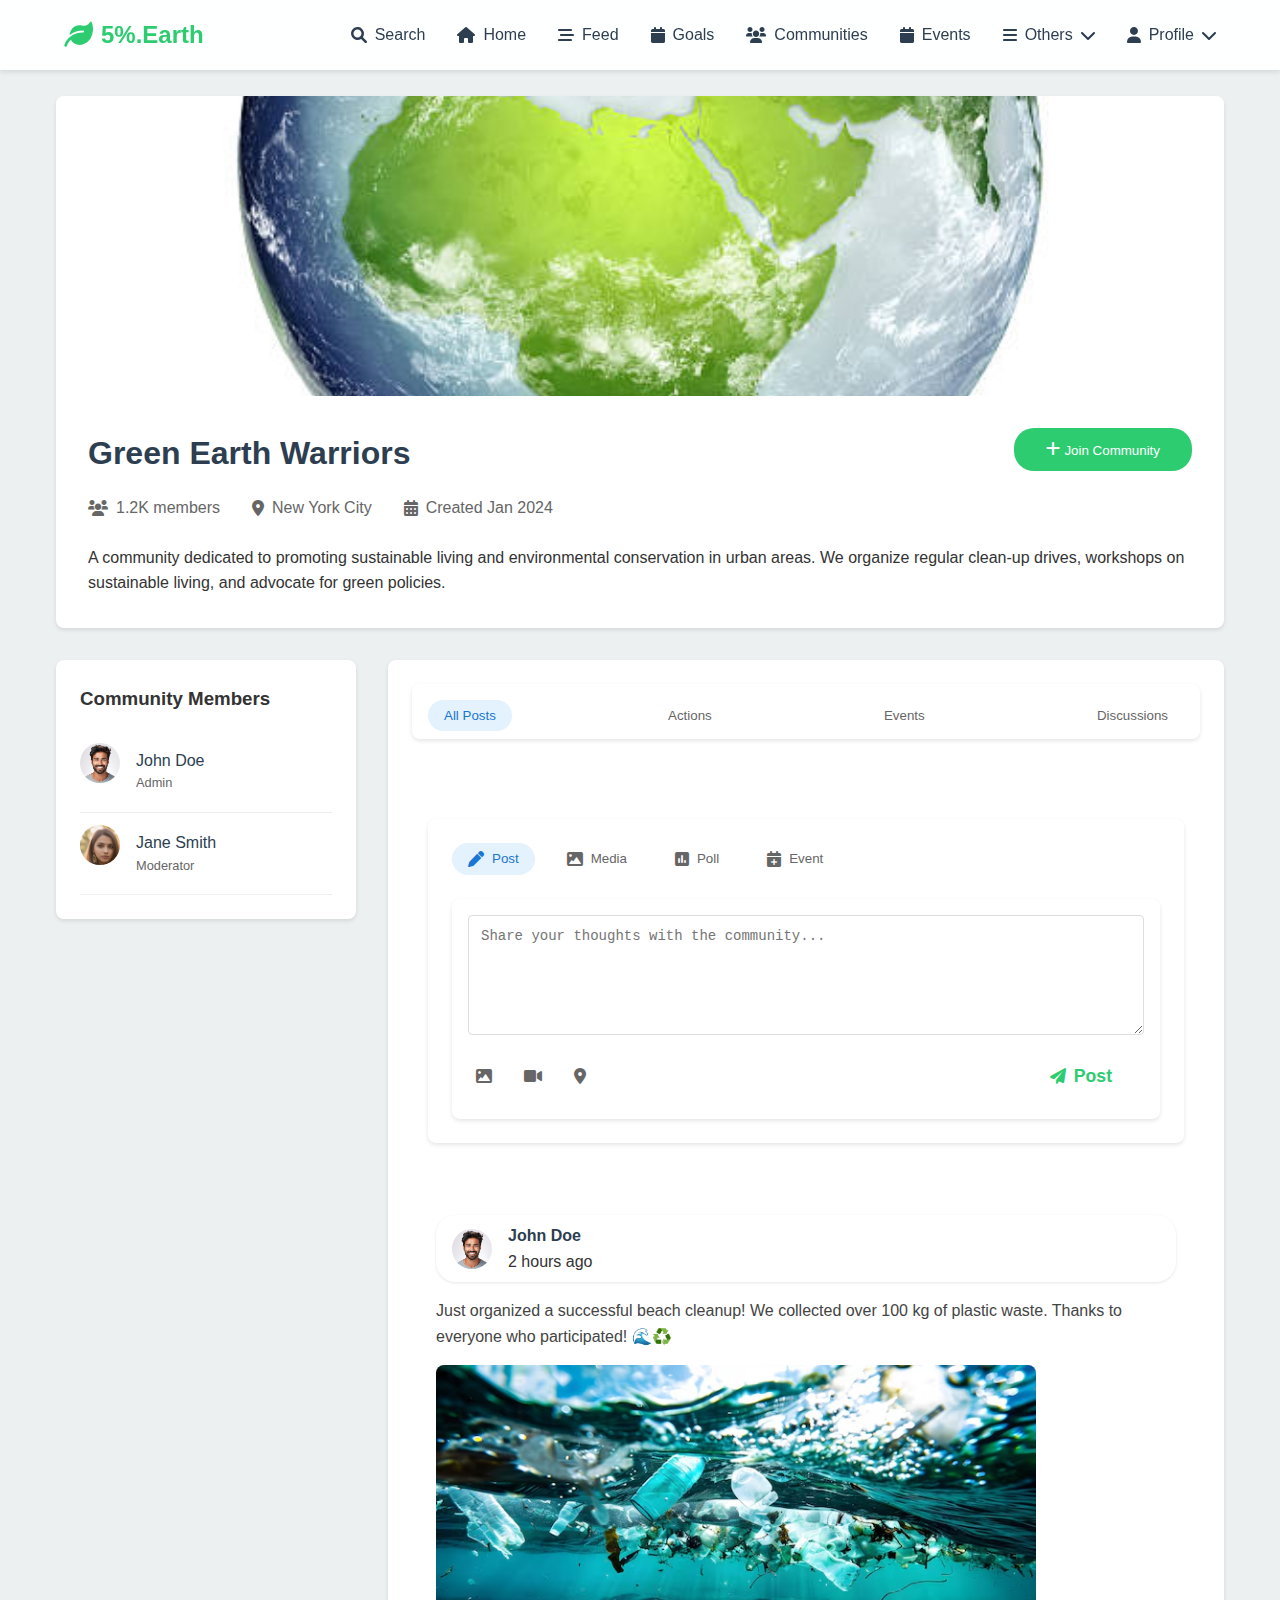
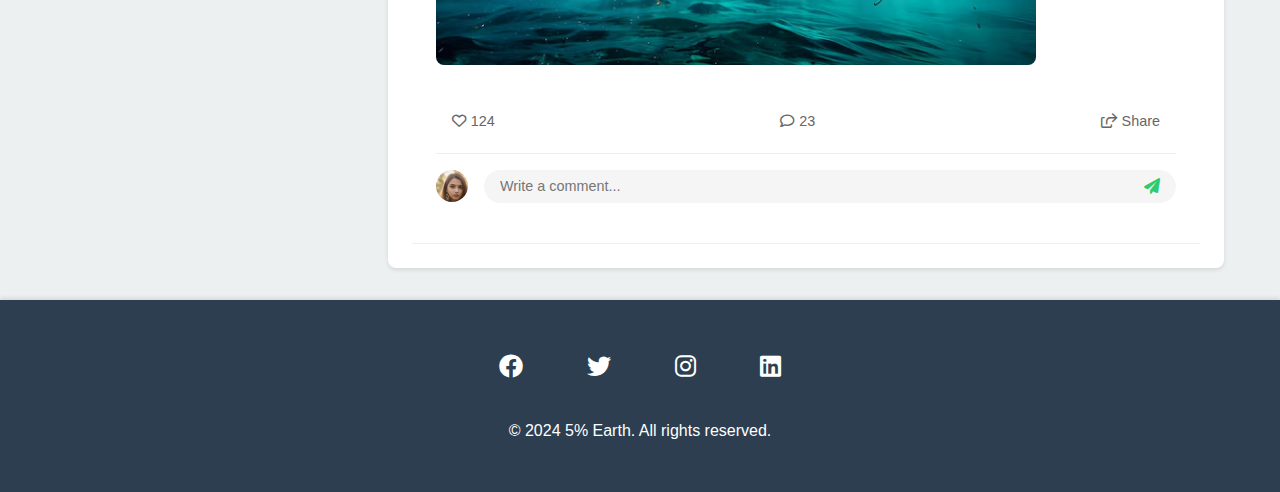
<file: community-details.html>
<!DOCTYPE html>
<html lang="en">
<head>
    <meta charset="UTF-8">
    <meta name="viewport" content="width=device-width, initial-scale=1.0">
    <title>Community Details - 5% Earth</title>
    <link rel="stylesheet" href="https://cdnjs.cloudflare.com/ajax/libs/font-awesome/6.0.0/css/all.min.css">
    <link rel="stylesheet" href="css/community.css">
    <link rel="stylesheet" href="css/style.css">
    <link rel="stylesheet" href="css/search.css">
    <link rel="stylesheet" href="css/dropdown.css">
    <link rel="stylesheet" href="css/community-list.css">
</head>
<body>
    <nav class="navbar">
        <a href="index.html" class="logo">
            <i class="fas fa-leaf"></i>
            <span>5%.Earth</span>
        </a>

        <div class="search-container">
            <input type="text" id="global-search" class="search-input" placeholder="Search...">
            <div id="search-results" class="search-results-container"></div>
        </div>
        <button class="mobile-menu-btn" onclick="toggleMobileMenu()">
            <i class="fas fa-bars"></i>
        </button>
        <ul class="nav-links">
            <li class="search-toggle"><a href="#"><i class="fas fa-search"></i> Search</a></li>
            <li><a href="index.html"><i class="fas fa-home"></i> Home</a></li>
            <li><a href="community.html"><i class="fas fa-stream"></i> Feed</a></li>
            <li><a href="goals.html"><i class="fas fa-calendar"></i> Goals</a></li>
            <li><a href="community-list.html"><i class="fas fa-users"></i> Communities</a></li>
            <li><a href="events.html"><i class="fas fa-calendar"></i> Events</a></li>
            <li class="others-dropdown">
                <a href="#"><i class="fas fa-bars"></i> Others<i class="fas fa-chevron-down"></i></a>
                <div class="others-dropdown-content">
                    <a href="green-projects.html"><i class="fas fa-seedling"></i> Green Projects</a>
                    <a href="organizations.html"><i class="fas fa-city"></i> Organizations</a>
                    <a href=""><i class="fas fa-book"></i> Courses</a>
                    <a href=""><i class="fas fa-users"></i> Users</a>
                    <a href=""><i class="fas fa-shopping-cart"></i> Products</a>
                    <a href=""><i class="fas fa-tools"></i> Services</a>
                </div>
            </li>
            <li class="profile-dropdown">
                <a href="#"><i class="fas fa-user"></i> Profile<i class="fas fa-chevron-down"></i></a>
                <div class="profile-dropdown-content">
                    <a href="myprofile.html"><i class="fas fa-user-circle"></i> My Profile</a>
                    <a href="myorganization.html"><i class="fas fa-building"></i> My Organization</a>
                    <a onclick="logout()" href="login.html"><i class="fas fa-sign-out"></i> Logout</a>
                </div>
            </li>
        </ul>
    </nav>

    <div class="community-details-container">
        <div class="community-header">
            <div class="community-cover-large" style="background-image: url('images/green-earth.jpg');"></div>
            <div class="community-details-info">
                <h1 class="community-title">Green Earth Warriors</h1>
                <div class="community-meta">
                    <div class="meta-item">
                        <i class="fas fa-users"></i>
                        <span>1.2K members</span>
                    </div>
                    <div class="meta-item">
                        <i class="fas fa-map-marker-alt"></i>
                        <span>New York City</span>
                    </div>
                    <div class="meta-item">
                        <i class="fas fa-calendar-alt"></i>
                        <span>Created Jan 2024</span>
                    </div>
                </div>
                <p>A community dedicated to promoting sustainable living and environmental conservation in urban areas. We organize regular clean-up drives, workshops on sustainable living, and advocate for green policies.</p>
                <button class="join-community-btn">
                    <i class="fas fa-plus"></i> Join Community
                </button>
            </div>
        </div>

        <div class="community-content">
            <div class="community-sidebar">
                <h3>Community Members</h3>
                <div class="members-list">
                    <div class="member-item">
                        <img src="images/profile-man.avif" alt="Member" class="member-avatar">
                        <div class="member-info">
                            <a href="#" class="member-name">John Doe</a>
                            <div class="member-role">Admin</div>
                        </div>
                    </div>
                    <div class="member-item">
                        <img src="images/profile-woman.png" alt="Member" class="member-avatar">
                        <div class="member-info">
                            <a href="#" class="member-name">Jane Smith</a>
                            <div class="member-role">Moderator</div>
                        </div>
                    </div>
                    <!-- More member items... -->
                </div>
            </div>

            <div class="community-feed">
                <div class="feed-filters">
                    <button class="filter-btn active">All Posts</button>
                    <button class="filter-btn">Actions</button>
                    <button class="filter-btn">Events</button>
                    <button class="filter-btn">Discussions</button>
                </div>

                <div class="create-post-section">
                    <div class="post-container">
                        <div class="post-types">
                            <button class="post-type-btn active">
                                <i class="fas fa-pen"></i> Post
                            </button>
                            <button class="post-type-btn">
                                <i class="fas fa-image"></i> Media
                            </button>
                            <button class="post-type-btn">
                                <i class="fas fa-poll"></i> Poll
                            </button>
                            <button class="post-type-btn">
                                <i class="fas fa-calendar-plus"></i> Event
                            </button>
                        </div>
                        <div class="post-editor active">
                            <textarea placeholder="Share your thoughts with the community..."></textarea>
                            <div class="post-actions">
                                <div class="media-actions">
                                    <button class="media-btn">
                                        <i class="fas fa-image"></i>
                                    </button>
                                    <button class="media-btn">
                                        <i class="fas fa-video"></i>
                                    </button>
                                    <button class="media-btn">
                                        <i class="fas fa-map-marker-alt"></i>
                                    </button>
                                </div>
                                <button class="primary-btn">
                                    <i class="fas fa-paper-plane"></i> Post
                                </button>
                            </div>
                        </div>
                    </div>
                </div>

                <div class="feed-posts">
                    <div class="feed-post">
                        <div class="post-header">
                            <img src="images/profile-man.avif" alt="User" class="user-avatar">
                            <div class="post-meta">
                                <a href="#" class="user-name">John Doe</a>
                                <div class="post-time">2 hours ago</div>
                            </div>
                        </div>
                        <div class="post-content">
                            <p>Just organized a successful beach cleanup! We collected over 100 kg of plastic waste. Thanks to everyone who participated! 🌊♻️</p>
                            <img src="images/ocean-conservation.avif" alt="Beach Cleanup" class="post-image">
                        </div>
                        <div class="post-actions">
                            <button class="action-btn">
                                <i class="far fa-heart"></i>
                                <span>124</span>
                            </button>
                            <button class="action-btn">
                                <i class="far fa-comment"></i>
                                <span>23</span>
                            </button>
                            <button class="action-btn">
                                <i class="far fa-share-square"></i>
                                <span>Share</span>
                            </button>
                        </div>
                        <div class="comments-section">
                            <div class="comment-input-area">
                                <img src="images/profile-woman.png" alt="User" class="user-avatar-small">
                                <div class="comment-input-wrapper">
                                    <input type="text" class="comment-input" placeholder="Write a comment...">
                                    <button class="comment-submit-btn">
                                        <i class="fas fa-paper-plane"></i>
                                    </button>
                                </div>
                            </div>
                        </div>
                    </div>
                    <!-- More feed posts... -->
                </div>
            </div>
        </div>
    </div>

    <footer>
        <div class="social-links">
            <a href="#"><i class="fab fa-facebook"></i></a>
            <a href="#"><i class="fab fa-twitter"></i></a>
            <a href="#"><i class="fab fa-instagram"></i></a>
            <a href="#"><i class="fab fa-linkedin"></i></a>
        </div>
        <p>&copy; 2024 5% Earth. All rights reserved.</p>
    </footer>

    <script src="js/app.js"></script>
    <script src="js/login.js"></script>
    <script src="js/search-toggle.js"></script>
    <script src="js/search.js"></script>
    <script src="js/community-details.js"></script>
</body>
</html>
</file>
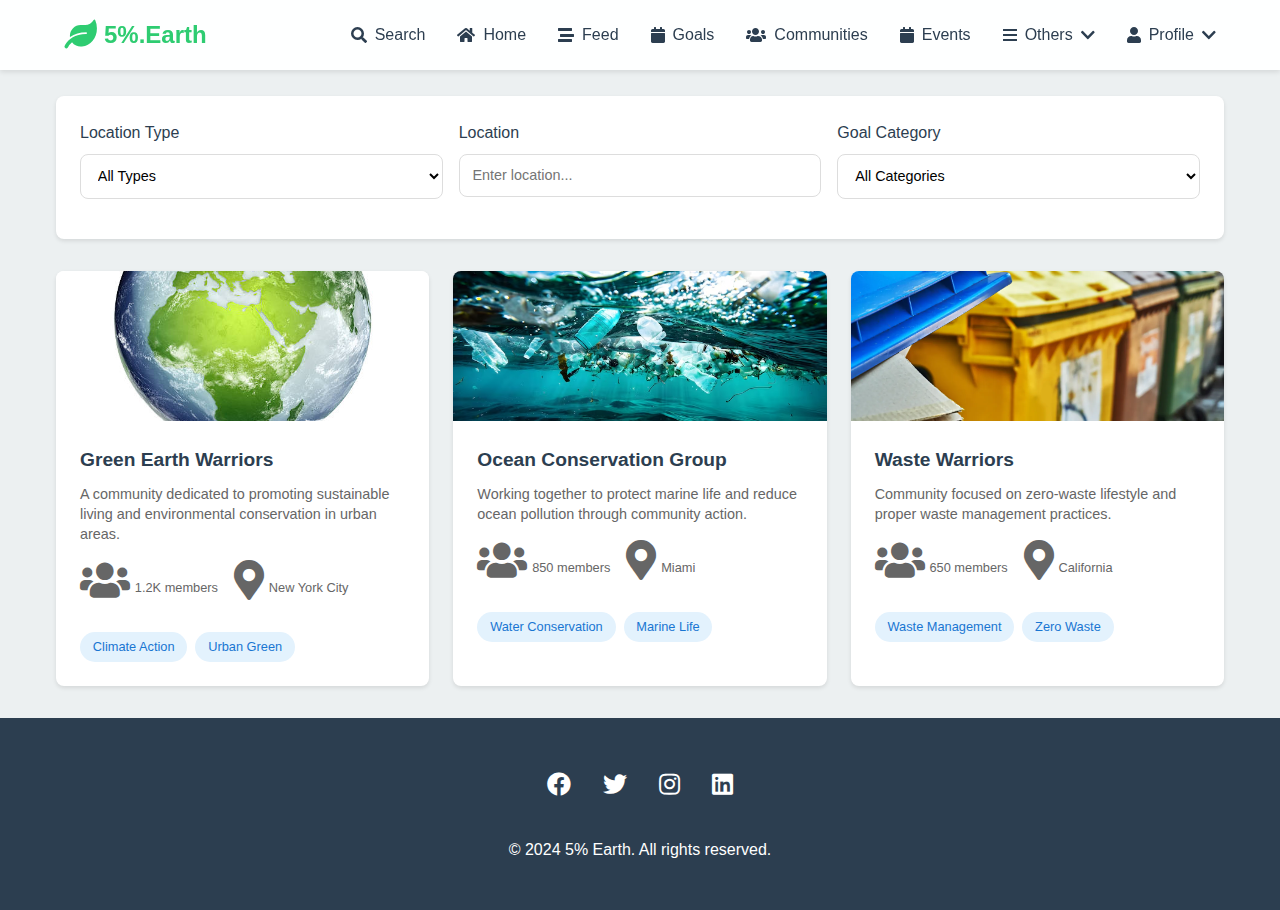
<file: community-list.html>
<!DOCTYPE html>
<html lang="en">
<head>
    <meta charset="UTF-8">
    <meta name="viewport" content="width=device-width, initial-scale=1.0">
    <title>Communities - 5% Earth</title>
    <link rel="stylesheet" href="https://cdnjs.cloudflare.com/ajax/libs/font-awesome/5.15.4/css/all.min.css">
    <link rel="stylesheet" href="css/style.css">
    <link rel="stylesheet" href="css/search.css">
    <link rel="stylesheet" href="css/dropdown.css">
    <link rel="stylesheet" href="css/community-list.css">
</head>
<body>
    <nav class="navbar">
        <a href="index.html" class="logo">
            <i class="fas fa-leaf"></i>
            <span>5%.Earth</span>
        </a>

        <div class="search-container">
            <input type="text" id="global-search" class="search-input" placeholder="Search...">
            <div id="search-results" class="search-results-container"></div>
        </div>
        <button class="mobile-menu-btn" onclick="toggleMobileMenu()">
            <i class="fas fa-bars"></i>
        </button>
        <ul class="nav-links">
            <li class="search-toggle"><a href="#"><i class="fas fa-search"></i> Search</a></li>
            <li><a href="index.html"><i class="fas fa-home"></i> Home</a></li>
            <li><a href="community.html"><i class="fas fa-stream"></i> Feed</a></li>
            <li><a href="goals.html"><i class="fas fa-calendar"></i> Goals</a></li>
            <li><a href="community-list.html"><i class="fas fa-users"></i> Communities</a></li>
            <li><a href="events.html"><i class="fas fa-calendar"></i> Events</a></li>
            <li class="others-dropdown">
                <a href="#"><i class="fas fa-bars"></i> Others<i class="fas fa-chevron-down"></i></a>
                <div class="others-dropdown-content">
                    <a href="green-projects.html"><i class="fas fa-seedling"></i> Green Projects</a>
                    <a href="organizations.html"><i class="fas fa-city"></i> Organizations</a>
                    <a href=""><i class="fas fa-book"></i> Courses</a>
                    <a href=""><i class="fas fa-users"></i> Users</a>
                    <a href=""><i class="fas fa-shopping-cart"></i> Products</a>
                    <a href=""><i class="fas fa-tools"></i> Services</a>
                </div>
            </li>
            <li class="profile-dropdown">
                <a href="#"><i class="fas fa-user"></i> Profile<i class="fas fa-chevron-down"></i></a>
                <div class="profile-dropdown-content">
                    <a href="myprofile.html"><i class="fas fa-user-circle"></i> My Profile</a>
                    <a href="myorganization.html"><i class="fas fa-building"></i> My Organization</a>
                    <a onclick="logout()" href="login.html"><i class="fas fa-sign-out"></i> Logout</a>
                </div>
            </li>
        </ul>
    </nav>

    <div class="community-list-container">
        <div class="community-search-filters">
            <div class="filter-row">
                <div class="filter-group">
                    <label for="location-type">Location Type</label>
                    <select id="location-type">
                        <option value="">All Types</option>
                        <option value="city">City</option>
                        <option value="region">Region</option>
                        <option value="country">Country</option>
                    </select>
                </div>
                <div class="filter-group">
                    <label for="location">Location</label>
                    <input type="text" id="location" placeholder="Enter location...">
                </div>
                <div class="filter-group">
                    <label for="goal-category">Goal Category</label>
                    <select id="goal-category">
                        <option value="">All Categories</option>
                        <option value="climate">Climate Action</option>
                        <option value="water">Water Conservation</option>
                        <option value="waste">Waste Management</option>
                        <option value="energy">Renewable Energy</option>
                    </select>
                </div>
            </div>
        </div>

        <div class="community-grid">
            <!-- Community Cards will be dynamically populated -->
            <div class="community-card">
                <div class="community-cover" style="background-image: url('images/green-earth.jpg');"></div>
                <div class="community-info">
                    <h3 class="community-name">Green Earth Warriors</h3>
                    <p class="community-description">A community dedicated to promoting sustainable living and environmental conservation in urban areas.</p>
                    <div class="community-stats">
                        <div class="stat-item">
                            <i class="fas fa-users"></i>
                            <span>1.2K members</span>
                        </div>
                        <div class="stat-item">
                            <i class="fas fa-map-marker-alt"></i>
                            <span>New York City</span>
                        </div>
                    </div>
                    <div class="community-tags">
                        <span class="community-tag">Climate Action</span>
                        <span class="community-tag">Urban Green</span>
                    </div>
                </div>
            </div>
            <!-- More community cards... -->
        </div>
    </div>

    <footer>
        <div class="social-links">
            <a href="#"><i class="fab fa-facebook"></i></a>
            <a href="#"><i class="fab fa-twitter"></i></a>
            <a href="#"><i class="fab fa-instagram"></i></a>
            <a href="#"><i class="fab fa-linkedin"></i></a>
        </div>
        <p>&copy; 2024 5% Earth. All rights reserved.</p>
    </footer>

    <script src="js/app.js"></script>
    <script src="js/login.js"></script>
    <script src="js/search-toggle.js"></script>
    <script src="js/search.js"></script>
    <script src="js/community-list.js"></script>
</body>
</html>
</file>
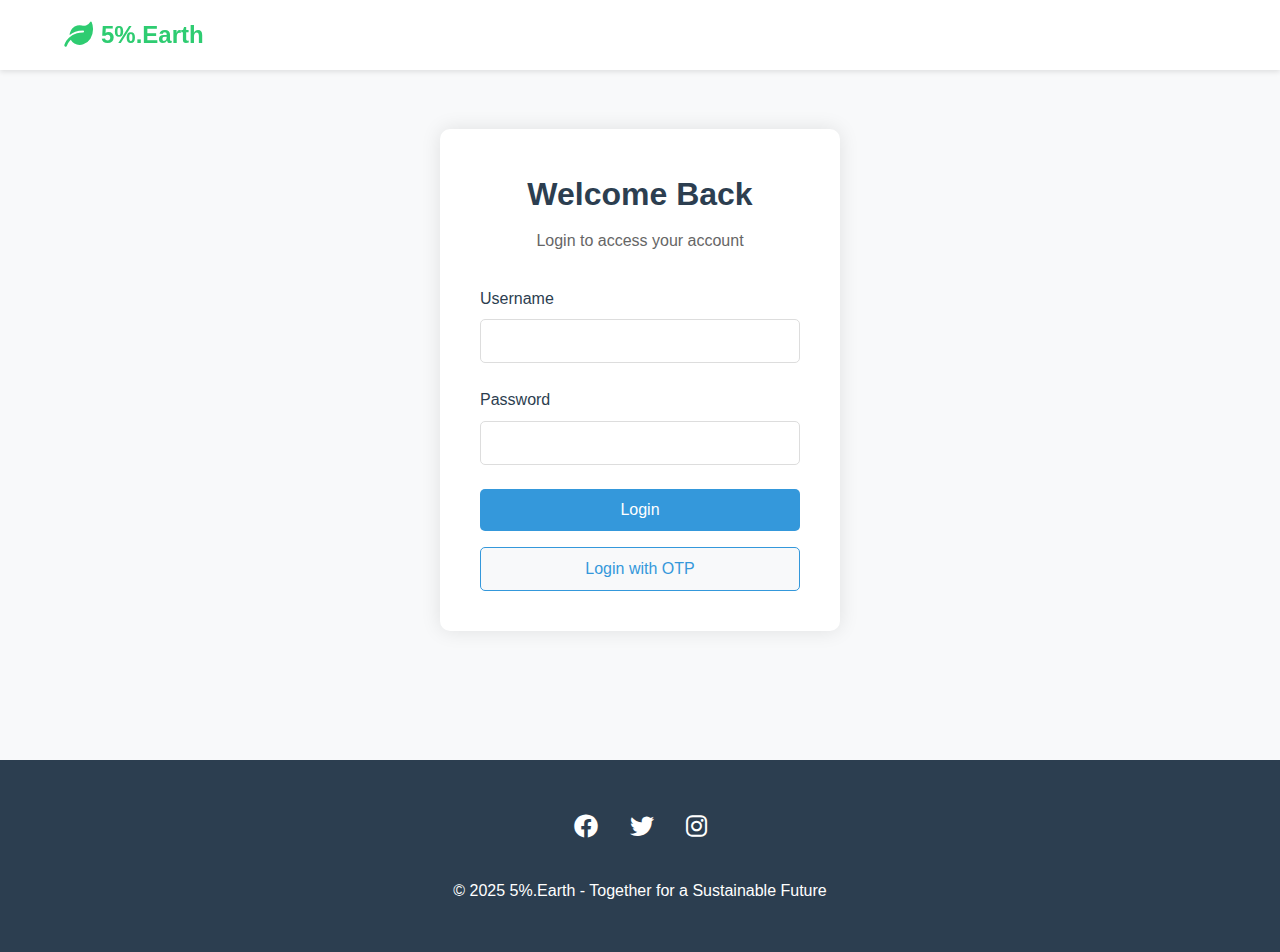
<file: community.html>
<!DOCTYPE html>
<html lang="en">
<head>
    <meta charset="UTF-8">
    <meta name="viewport" content="width=device-width, initial-scale=1.0">
    <meta name="description" content="5%.Earth Community - Connect with eco-warriors, share initiatives, and track your environmental impact.">
    <title>5%.Earth - Community - Environmental Action Network</title>
    <link rel="stylesheet" href="https://cdnjs.cloudflare.com/ajax/libs/font-awesome/6.0.0/css/all.min.css">
    <link rel="stylesheet" href="css/community.css">
    <link rel="stylesheet" href="css/style.css">
    <link rel="stylesheet" href="css/search.css">
    <link rel="stylesheet" href="css/dropdown.css">
    <link rel="stylesheet" href="css/goal-post.css">
    <link rel="stylesheet" href="css/goal-feed.css">
    <link rel="stylesheet" href="css/feed-filters.css">
</head>
<body>
    <header>
        <nav class="navbar">
            <a href="index.html" class="logo">
                <i class="fas fa-leaf"></i>
                <span>5%.Earth</span>
            </a>

            <div class="search-container">
                <input type="text" id="global-search" class="search-input" placeholder="Search...">
                <div id="search-results" class="search-results-container"></div>
            </div>
            <button class="mobile-menu-btn" onclick="toggleMobileMenu()">
                <i class="fas fa-bars"></i>
            </button>
            <ul class="nav-links">
                <li class="search-toggle"><a href="#"><i class="fas fa-search"></i> Search</a></li>
                <li><a href="index.html"><i class="fas fa-home"></i> Home</a></li>
                <li><a href="community.html"><i class="fas fa-stream"></i> Feed</a></li>
                <li><a href="goals.html"><i class="fas fa-calendar"></i> Goals</a></li>
                <li><a href="community-list.html"><i class="fas fa-users"></i> Communities</a></li>
                <li><a href="events.html"><i class="fas fa-calendar"></i> Events</a></li>
                <li class="others-dropdown">
                    <a href="#"><i class="fas fa-bars"></i> Others<i class="fas fa-chevron-down"></i></a>
                    <div class="others-dropdown-content">
                        <a href="green-projects.html"><i class="fas fa-seedling"></i> Green Projects</a>
                        <a href="organizations.html"><i class="fas fa-city"></i> Organizations</a>
                        <a href=""><i class="fas fa-book"></i> Courses</a>
                        <a href=""><i class="fas fa-users"></i> Users</a>
                        <a href=""><i class="fas fa-shopping-cart"></i> Products</a>
                        <a href=""><i class="fas fa-tools"></i> Services</a>
                    </div>
                </li>
                <li class="profile-dropdown">
                    <a href="#"><i class="fas fa-user"></i> Profile<i class="fas fa-chevron-down"></i></a>
                    <div class="profile-dropdown-content">
                        <a href="myprofile.html"><i class="fas fa-user-circle"></i> My Profile</a>
                        <a href="myorganization.html"><i class="fas fa-building"></i> My Organization</a>
                        <a onclick="logout()" href="login.html"><i class="fas fa-sign-out"></i> Logout</a>
                    </div>
                </li>
            </ul>
        </nav>
    </header>

    <main>
        <section id="create-post" class="create-post-section">
            <div class="post-header" onclick="toggleSection(this)">
                <h3>Create New Post</h3>
                <i class="fas fa-paper-plane toggle-icon"></i>
            </div>
            <div class="post-container">
                <div class="post-types">
                    <button class="post-type-btn active" data-type="quick-post">
                        <i class="fas fa-bolt"></i> Quick Action
                    </button>
                    <button class="post-type-btn" data-type="goal">
                        <i class="fas fa-bullseye"></i> Goal
                    </button>
                    <button class="post-type-btn" data-type="community-goal">
                        <i class="fas fa-users"></i> Community
                    </button>
                    <button class="post-type-btn" data-type="event">
                        <i class="fas fa-calendar-alt"></i> Event
                    </button>
                    <button class="post-type-btn" data-type="blog">
                        <i class="fas fa-blog"></i> Blog
                    </button>
                    <button class="post-type-btn" data-type="media">
                        <i class="fas fa-photo-video"></i> Media
                    </button>
                    <button class="post-type-btn" data-type="poll">
                        <i class="fas fa-poll"></i> Poll
                    </button>
                    <button class="post-type-btn" data-type="green-project">
                        <i class="fas fa-seedling"></i> Green Project
                    </button>
                </div>
                <div class="posting-identity-selector">
                    <select class="post-as-selector">
                        <option value="individual">Post as Yourself</option>
                        <option value="org1">Green Tech Solutions</option>
                        <option value="org2">Ocean Conservation Group</option>
                    </select>
                </div>
                <div class="post-editor quick-post-form active">
                    <input type="hidden" class="post-type-selector" value="quick-post">
                    <textarea placeholder="Share your eco-friendly initiative, sustainability tip, or environmental project..."></textarea>
                    <div class="goal-action-selectors">
                        <select id="quickPostGoal" class="goal-selector" onchange="toggleActionTypeSelector(this)">
                            <option value="">Link to a Goal (Optional)</option>
                            <!-- Goals will be dynamically populated -->
                        </select>
                        <select id="quickPostGoalAction" class="action-type-selector" style="display: none;">
                            <!-- Activities will be dynamically populated -->
                        </select>
                        <div id="quickPostGoalProgress"><div class="goal-progress-container" style="display: none;"></div></div>
                    </div>
                    <div class="post-actions">
                        <div class="media-actions">
                            <button class="media-btn" title="Add Photo">
                                <i class="fas fa-camera"></i>
                            </button>
                            <button class="media-btn" title="Add Video">
                                <i class="fas fa-video"></i>
                            </button>
                            <button class="media-btn" title="Add Location">
                                <i class="fas fa-map-marker-alt"></i>
                            </button>
                        </div>
                        <button id="quick-post-btn" class="primary-btn">
                            <i class="fas fa-paper-plane"></i>
                            Post
                        </button>
                    </div>
                </div>
                <div class="post-editor blog-post-form">
                    <input type="text" class="blog-title" placeholder="Enter your blog title...">
                    <input type="hidden" class="post-type-selector" value="blog">
                    <select class="blog-category">
                        <option value="">Select Category</option>
                        <option value="sustainability">Sustainability</option>
                        <option value="eco-living">Eco-Living</option>
                        <option value="climate-action">Climate Action</option>
                        <option value="conservation">Conservation</option>
                    </select>
                    <textarea class="blog-content" placeholder="Write your blog content here..."></textarea>
                    <div class="goal-action-selectors">
                        <select id="blogGoal" class="goal-selector" onchange="toggleActionTypeSelector(this)">
                            <option value="">Link to a Goal (Optional)</option>
                            <!-- Goals will be dynamically populated -->
                        </select>
                        <select id="blogGoalAction" class="action-type-selector" style="display: none;">
                            <!-- Activities will be dynamically populated -->
                        </select>
                        <div id="blogGoalProgress"><div class="goal-progress-container" style="display: none;"></div></div>
                    </div>
                    <div class="post-actions">
                        <div class="media-actions">
                            <button class="media-btn" title="Add Photo">
                                <i class="fas fa-camera"></i>
                            </button>
                            <button class="media-btn" title="Add Video">
                                <i class="fas fa-video"></i>
                            </button>
                        </div>
                        <button id="blog-post-btn" class="primary-btn">
                            <i class="fas fa-paper-plane"></i>
                            Post
                        </button>
                    </div>
                </div>
                <div class="post-editor media-post-form">
                    <div class="media-upload-area" id="mediaUploadArea">
                        <input type="hidden" class="post-type-selector" value="media">
                        <div class="upload-instructions">
                            <i class="fas fa-cloud-upload-alt"></i>
                            <p>Drag and drop your media files here<br>or click to select files</p>
                        </div>
                        <div class="media-previews" id="mediaPreviews"></div>
                    </div>
                    <textarea class="media-caption" placeholder="Write a caption for your media..."></textarea>
                    <div class="goal-action-selectors">
                        <select id="mediaGoal" class="goal-selector" onchange="toggleActionTypeSelector(this)">
                            <option value="">Link to a Goal (Optional)</option>
                            <!-- Goals will be dynamically populated -->
                        </select>
                        <select id="mediaGoalAction" class="action-type-selector" style="display: none;">
                            <!-- Activities will be dynamically populated -->
                        </select>
                        <div id="mediaGoalProgress"><div class="goal-progress-container" style="display: none;"></div></div>
                    </div>
                    <div class="post-actions">
                        <div class="media-actions">
                            <button class="media-btn" title="Add Location">
                                <i class="fas fa-map-marker-alt"></i>
                            </button>
                        </div>
                        <button id="media-post-btn" class="primary-btn">
                            <i class="fas fa-paper-plane"></i>
                            Post
                        </button>
                    </div>
                </div>
                <div class="post-editor poll-post-form">
                    <input type="text" class="poll-question" placeholder="Ask a question...">
                    <input type="hidden" class="post-type-selector" value="poll">
                    <div class="poll-options-container">
                        <div class="poll-option-input">
                            <input type="text" placeholder="Option 1" class="poll-option">
                            <button class="remove-option-btn" title="Remove Option"><i class="fas fa-times"></i></button>
                        </div>
                        <div class="poll-option-input">
                            <input type="text" placeholder="Option 2" class="poll-option">
                            <button class="remove-option-btn" title="Remove Option"><i class="fas fa-times"></i></button>
                        </div>
                    </div>
                    <button class="add-option-btn">
                        <i class="fas fa-plus"></i> Add Option
                    </button>
                    <div class="poll-settings">
                        <div class="poll-duration">
                            <label>Poll Duration:</label>
                            <select class="duration-select">
                                <option value="1">1 Day</option>
                                <option value="3">3 Days</option>
                                <option value="7">1 Week</option>
                                <option value="30">1 Month</option>
                            </select>
                        </div>
                        <div class="poll-type">
                            <label>
                                <input type="checkbox" class="multiple-choice-checkbox">
                                Allow multiple choices
                            </label>
                        </div>
                    </div>
                    <div class="goal-action-selectors">
                        <select id="pollGoal" class="goal-selector" onchange="toggleActionTypeSelector(this)">
                            <option value="">Link to a Goal (Optional)</option>
                            <!-- Goals will be dynamically populated -->
                        </select>
                        <select id="pollGoalAction" class="action-type-selector" style="display: none;">
                            <!-- Activities will be dynamically populated -->
                        </select>
                        <div id="pollGoalProgress"><div class="goal-progress-container" style="display: none;"></div></div>
                    </div>
                    <div class="post-actions">
                        <div class="media-actions">
                            
                        </div>
                        <button id="poll-post-btn" class="primary-btn">
                            <i class="fas fa-paper-plane"></i>
                            Post
                        </button>
                    </div>
                </div>
                <div class="post-editor event-post-form">
                    <div class="form-group">
                        <input type="text" id="eventTitle" class="event-input" placeholder="Event Title" required>
                    </div>
                    <input type="hidden" class="post-type-selector" value="event">
                    <div class="form-group">
                        <input type="date" id="eventDate" class="event-input" required>
                    </div>
                    <div class="form-group">
                        <input type="time" id="eventTime" class="event-input" required>
                    </div>
                    <div class="form-group">
                        <input type="text" id="eventLocation" class="event-input" placeholder="Location" required>
                    </div>
                    <div class="form-group">
                        <textarea id="eventDescription" class="event-input" placeholder="Event Description" required></textarea>
                    </div>
                    <div class="goal-action-selectors">
                        <select id="eventGoal" class="goal-selector" onchange="toggleActionTypeSelector(this)">
                            <option value="">Link to a Goal (Optional)</option>
                            <!-- Goals will be dynamically populated -->
                        </select>
                        <select id="eventGoalAction" class="action-type-selector" style="display: none;">
                            <!-- Activities will be dynamically populated -->
                        </select>
                        <div id="eventGoalProgress"><div class="goal-progress-container" style="display: none;"></div></div>
                    </div>
                    <div class="post-actions">
                        <div class="media-actions">
                            <button class="media-btn" title="Add Photo">
                                <i class="fas fa-camera"></i>
                            </button>
                            <button class="media-btn" title="Add Video">
                                <i class="fas fa-video"></i>
                            </button>
                            <button class="media-btn" title="Add Location">
                                <i class="fas fa-map-marker-alt"></i>
                            </button>
                        </div>
                        <button id="event-post-btn" class="primary-btn">
                            <i class="fas fa-paper-plane"></i>
                            Post
                        </button>
                    </div>
                </div>
                <div class="post-editor green-project-post-form">
                    <div class="form-group">
                        <input type="text" id="projectTitle" class="project-input" placeholder="Project Title" required>
                    </div>
                    <input type="hidden" class="post-type-selector" value="project">
                    <div class="form-group">
                        <textarea id="projectDescription" class="project-input" placeholder="Project Description" required></textarea>
                    </div>
                    <div class="form-group">
                        <textarea id="projectGoals" class="project-input" placeholder="Project Goals (List your key objectives)" required></textarea>
                    </div>
                    <div class="form-group">
                        <div class="timeline-inputs">
                            <input type="date" id="projectStartDate" class="project-input" required>
                            <input type="date" id="projectEndDate" class="project-input" required>
                        </div>
                    </div>
                    <div class="form-group">
                        <textarea id="projectResources" class="project-input" placeholder="Required Resources (Budget, materials, volunteers, etc.)" required></textarea>
                    </div>
                    <div class="goal-action-selectors">
                        <select id="projectGoal" class="goal-selector" onchange="toggleActionTypeSelector(this)">
                            <option value="">Link to a Goal (Optional)</option>
                            <!-- Goals will be dynamically populated -->
                        </select>
                        <select id="projectGoalAction" class="action-type-selector" style="display: none;">
                            <!-- Activities will be dynamically populated -->
                        </select>
                        <div id="projectGoalProgress"><div class="goal-progress-container" style="display: none;"></div></div>
                    </div>
                    <div class="post-actions">
                        <div class="media-actions">
                            <button class="media-btn" title="Add Photo">
                                <i class="fas fa-camera"></i>
                            </button>
                            <button class="media-btn" title="Add Video">
                                <i class="fas fa-video"></i>
                            </button>
                        </div>
                        <button id="green-project-post-btn" class="primary-btn">
                            <i class="fas fa-paper-plane"></i>
                            Post
                        </button>
                    </div>
                </div>
                <div class="post-editor goal-post-form">
                    <div class="form-group">
                        <input type="text" id="goalTitle" class="goal-input" placeholder="Goal Title" required>
                    </div>
                    <input type="hidden" class="post-type-selector" value="goal">
                    <div class="form-group">
                        <select id="goalCategory" class="goal-input" required>
                            <option value="">Select Goal Category</option>
                            <option value="carbon-reduction">Carbon Reduction</option>
                            <option value="waste-reduction">Waste Reduction</option>
                            <option value="energy-efficiency">Energy Efficiency</option>
                            <option value="water-conservation">Water Conservation</option>
                            <option value="biodiversity">Biodiversity</option>
                            <option value="sustainable-living">Sustainable Living</option>
                        </select>
                    </div>
                    <div class="form-group">
                        <textarea id="goalDescription" class="goal-input" placeholder="Describe your sustainability goal..." required></textarea>
                    </div>
                    <div class="form-group">
                        <input type="number" id="goalTarget" class="goal-input" placeholder="Target Value" required>
                        <select id="goalMetric" class="goal-input" required>
                            <option value="">Select Metric</option>
                            <option value="kg-co2">kg CO2</option>
                            <option value="kwh">kWh</option>
                            <option value="liters">Liters</option>
                            <option value="kg-waste">kg Waste</option>
                            <option value="trees">Trees</option>
                            <option value="custom">Custom</option>
                        </select>
                    </div>
                    <div class="form-group">
                        <div class="timeline-inputs">
                            <input type="date" id="goalStartDate" class="goal-input" required>
                            <input type="date" id="goalEndDate" class="goal-input" required>
                        </div>
                    </div>
                    <div class="form-group">
                        <textarea id="goalMilestones" class="goal-input" placeholder="Key milestones to achieve this goal..." required></textarea>
                    </div>
                    <div class="post-actions">
                        <div class="media-actions">
                            <button class="media-btn" title="Add Photo">
                                <i class="fas fa-camera"></i>
                            </button>
                            <button class="media-btn" title="Add Document">
                                <i class="fas fa-file-alt"></i>
                            </button>
                        </div>
                        <button id="goal-post-btn" class="primary-btn">
                            <i class="fas fa-paper-plane"></i>
                            Post
                        </button>
                    </div>
                </div>
                <div class="post-editor community-goal-post-form">
                    <input type="hidden" class="post-type-selector" value="community-goal">
                    <div class="form-group">
                        <input type="text" id="communityGoalTitle" class="goal-input" placeholder="Community Goal Title" required>
                    </div>
                    <div class="form-group">
                        <select id="communityGoalCategory" class="goal-input" required>
                            <option value="">Select Goal Category</option>
                            <option value="solar-panel">Solar Panel Installation</option>
                            <option value="waste-segregation">Waste Segregation</option>
                            <option value="lake-cleaning">Lake Cleaning</option>
                            <option value="tree-plantation">Tree Plantation</option>
                            <option value="plastic-free">Plastic-Free Community</option>
                            <option value="other">Other</option>
                        </select>
                    </div>
                    <div class="form-group">
                        <textarea id="communityGoalDescription" class="goal-input" placeholder="Describe your community goal..." required></textarea>
                    </div>
                    <div class="form-group">
                        <input type="number" id="targetParticipants" class="goal-input" placeholder="Target number of participants" required min="2">
                    </div>
                    <div class="form-group">
                        <div class="timeline-inputs">
                            <input type="date" id="communityGoalStartDate" class="goal-input" required>
                            <input type="date" id="communityGoalEndDate" class="goal-input" required>
                        </div>
                    </div>
                    <div class="form-group">
                        <textarea id="communityGoalMilestones" class="goal-input" placeholder="Key milestones to achieve this community goal..." required></textarea>
                    </div>
                    <div class="form-group">
                        <select id="communityGoalLocation" class="goal-input" required onchange="handleCommunityLocationChange()">
                            <option value="">Select Location Type</option>
                            <option value="neighborhood">Neighborhood</option>
                            <option value="city">City</option>
                            <option value="region">Region</option>
                            <option value="country">Country</option>
                            <option value="global">Global</option>
                        </select>
                        <input type="text" id="communityGoalLocationName" class="goal-input" style="display: none;" placeholder="Location Name">
                    </div>
                    <div class="post-actions">
                        <div class="media-actions">
                            <button class="media-btn" title="Add Photo">
                                <i class="fas fa-camera"></i>
                            </button>
                            <button class="media-btn" title="Add Document">
                                <i class="fas fa-file-alt"></i>
                            </button>
                            <button class="media-btn" title="Add Location">
                                <i class="fas fa-map-marker-alt"></i>
                            </button>
                        </div>
                        <button id="community-goal-post-btn" class="primary-btn">
                            <i class="fas fa-paper-plane"></i>
                            Post
                        </button>
                    </div>
                </div>
            </div>
        </section>

        <section id="feed" class="feed-section">
            <div class="post-header" id="feedFilterToggle" onclick="toggleSection(this)">
                <h3>Filters</h3>
                <i class="fas fa-filter toggle-icon"></i>
            </div>
            <div class="feed-filters">
                <div class="filter-row">
                    <div class="filter-section view-filter-section">
                        <div class="filter-title">
                            <i class="fas fa-eye"></i>
                            View
                        </div>
                        <div class="filter-content">
                            <button class="filter-btn active" data-filter="all">
                                <i class="fas fa-globe"></i> All
                            </button>
                            <button class="filter-btn" data-filter="my-posts">
                                <i class="fas fa-user"></i> My Posts
                            </button>
                            <button class="filter-btn" data-filter="following">
                                <i class="fas fa-user-friends"></i> Following
                            </button>
                            <button class="filter-btn" data-filter="trending">
                                <i class="fas fa-fire"></i> Trending
                            </button>
                        </div>
                    </div>
                </div>

                <div class="filter-row">
                    <div class="filter-section location-filter-section">
                        <div class="filter-title">
                            <i class="fas fa-map-marker-alt"></i>
                            Location
                        </div>
                        <div class="filter-content">
                            <select id="locationTypeFilter" class="filter-select">
                                <option value="all">All Locations</option>
                                <option value="Global">Global</option>
                                <option value="Country">Country</option>
                                <option value="Region">Region</option>
                                <option value="City">City</option>
                                <option value="Neighborhood">Neighborhood</option>
                            </select>
                            <div class="location-input-container">
                                <input type="text" id="locationInput" class="filter-search" placeholder="Enter location..." style="display: none;">
                                <div class="location-suggestions" id="locationSuggestions"></div>
                                <div id="selectedLocations" class="selected-locations"></div>
                            </div>
                        </div>
                    </div>
                </div>

                <div class="filter-row">
                    <div class="filter-section">
                        <div class="filter-title">Post Type</div>
                        <div class="filter-content">
                            <select id="postTypeFilter" class="filter-select">
                                <option value="all"><i class="fas fa-globe"></i>All Posts</option>
                                <option value="quick-post"><i class="fas fa-bolt"></i>Quick Posts</option>
                                <option value="goal"><i class="fas fa-bullseye"></i>Goals</option>
                                <option value="community"><i class="fas fa-users"></i>Community</option>
                                <option value="blog"><i class="fas fa-blog"></i>Blogs</option>
                                <option value="media"><i class="fas fa-photo-video"></i>Media</option>
                                <option value="poll"><i class="fas fa-poll"></i>Polls</option>
                                <option value="event"><i class="fas fa-calendar-alt"></i>Events</option>
                                <option value="green-project"><i class="fas fa-seedling"></i>Projects</option>
                            </select>
                        </div>
                    </div>
                    <div class="filter-section">
                        <div class="filter-title">Goal Category</div>
                        <div class="filter-content">
                            <select class="filter-select" id="goalCategoryFilter">
                                <option value="">Select Goal Category</option>
                                <option value="carbon-reduction">Carbon Reduction</option>
                                <option value="waste-reduction">Waste Reduction</option>
                                <option value="energy-efficiency">Energy Efficiency</option>
                            <option value="water-conservation">Water Conservation</option>
                            <option value="biodiversity">Biodiversity</option>
                            <option value="sustainable-living">Sustainable Living</option>
                        </select>
                    </div>
                    <div class="filter-section">
                        <div class="filter-title">Search</div>
                        <div class="filter-content">
                            <input type="text" class="filter-search" id="feedSearch" placeholder="Search in feed...">
                        </div>
                    </div>
                    <div class="feed-sort">
                        <select id="feed-sort-select">
                            <option value="recent">Most Recent</option>
                            <option value="popular">Most Popular</option>
                            <option value="impact">Highest Impact</option>
                        </select>
                    </div>
                </div>
            </div>
        </section>
        <section id="feed" class="feed-section">
            <div class="posts-container1">
                <!-- Posts will be dynamically loaded here -->
            </div>
             <!-- Goal Types Filter Card -->
             <div class="smart-filter-card goal-types-card">
                <h3>Interested in any of these Goals?</h3>
                <div class="filter-buttons-group" id="goalTypeFilter">
                    <button class="filter-tag-btn" data-value="renewable-energy">Renewable Energy</button>
                    <button class="filter-tag-btn" data-value="waste-reduction">Waste Reduction</button>
                    <button class="filter-tag-btn" data-value="water-conservation">Water Conservation</button>
                    <button class="filter-tag-btn" data-value="sustainable-transport">Sustainable Transport</button>
                    <button class="filter-tag-btn" data-value="eco-friendly-living">Eco-Friendly Living</button>
                </div>
            </div>
            <div class="posts-container2">
                <!-- Posts will be dynamically loaded here -->
            </div>
            <!-- Action Types Filter Card -->
            <div class="smart-filter-card action-types-card">
                <h3>Interested in any of these Action Types?</h3>
                <div class="filter-buttons-group" id="actionTypeFilter">
                    <button class="filter-tag-btn" data-value="individual">Individual Actions</button>
                    <button class="filter-tag-btn" data-value="community">Community Projects</button>
                    <button class="filter-tag-btn" data-value="education">Educational Content</button>
                    <button class="filter-tag-btn" data-value="innovation">Innovation & Technology</button>
                    <button class="filter-tag-btn" data-value="advocacy">Advocacy & Policy</button>
                </div>
            </div>
            <div class="posts-container3">
                <!-- Posts will be dynamically loaded here -->
            </div>
        </section>
    </main>

    <footer>
        <div class="social-links">
            <a href="#" title="Facebook"><i class="fab fa-facebook"></i></a>
            <a href="#" title="Twitter"><i class="fab fa-twitter"></i></a>
            <a href="#" title="Instagram"><i class="fab fa-instagram"></i></a>
        </div>
        <p>&copy; 2025 5%.Earth - Together for a Sustainable Future</p>
    </footer>

    <script src="js/app.js"></script>
    <script src="js/login.js"></script>
    <script src="js/search-toggle.js"></script>
    <script src="js/search.js"></script>
    <script src="js/content-feed.js"></script>
    <script src="js/comments.js"></script>
    <script src="js/follow-button.js"></script>
    <script src="js/community-goal-feed.js"></script>
    <script src="js/feed-filters.js"></script>
</body>
</html>
</file>
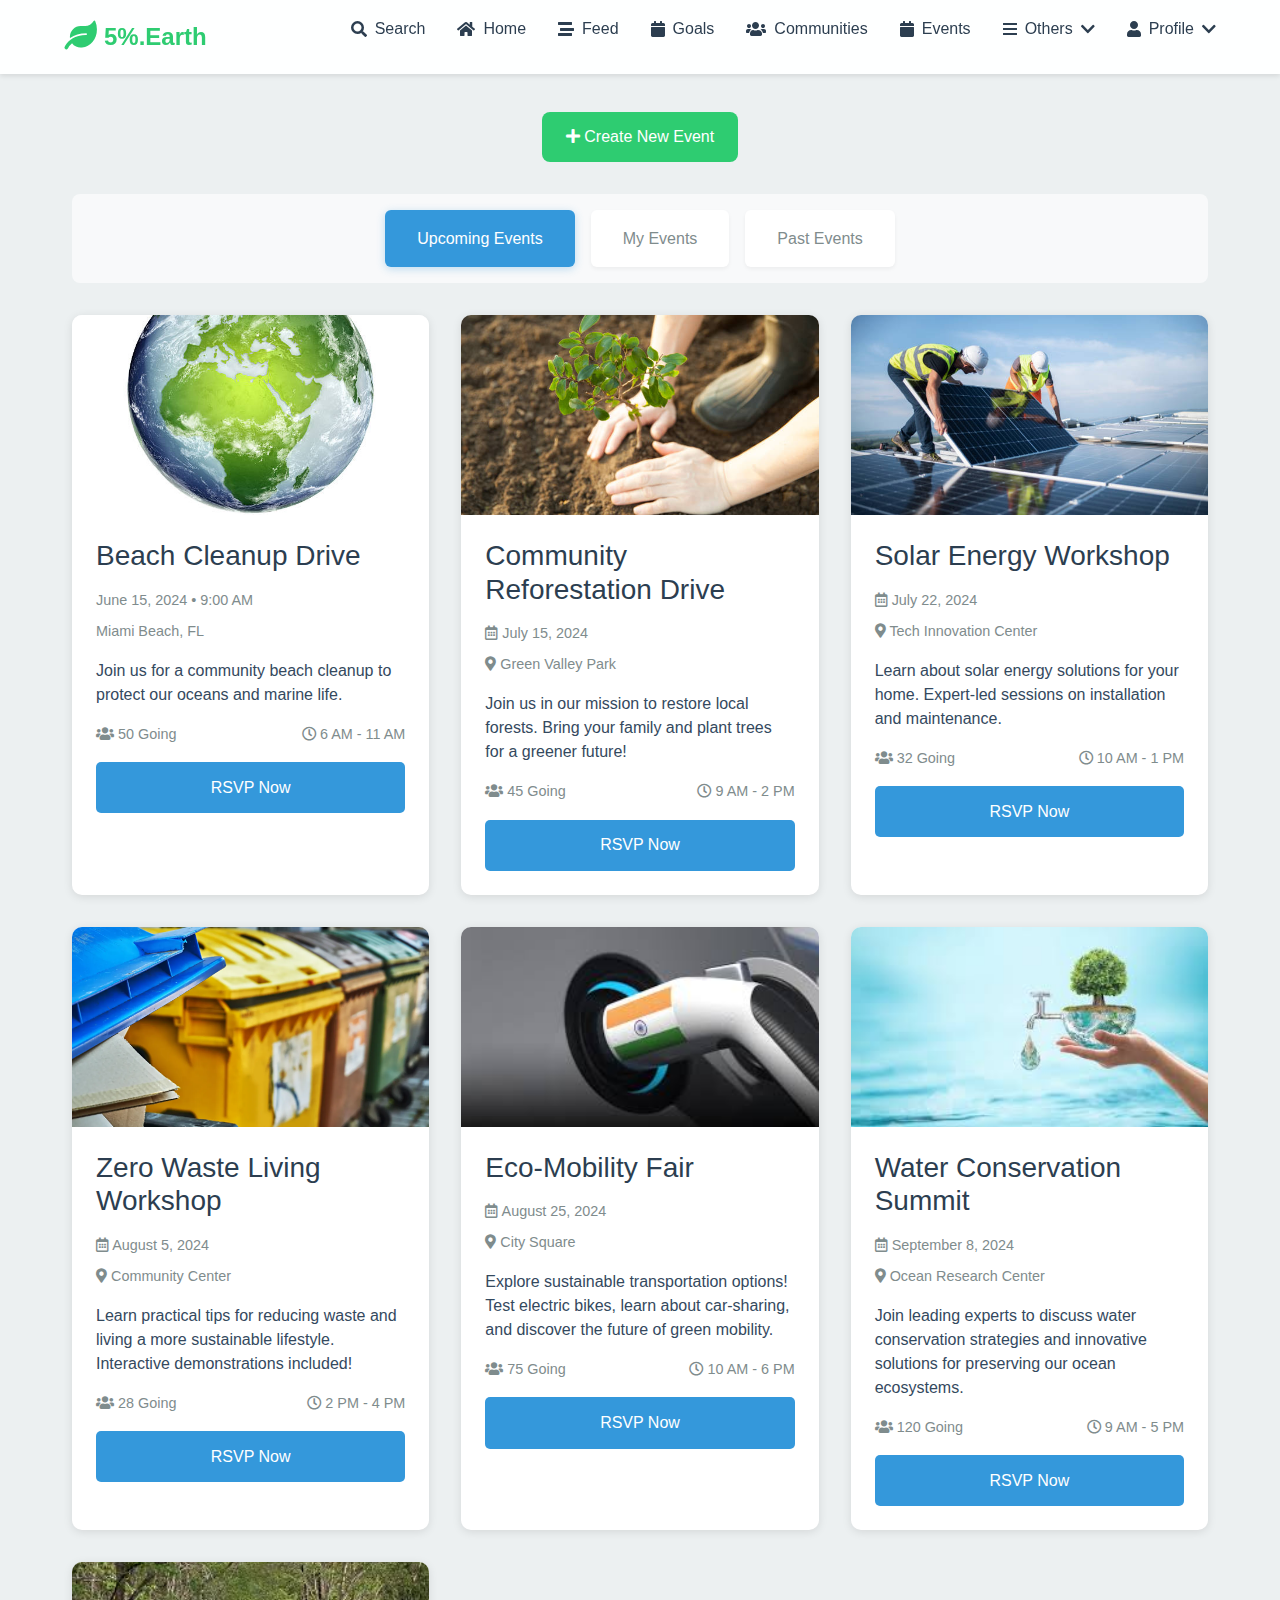
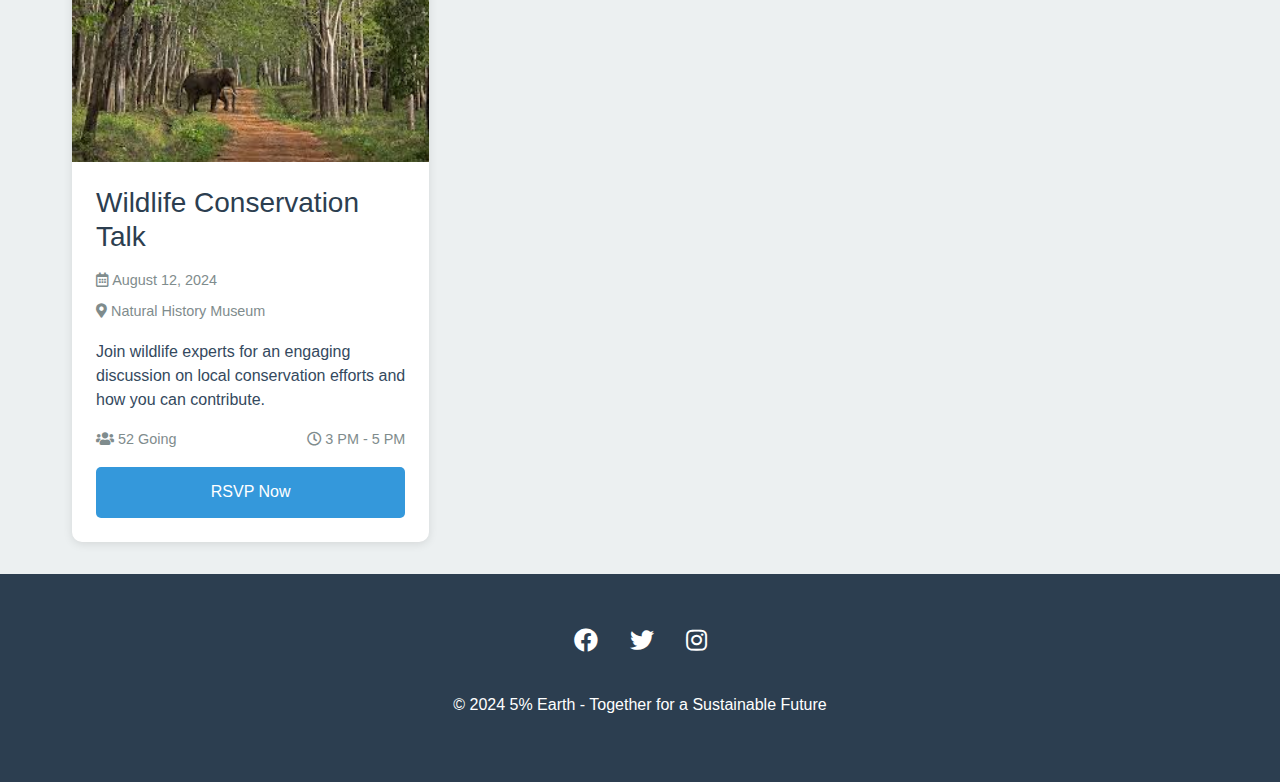
<file: events.html>
<!DOCTYPE html>
<html lang="en">
<head>
    <meta charset="UTF-8">
    <meta name="viewport" content="width=device-width, initial-scale=1.0">
    <title>5% Earth - Environmental Events</title>
    <link rel="stylesheet" href="https://cdnjs.cloudflare.com/ajax/libs/font-awesome/5.15.4/css/all.min.css">
    <link href="https://cdn.jsdelivr.net/npm/bootstrap@5.3.0/dist/css/bootstrap.min.css" rel="stylesheet">
    <link rel="stylesheet" href="css/style.css">
    <link rel="stylesheet" href="css/events.css">
    <link rel="stylesheet" href="css/search.css">
    <link rel="stylesheet" href="css/dropdown.css">
</head>
<body>
    <header>
        <nav class="navbar">
            <a href="index.html" class="logo">
                <i class="fas fa-leaf"></i>
                <span>5%.Earth</span>
            </a>

            <div class="search-container">
                <input type="text" id="global-search" class="search-input" placeholder="Search...">
                <div id="search-results" class="search-results-container"></div>
            </div>
            <button class="mobile-menu-btn" onclick="toggleMobileMenu()">
                <i class="fas fa-bars"></i>
            </button>
            <ul class="nav-links">
                <li class="search-toggle"><a href="#"><i class="fas fa-search"></i> Search</a></li>
                <li><a href="index.html"><i class="fas fa-home"></i> Home</a></li>
                <li><a href="community.html"><i class="fas fa-stream"></i> Feed</a></li>
                <li><a href="goals.html"><i class="fas fa-calendar"></i> Goals</a></li>
                <li><a href="community-list.html"><i class="fas fa-users"></i> Communities</a></li>
                <li><a href="events.html"><i class="fas fa-calendar"></i> Events</a></li>
                <li class="others-dropdown">
                    <a href="#"><i class="fas fa-bars"></i> Others<i class="fas fa-chevron-down"></i></a>
                    <div class="others-dropdown-content">
                        <a href="green-projects.html"><i class="fas fa-seedling"></i> Green Projects</a>
                        <a href="organizations.html"><i class="fas fa-city"></i> Organizations</a>
                        <a href=""><i class="fas fa-book"></i> Courses</a>
                        <a href=""><i class="fas fa-users"></i> Users</a>
                        <a href=""><i class="fas fa-shopping-cart"></i> Products</a>
                        <a href=""><i class="fas fa-tools"></i> Services</a>
                    </div>
                </li>
                <li class="profile-dropdown">
                    <a href="#"><i class="fas fa-user"></i> Profile<i class="fas fa-chevron-down"></i></a>
                    <div class="profile-dropdown-content">
                        <a href="myprofile.html"><i class="fas fa-user-circle"></i> My Profile</a>
                        <a href="myorganization.html"><i class="fas fa-building"></i> My Organization</a>
                        <a onclick="logout()" href="login.html"><i class="fas fa-sign-out"></i> Logout</a>
                    </div>
                </li>
            </ul>
        </nav>
    </header>

    <main class="events-page">
        <section class="create-event-section">
            <button class="create-event-btn" id="createEventBtn">
                <i class="fas fa-plus"></i> Create New Event
            </button>
        </section>

        <div class="events-tabs">
            <button class="tab-btn active" data-tab="upcoming-events">Upcoming Events</button>
            <button class="tab-btn" data-tab="my-events">My Events</button>
            <button class="tab-btn" data-tab="past-events">Past Events</button>
        </div>
        <div id="upcoming-events" class="tab-content">
            <div class="events-grid">
                <!-- Upcoming Event Card Example -->
                <div class="event-card">
                    <img src="images/green-earth.jpg" alt="Event Image">
                    <div class="event-info">
                        <h3>Beach Cleanup Drive</h3>
                        <div class="event-date">June 15, 2024 • 9:00 AM</div>
                        <div class="event-location">Miami Beach, FL</div>
                        <p class="event-description">Join us for a community beach cleanup to protect our oceans and marine life.</p>
                        <div class="event-stats">
                            <span><i class="fas fa-users"></i> 50 Going</span>
                            <span><i class="far fa-clock"></i> 6 AM - 11 AM</span>
                        </div>
                        <button class="rsvp-btn">RSVP Now</button>
                    </div>
                </div>
                <div class="event-card">
                    <img src="images/reforestation.jpg" alt="Reforestation Drive">
                    <div class="event-info">
                        <h3>Community Reforestation Drive</h3>
                        <p class="event-date"><i class="far fa-calendar-alt"></i> July 15, 2024</p>
                        <p class="event-location"><i class="fas fa-map-marker-alt"></i> Green Valley Park</p>
                        <p class="event-description">Join us in our mission to restore local forests. Bring your family and plant trees for a greener future!</p>
                        <div class="event-stats">
                            <span><i class="fas fa-users"></i> 45 Going</span>
                            <span><i class="far fa-clock"></i> 9 AM - 2 PM</span>
                        </div>
                        <button class="rsvp-btn">RSVP Now</button>
                    </div>
                </div>

                <div class="event-card">
                    <img src="images/solar-solutions.jpg" alt="Solar Workshop">
                    <div class="event-info">
                        <h3>Solar Energy Workshop</h3>
                        <p class="event-date"><i class="far fa-calendar-alt"></i> July 22, 2024</p>
                        <p class="event-location"><i class="fas fa-map-marker-alt"></i> Tech Innovation Center</p>
                        <p class="event-description">Learn about solar energy solutions for your home. Expert-led sessions on installation and maintenance.</p>
                        <div class="event-stats">
                            <span><i class="fas fa-users"></i> 32 Going</span>
                            <span><i class="far fa-clock"></i> 10 AM - 1 PM</span>
                        </div>
                        <button class="rsvp-btn">RSVP Now</button>
                    </div>
                </div>

                <div class="event-card">
                    <img src="images/waste-management.webp" alt="Waste Management Workshop">
                    <div class="event-info">
                        <h3>Zero Waste Living Workshop</h3>
                        <p class="event-date"><i class="far fa-calendar-alt"></i> August 5, 2024</p>
                        <p class="event-location"><i class="fas fa-map-marker-alt"></i> Community Center</p>
                        <p class="event-description">Learn practical tips for reducing waste and living a more sustainable lifestyle. Interactive demonstrations included!</p>
                        <div class="event-stats">
                            <span><i class="fas fa-users"></i> 28 Going</span>
                            <span><i class="far fa-clock"></i> 2 PM - 4 PM</span>
                        </div>
                        <button class="rsvp-btn">RSVP Now</button>
                    </div>
                </div>

                <div class="event-card">
                    <img src="images/eco-mobility.jpeg" alt="Sustainable Transportation">
                    <div class="event-info">
                        <h3>Eco-Mobility Fair</h3>
                        <p class="event-date"><i class="far fa-calendar-alt"></i> August 25, 2024</p>
                        <p class="event-location"><i class="fas fa-map-marker-alt"></i> City Square</p>
                        <p class="event-description">Explore sustainable transportation options! Test electric bikes, learn about car-sharing, and discover the future of green mobility.</p>
                        <div class="event-stats">
                            <span><i class="fas fa-users"></i> 75 Going</span>
                            <span><i class="far fa-clock"></i> 10 AM - 6 PM</span>
                        </div>
                        <button class="rsvp-btn">RSVP Now</button>
                    </div>
                </div>

                <div class="event-card">
                    <img src="images/water-conservation.jpeg" alt="Water Conservation">
                    <div class="event-info">
                        <h3>Water Conservation Summit</h3>
                        <p class="event-date"><i class="far fa-calendar-alt"></i> September 8, 2024</p>
                        <p class="event-location"><i class="fas fa-map-marker-alt"></i> Ocean Research Center</p>
                        <p class="event-description">Join leading experts to discuss water conservation strategies and innovative solutions for preserving our ocean ecosystems.</p>
                        <div class="event-stats">
                            <span><i class="fas fa-users"></i> 120 Going</span>
                            <span><i class="far fa-clock"></i> 9 AM - 5 PM</span>
                        </div>
                        <button class="rsvp-btn">RSVP Now</button>
                    </div>
                </div>

                <div class="event-card">
                    <img src="images/wildlife-sanctuary.jpeg" alt="Wildlife Conservation">
                    <div class="event-info">
                        <h3>Wildlife Conservation Talk</h3>
                        <p class="event-date"><i class="far fa-calendar-alt"></i> August 12, 2024</p>
                        <p class="event-location"><i class="fas fa-map-marker-alt"></i> Natural History Museum</p>
                        <p class="event-description">Join wildlife experts for an engaging discussion on local conservation efforts and how you can contribute.</p>
                        <div class="event-stats">
                            <span><i class="fas fa-users"></i> 52 Going</span>
                            <span><i class="far fa-clock"></i> 3 PM - 5 PM</span>
                        </div>
                        <button class="rsvp-btn">RSVP Now</button>
                    </div>
                </div>
            </div>
        </div>

        <div id="past-events" class="tab-content">
            <div class="events-grid">
                <!-- Past Event Card Example -->
                <div class="event-card">
                    <img src="images/reforestation.jpg" alt="Event Image">
                    <div class="event-info">
                        <h3>Tree Planting Initiative</h3>
                        <div class="event-date">May 1, 2024 • 10:00 AM</div>
                        <div class="event-location">Central Park, NY</div>
                        <p class="event-description">Successfully planted 100 trees with the help of our amazing community.</p>
                        <div class="event-gallery">
                            <img src="images/green-earth.jpg" alt="Event Photo 1">
                            <img src="images/green-earth.jpg" alt="Event Photo 2">
                        </div>
                        <div class="event-interactions">
                            <button class="like-btn">❤️ 125 Likes</button>
                            <button class="comment-btn">💬 48 Comments</button>
                        </div>
                    </div>
                </div>

                <div class="event-card">
                    <img src="images/waste-management.webp" alt="Recycling Workshop">
                    <div class="event-info">
                        <h3>Community Recycling Workshop</h3>
                        <div class="event-date">April 22, 2024 • 2:00 PM</div>
                        <div class="event-location">Community Center, Seattle, WA</div>
                        <p class="event-description">Educated 200+ participants about proper recycling techniques and waste reduction strategies.</p>
                        <div class="event-gallery">
                            <img src="images/waste-management.jpeg" alt="Workshop Photo 1">
                            <img src="images/waste-management.webp" alt="Workshop Photo 2">
                        </div>
                        <div class="event-interactions">
                            <button class="like-btn">❤️ 98 Likes</button>
                            <button class="comment-btn">💬 35 Comments</button>
                        </div>
                    </div>
                </div>

                <div class="event-card">
                    <img src="images/ocean-conservation.avif" alt="Beach Cleanup">
                    <div class="event-info">
                        <h3>Coastal Cleanup Day</h3>
                        <div class="event-date">March 15, 2024 • 8:00 AM</div>
                        <div class="event-location">Venice Beach, CA</div>
                        <p class="event-description">Collected over 500kg of plastic waste from our beaches with 150 volunteers.</p>
                        <div class="event-gallery">
                            <img src="images/ocean-clan.webp" alt="Cleanup Photo 1">
                            <img src="images/water-conservation.jpeg" alt="Cleanup Photo 2">
                        </div>
                        <div class="event-interactions">
                            <button class="like-btn">❤️ 203 Likes</button>
                            <button class="comment-btn">💬 67 Comments</button>
                        </div>
                    </div>
                </div>

                <div class="event-card">
                    <img src="images/solar-farm.jpeg" alt="Solar Energy Workshop">
                    <div class="event-info">
                        <h3>Renewable Energy Symposium</h3>
                        <div class="event-date">February 28, 2024 • 9:30 AM</div>
                        <div class="event-location">Tech Hub, Austin, TX</div>
                        <p class="event-description">Industry experts shared insights on renewable energy adoption and sustainable practices.</p>
                        <div class="event-gallery">
                            <img src="images/solar-solutions.jpg" alt="Symposium Photo 1">
                            <img src="images/solar-farm.jpeg" alt="Symposium Photo 2">
                        </div>
                        <div class="event-interactions">
                            <button class="like-btn">❤️ 167 Likes</button>
                            <button class="comment-btn">💬 52 Comments</button>
                        </div>
                    </div>
                </div>
            </div>
        </div>
        <div id="my-events" class="tab-content">
            <div class="events-grid">
                <!-- My Events will be dynamically populated here -->
            </div>
        </div>
    </main>

    <div class="modal" id="createEventModal">
        <div class="modal-content">
            <span class="close-btn">&times;</span>
            <h2>Create New Event</h2>
            <form id="createEventForm">
                <div class="form-group">
                    <label for="eventTitle">Event Title</label>
                    <input type="text" id="eventTitle" required>
                </div>
                <div class="form-group">
                    <label for="eventDate">Date</label>
                    <input type="date" id="eventDate" required>
                </div>
                <div class="form-group">
                    <label for="eventTime">Time</label>
                    <input type="time" id="eventTime" required>
                </div>
                <div class="form-group">
                    <label for="eventLocation">Location</label>
                    <input type="text" id="eventLocation" required>
                </div>
                <div class="form-group">
                    <label for="eventDescription">Description</label>
                    <textarea id="eventDescription" required></textarea>
                </div>
                <div class="form-group">
                    <label for="eventImage">Event Image</label>
                    <input type="file" id="eventImage" accept="image/*">
                </div>
                <button type="submit" class="submit-btn">Create Event</button>
            </form>
        </div>
    </div>

    <div class="modal">
        <div class="modal-content">
            <span class="close-btn">&times;</span>
            <h2>Create New Event</h2>
            <form id="createEventForm">
                <div class="form-group">
                    <label for="eventTitle">Event Title</label>
                    <input type="text" id="eventTitle" required>
                </div>
                <div class="form-group">
                    <label for="eventDate">Date</label>
                    <input type="date" id="eventDate" required>
                </div>
                <div class="form-group">
                    <label for="eventTime">Time</label>
                    <input type="time" id="eventTime" required>
                </div>
                <div class="form-group">
                    <label for="eventLocation">Location</label>
                    <input type="text" id="eventLocation" required>
                </div>
                <div class="form-group">
                    <label for="eventDescription">Description</label>
                    <textarea id="eventDescription" required></textarea>
                </div>
                <div class="form-group">
                    <label for="eventImage">Event Image</label>
                    <input type="file" id="eventImage" accept="image/*">
                </div>
                <button type="submit" class="submit-btn">Create Event</button>
            </form>
        </div>
    </div>

    <footer>
        <div class="social-links">
            <a href="#" title="Facebook"><i class="fab fa-facebook"></i></a>
            <a href="#" title="Twitter"><i class="fab fa-twitter"></i></a>
            <a href="#" title="Instagram"><i class="fab fa-instagram"></i></a>
        </div>
        <p>&copy; 2024 5% Earth - Together for a Sustainable Future</p>
    </footer>

    <script src="https://code.jquery.com/jquery-3.6.0.min.js"></script>
    <script src="js/login.js"></script>
    <script src="js/app.js"></script>
    <script src="js/events.js"></script>
    <script src="js/events-tabs.js"></script>
    <script src="js/my-events.js"></script>
    <script src="js/search.js"></script>
    <script src="js/search-toggle.js" defer></script>
</body>
</html>
</file>
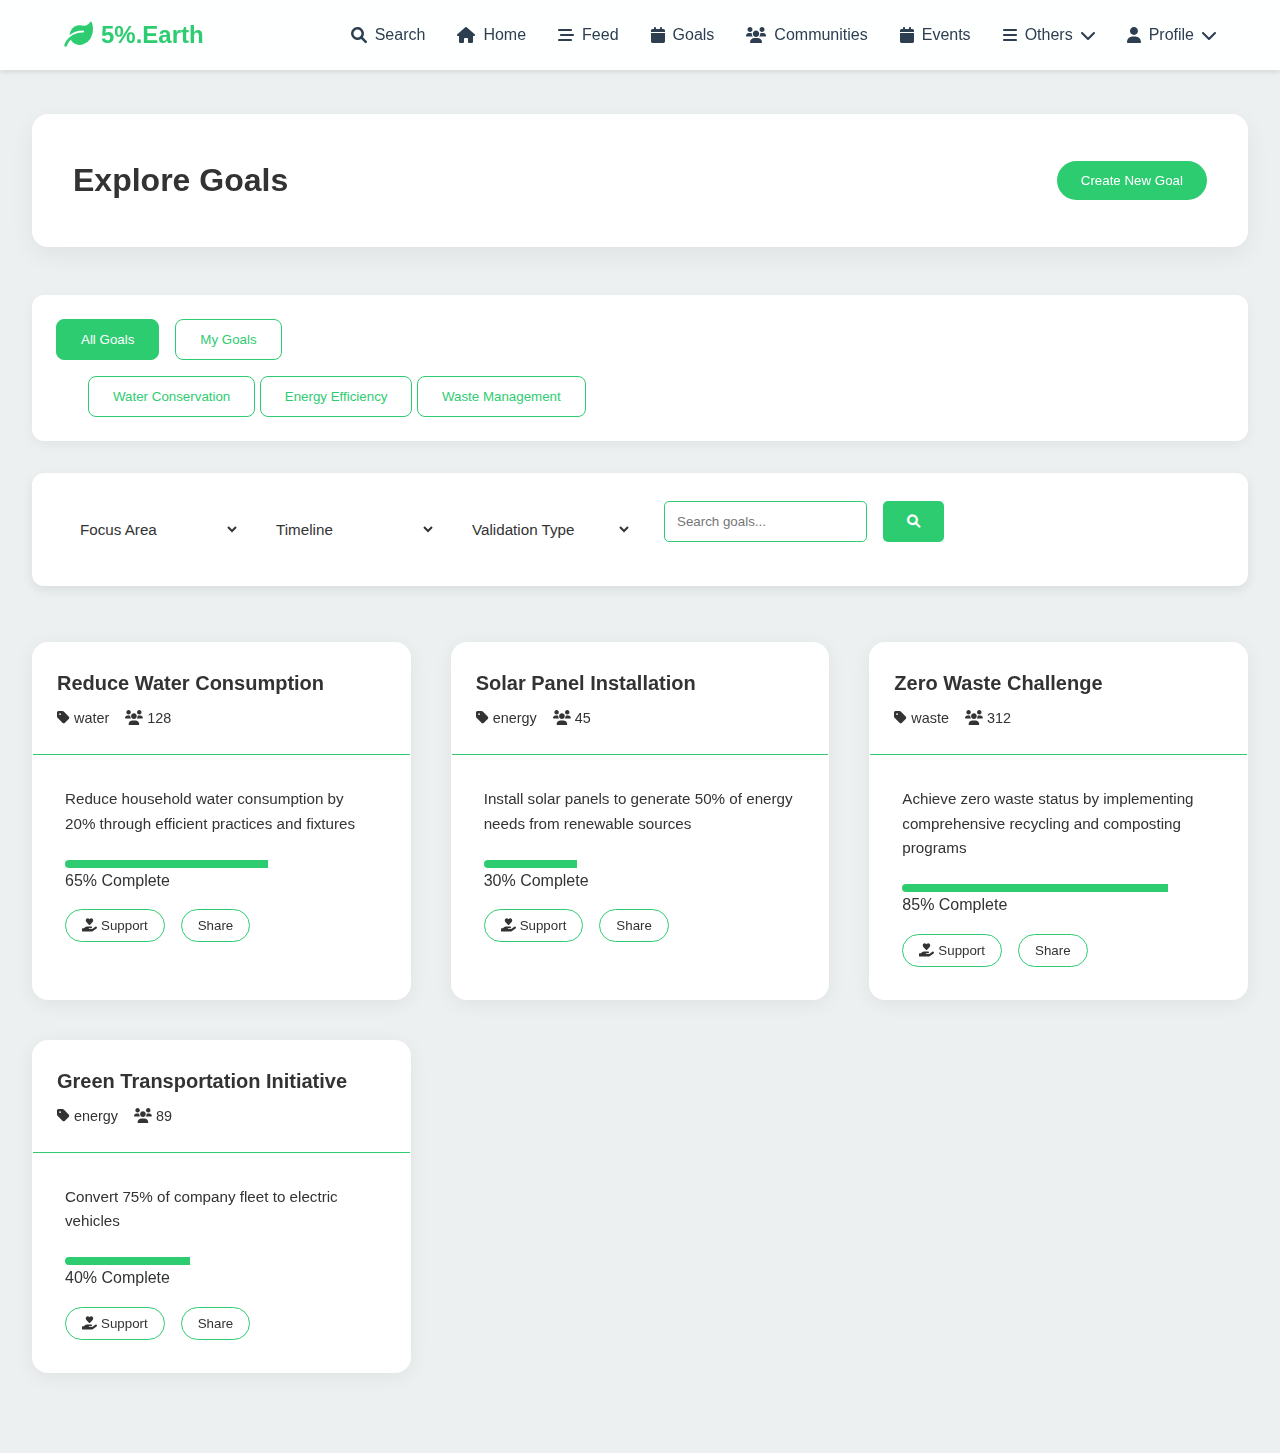
<file: goals.html>
<!DOCTYPE html>
<html lang="en">
<head>
    <meta charset="UTF-8">
    <meta name="viewport" content="width=device-width, initial-scale=1.0">
    <title>Goals - 5%.Earth</title>
    <link rel="stylesheet" href="https://cdnjs.cloudflare.com/ajax/libs/font-awesome/6.0.0/css/all.min.css">
    <link rel="stylesheet" href="css/style.css">
    <link rel="stylesheet" href="css/search.css">
    <link rel="stylesheet" href="css/dropdown.css">
    <link rel="stylesheet" href="css/goals.css">
    <link rel="stylesheet" href="css/activity-modal.css">
</head>
<body>
    <header>
        <nav class="navbar">
            <a href="index.html" class="logo">
                <i class="fas fa-leaf"></i>
                <span>5%.Earth</span>
            </a>

            <div class="search-container">
                <input type="text" id="global-search" class="search-input" placeholder="Search...">
                <div id="search-results" class="search-results-container"></div>
            </div>
            <button class="mobile-menu-btn" onclick="toggleMobileMenu()">
                <i class="fas fa-bars"></i>
            </button>
            <ul class="nav-links">
                <li class="search-toggle"><a href="#"><i class="fas fa-search"></i> Search</a></li>
                <li><a href="index.html"><i class="fas fa-home"></i> Home</a></li>
                <li><a href="community.html"><i class="fas fa-stream"></i> Feed</a></li>
                <li><a href="goals.html"><i class="fas fa-calendar"></i> Goals</a></li>
                <li><a href="community-list.html"><i class="fas fa-users"></i> Communities</a></li>
                <li><a href="events.html"><i class="fas fa-calendar"></i> Events</a></li>
                <li class="others-dropdown">
                    <a href="#"><i class="fas fa-bars"></i> Others<i class="fas fa-chevron-down"></i></a>
                    <div class="others-dropdown-content">
                        <a href="green-projects.html"><i class="fas fa-seedling"></i> Green Projects</a>
                        <a href="organizations.html"><i class="fas fa-city"></i> Organizations</a>
                        <a href=""><i class="fas fa-book"></i> Courses</a>
                        <a href=""><i class="fas fa-users"></i> Users</a>
                        <a href=""><i class="fas fa-shopping-cart"></i> Products</a>
                        <a href=""><i class="fas fa-tools"></i> Services</a>
                    </div>
                </li>
                <li class="profile-dropdown">
                    <a href="#"><i class="fas fa-user"></i> Profile<i class="fas fa-chevron-down"></i></a>
                    <div class="profile-dropdown-content">
                        <a href="myprofile.html"><i class="fas fa-user-circle"></i> My Profile</a>
                        <a href="myorganization.html"><i class="fas fa-building"></i> My Organization</a>
                        <a onclick="logout()" href="login.html"><i class="fas fa-sign-out"></i> Logout</a>
                    </div>
                </li>
            </ul>
        </nav>
    </header>

    <main class="goals-container">
        <div class="goals-header">
            <h1>Explore Goals</h1>
            <button id="createGoalBtn" class="create-btn">Create New Goal</button>
        </div>
        <div class="goals-hierarchy-tabs">
            <div class="goals-tabs">
                <div class="goals-tabs-button-group" role="tablist" aria-label="Goal categories">
                    <button class="goals-tab-btn active" data-tab="all-goals" role="tab" aria-selected="true" aria-controls="all-goals">All Goals</button>
                    <button class="goals-tab-btn" data-tab="my-goals" role="tab" aria-selected="false" aria-controls="my-goals">My Goals</button>
                </div>
            </div>
            <div class="goal-type-tabs">
                <div class="goals-type-tabs-button-group" role="tablist" aria-label="Goal types">
                    <button class="goals-type-tab-btn" data-value="water" role="tab">Water Conservation</button>
                    <button class="goals-type-tab-btn" data-value="energy" role="tab">Energy Efficiency</button>
                    <button class="goals-type-tab-btn" data-value="waste" role="tab">Waste Management</button>
                </div>
            </div>
        </div>

        <div class="goals-filters">
            <div class="filter-options">
                <select id="focusArea">
                    <option value="">Focus Area</option>
                    <option value="individual">Individual</option>
                    <option value="organization">Organization</option>
                    <option value="community">Community</option>
                </select>
                <select id="timeline">
                    <option value="">Timeline</option>
                    <option value="short">Short-term</option>
                    <option value="medium">Medium-term</option>
                    <option value="long">Long-term</option>
                </select>
                <select id="validation">
                    <option value="">Validation Type</option>
                    <option value="self">Self</option>
                    <option value="crowd">Crowdsourced</option>
                    <option value="ai">AI-based</option>
                    <option value="expert">Expert Audit</option>
                </select>
            </div>
            <div class="search-bar">
                <input type="text" placeholder="Search goals...">
                <button><i class="fas fa-search"></i></button>
            </div>
        </div>

        <div class="tab-content active" id="all-goals">
            <div class="goals-grid">
                <!-- Goals will be dynamically added here -->
            </div>
        </div>

        <div class="tab-content" id="my-goals">
            <div class="goals-grid">
                <!-- User's goals will be dynamically added here -->
            </div>
        </div>
    </main>

    <!-- Create Goal Modal -->
    <div class="modal" id="createGoalModal">
        <div class="modal-content">
            <span class="close-btn">&times;</span>
            <h2>Create New Goal</h2>
            <form id="createGoalForm">
                <div class="post-editor goal-post-form">
                    <div class="form-group">
                        <input type="text" id="goalTitle" class="goal-input" placeholder="Goal Title" required>
                    </div>
                    <div class="form-group">
                        <select id="goalCategory" class="goal-input" required>
                            <option value="">Select Goal Category</option>
                            <option value="carbon-reduction">Carbon Reduction</option>
                            <option value="waste-reduction">Waste Reduction</option>
                            <option value="energy-efficiency">Energy Efficiency</option>
                            <option value="water-conservation">Water Conservation</option>
                            <option value="biodiversity">Biodiversity</option>
                            <option value="sustainable-living">Sustainable Living</option>
                        </select>
                    </div>
                    <div class="form-group">
                        <textarea id="goalDescription" class="goal-input" placeholder="Describe your sustainability goal..." required></textarea>
                    </div>
                    <div class="form-group">
                        <input type="number" id="goalTarget" class="goal-input" placeholder="Target Value" required>
                        <select id="goalMetric" class="goal-input" required>
                            <option value="">Select Metric</option>
                            <option value="kg-co2">kg CO2</option>
                            <option value="kwh">kWh</option>
                            <option value="liters">Liters</option>
                            <option value="kg-waste">kg Waste</option>
                            <option value="trees">Trees</option>
                            <option value="custom">Custom</option>
                        </select>
                    </div>
                    <div class="form-group">
                        <div class="timeline-inputs">
                            <input type="date" id="goalStartDate" class="goal-input" required>
                            <input type="date" id="goalEndDate" class="goal-input" required>
                        </div>
                    </div>
                    <div class="form-group">
                        <textarea id="goalMilestones" class="goal-input" placeholder="Key milestones to achieve this goal..." required></textarea>
                    </div>
                    <div class="post-actions">
                        <div class="media-actions">
                            <button class="media-btn" title="Add Photo">
                                <i class="fas fa-camera"></i>
                            </button>
                            <button class="media-btn" title="Add Document">
                                <i class="fas fa-file-alt"></i>
                            </button>
                        </div>
                        <button type="submit" id="goal-post-btn" class="primary-btn">
                            <i class="fas fa-paper-plane"></i>
                            Create Goal
                        </button>
                    </div>
                </div>
            </form>
        </div>
    </div>

    <script src="https://code.jquery.com/jquery-3.6.0.min.js"></script>
    <script src="https://cdn.jsdelivr.net/npm/@popperjs/core@2.11.6/dist/umd/popper.min.js"></script>
    <script src="https://cdn.jsdelivr.net/npm/bootstrap@5.3.0/dist/js/bootstrap.min.js"></script>
    <script src="js/app.js"></script>
    <script src="js/login.js"></script>
    <script src="js/search-toggle.js"></script>
    <script src="js/search.js"></script>
    <script src="js/goals.js"></script>
</body>
</body>
</html>
</file>
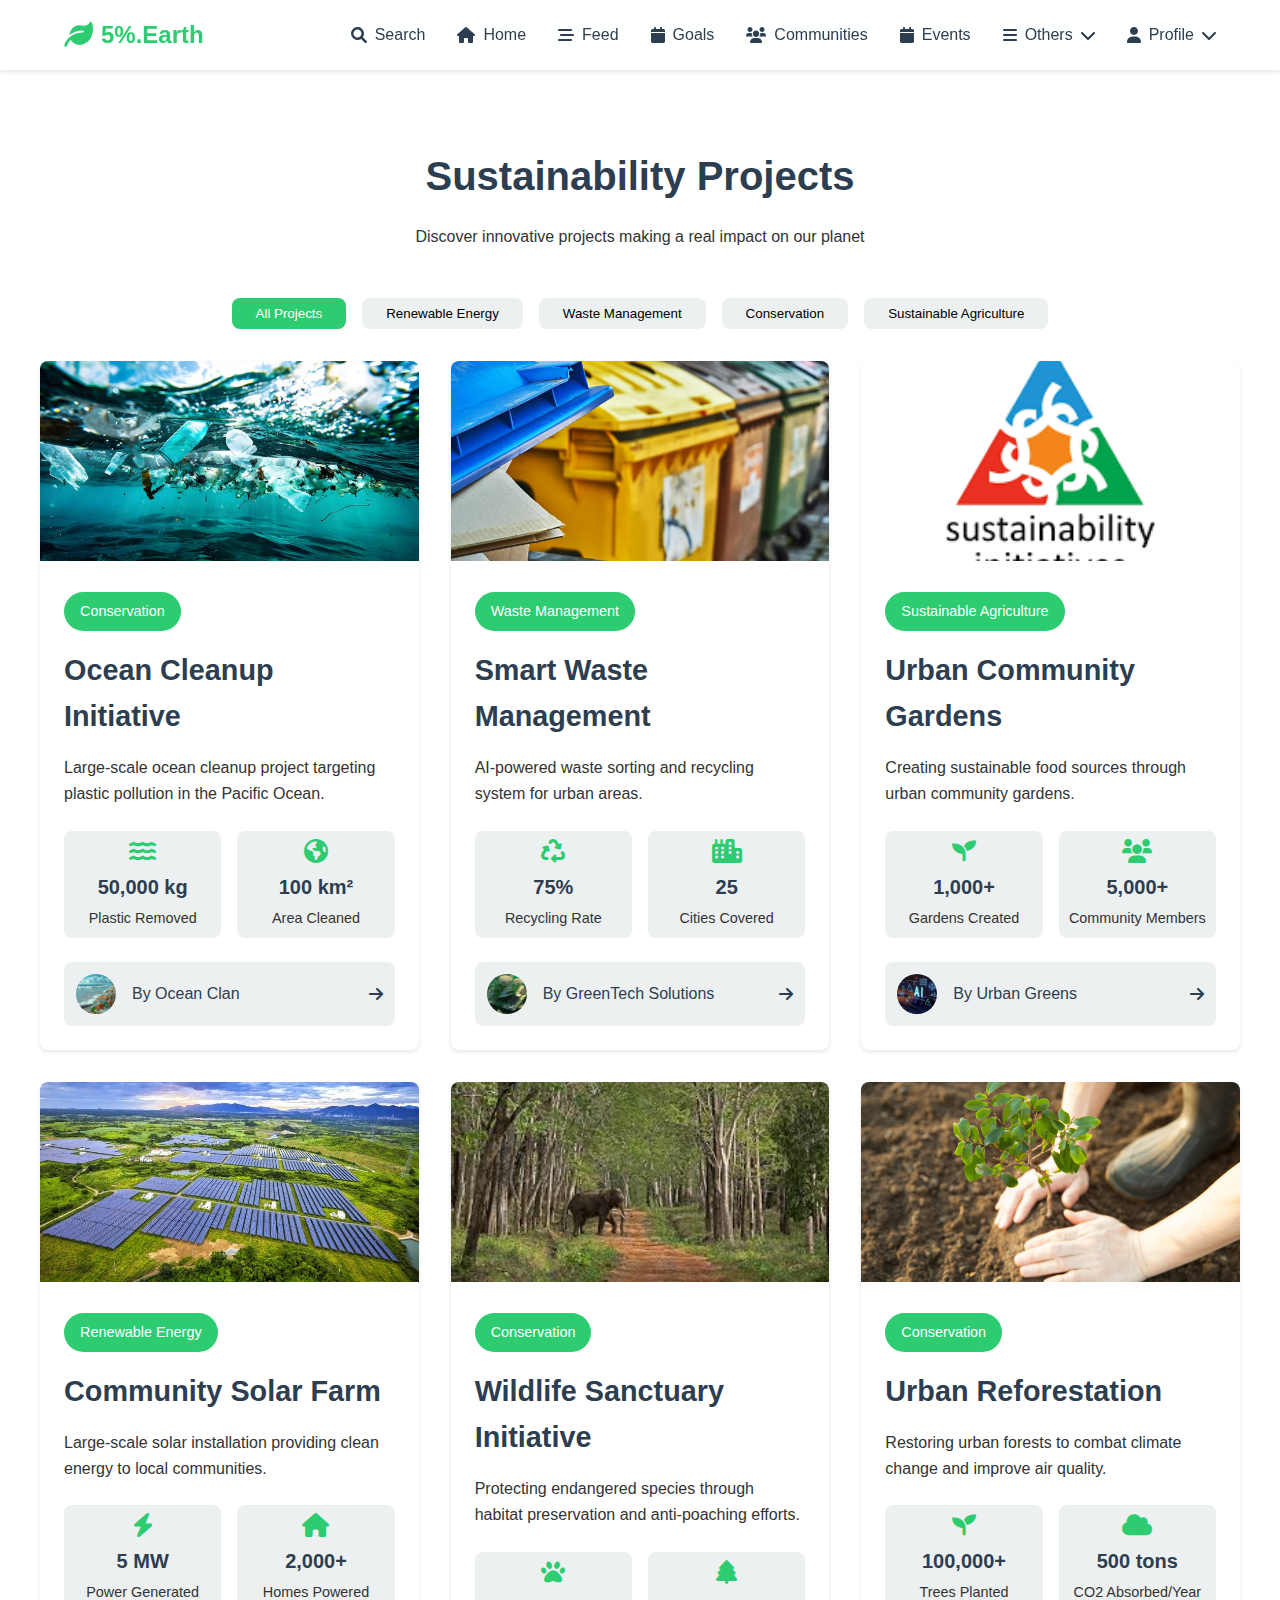
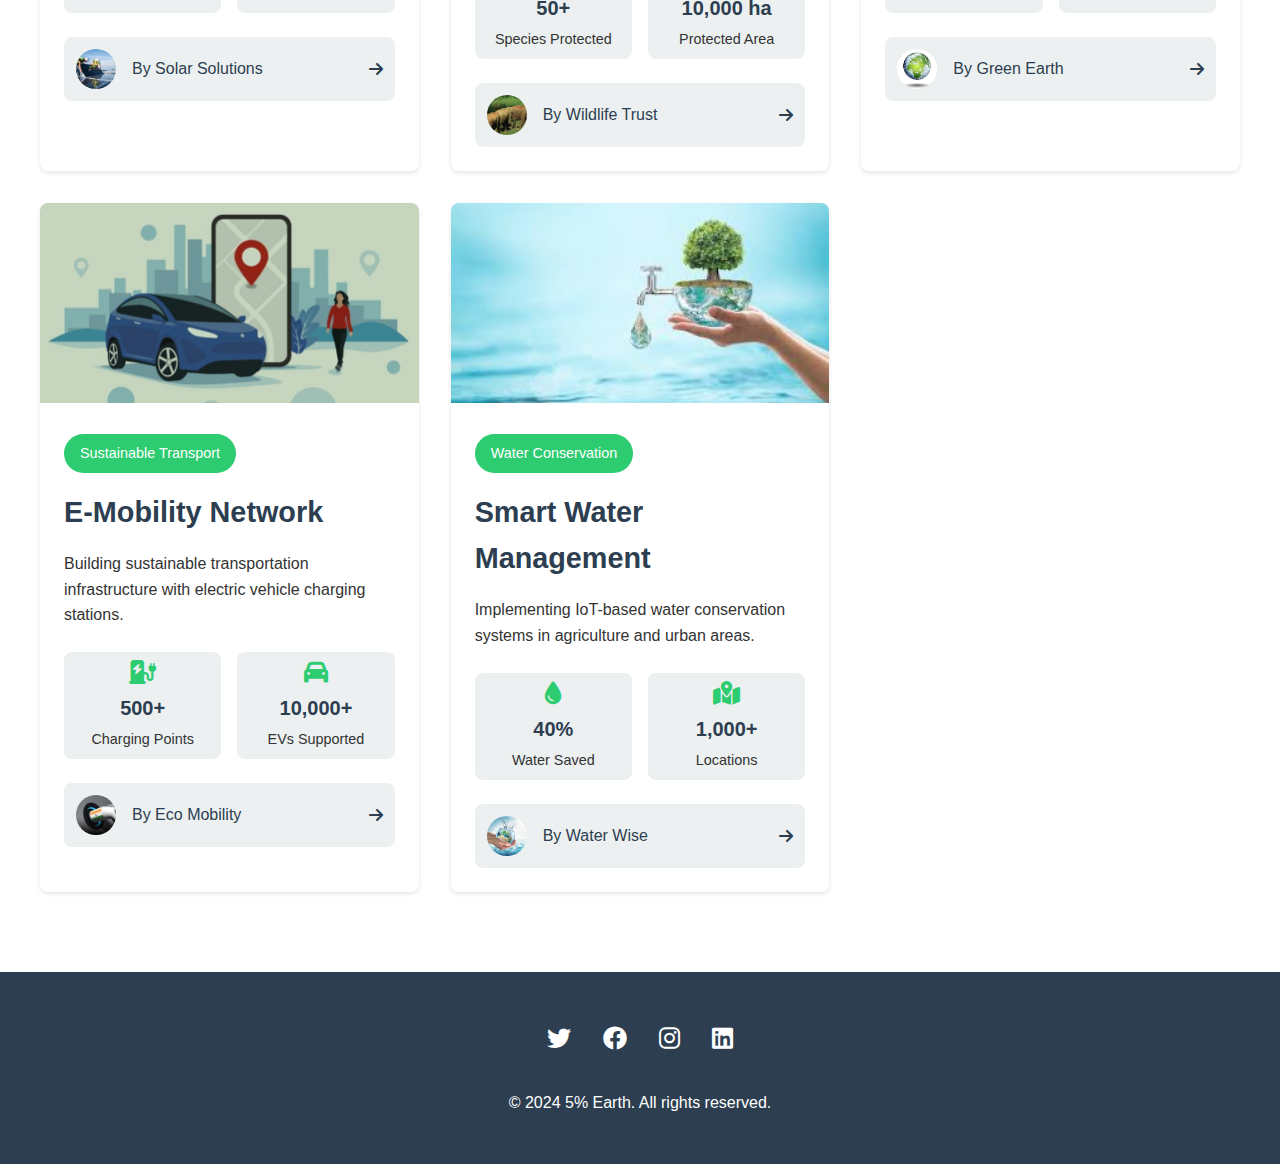
<file: green-projects.html>
<!DOCTYPE html>
<html lang="en">
<head>
    <meta charset="UTF-8">
    <meta name="viewport" content="width=device-width, initial-scale=1.0">
    <title>5%.Earth - Green Projects</title>
    <link rel="stylesheet" href="https://cdnjs.cloudflare.com/ajax/libs/font-awesome/6.0.0/css/all.min.css">
    <link rel="stylesheet" href="css/style.css">
    <link rel="stylesheet" href="css/search.css">
    <link rel="stylesheet" href="css/dropdown.css">
</head>
<body>
    <header>
        <nav class="navbar">
            <a href="index.html" class="logo">
                <i class="fas fa-leaf"></i>
                <span>5%.Earth</span>
            </a>

            <div class="search-container">
                <input type="text" id="global-search" class="search-input" placeholder="Search...">
                <div id="search-results" class="search-results-container"></div>
            </div>
            <button class="mobile-menu-btn" onclick="toggleMobileMenu()">
                <i class="fas fa-bars"></i>
            </button>
            <ul class="nav-links">
                <li class="search-toggle"><a href="#"><i class="fas fa-search"></i> Search</a></li>
                <li><a href="index.html"><i class="fas fa-home"></i> Home</a></li>
                <li><a href="community.html"><i class="fas fa-stream"></i> Feed</a></li>
                <li><a href="goals.html"><i class="fas fa-calendar"></i> Goals</a></li>
                <li><a href="community-list.html"><i class="fas fa-users"></i> Communities</a></li>
                <li><a href="events.html"><i class="fas fa-calendar"></i> Events</a></li>
                <li class="others-dropdown">
                    <a href="#"><i class="fas fa-bars"></i> Others<i class="fas fa-chevron-down"></i></a>
                    <div class="others-dropdown-content">
                        <a href="green-projects.html"><i class="fas fa-seedling"></i> Green Projects</a>
                        <a href="organizations.html"><i class="fas fa-city"></i> Organizations</a>
                        <a href=""><i class="fas fa-book"></i> Courses</a>
                        <a href=""><i class="fas fa-users"></i> Users</a>
                        <a href=""><i class="fas fa-shopping-cart"></i> Products</a>
                        <a href=""><i class="fas fa-tools"></i> Services</a>
                    </div>
                </li>
                <li class="profile-dropdown">
                    <a href="#"><i class="fas fa-user"></i> Profile<i class="fas fa-chevron-down"></i></a>
                    <div class="profile-dropdown-content">
                        <a href="myprofile.html"><i class="fas fa-user-circle"></i> My Profile</a>
                        <a href="myorganization.html"><i class="fas fa-building"></i> My Organization</a>
                        <a onclick="logout()" href="login.html"><i class="fas fa-sign-out"></i> Logout</a>
                    </div>
                </li>
            </ul>
        </nav>
    </header>

    <section class="projects-section">
        <div class="projects-header">
            <h1>Sustainability Projects</h1>
            <p>Discover innovative projects making a real impact on our planet</p>
        </div>

        <div class="projects-filters">
            <button class="filter-btn active">All Projects</button>
            <button class="filter-btn">Renewable Energy</button>
            <button class="filter-btn">Waste Management</button>
            <button class="filter-btn">Conservation</button>
            <button class="filter-btn">Sustainable Agriculture</button>
        </div>

        <div class="projects-grid">
            <!-- Project Card 1 -->
            <div class="project-card">
                <img src="images/ocean-conservation.avif" alt="Ocean Cleanup Initiative" class="project-image">
                <div class="project-content">
                    <span class="project-category">Conservation</span>
                    <h3 class="project-title">Ocean Cleanup Initiative</h3>
                    <p class="project-description">Large-scale ocean cleanup project targeting plastic pollution in the Pacific Ocean.</p>
                    <div class="project-metrics">
                        <div class="metric">
                            <i class="fas fa-water"></i>
                            <span>50,000 kg</span>
                            <p>Plastic Removed</p>
                        </div>
                        <div class="metric">
                            <i class="fas fa-globe-americas"></i>
                            <span>100 km²</span>
                            <p>Area Cleaned</p>
                        </div>
                    </div>
                    <a href="organization.html" class="organization-link">
                        <img src="images/ocean-clan.webp" alt="Ocean Clan" class="org-avatar">
                        <span>By Ocean Clan</span>
                        <i class="fas fa-arrow-right"></i>
                    </a>
                </div>
            </div>

            <!-- Project Card 2 -->
            <div class="project-card">
                <img src="images/waste-management.webp" alt="Smart Waste Management" class="project-image">
                <div class="project-content">
                    <span class="project-category">Waste Management</span>
                    <h3 class="project-title">Smart Waste Management</h3>
                    <p class="project-description">AI-powered waste sorting and recycling system for urban areas.</p>
                    <div class="project-metrics">
                        <div class="metric">
                            <i class="fas fa-recycle"></i>
                            <span>75%</span>
                            <p>Recycling Rate</p>
                        </div>
                        <div class="metric">
                            <i class="fas fa-city"></i>
                            <span>25</span>
                            <p>Cities Covered</p>
                        </div>
                    </div>
                    <a href="organization.html" class="organization-link">
                        <img src="images/green-tech.jpeg" alt="GreenTech Solutions" class="org-avatar">
                        <span>By GreenTech Solutions</span>
                        <i class="fas fa-arrow-right"></i>
                    </a>
                </div>
            </div>

            <!-- Project Card 3 -->
            <div class="project-card">
                <img src="images/SustainabilityWeekly.png" alt="Community Gardens" class="project-image">
                <div class="project-content">
                    <span class="project-category">Sustainable Agriculture</span>
                    <h3 class="project-title">Urban Community Gardens</h3>
                    <p class="project-description">Creating sustainable food sources through urban community gardens.</p>
                    <div class="project-metrics">
                        <div class="metric">
                            <i class="fas fa-seedling"></i>
                            <span>1,000+</span>
                            <p>Gardens Created</p>
                        </div>
                        <div class="metric">
                            <i class="fas fa-users"></i>
                            <span>5,000+</span>
                            <p>Community Members</p>
                        </div>
                    </div>
                    <a href="organization.html" class="organization-link">
                        <img src="images/EcoNews.jpeg" alt="EcoNews" class="org-avatar">
                        <span>By Urban Greens</span>
                        <i class="fas fa-arrow-right"></i>
                    </a>
                </div>
            </div>

            <!-- Project Card 4 -->
            <div class="project-card">
                <img src="images/solar-farm.jpeg" alt="Solar Farm Project" class="project-image">
                <div class="project-content">
                    <span class="project-category">Renewable Energy</span>
                    <h3 class="project-title">Community Solar Farm</h3>
                    <p class="project-description">Large-scale solar installation providing clean energy to local communities.</p>
                    <div class="project-metrics">
                        <div class="metric">
                            <i class="fas fa-bolt"></i>
                            <span>5 MW</span>
                            <p>Power Generated</p>
                        </div>
                        <div class="metric">
                            <i class="fas fa-home"></i>
                            <span>2,000+</span>
                            <p>Homes Powered</p>
                        </div>
                    </div>
                    <a href="organization.html" class="organization-link">
                        <img src="images/solar-solutions.jpg" alt="Solar Solutions" class="org-avatar">
                        <span>By Solar Solutions</span>
                        <i class="fas fa-arrow-right"></i>
                    </a>
                </div>
            </div>

            <!-- Project Card 5 -->
            <div class="project-card">
                <img src="images/wildlife-sanctuary.jpeg" alt="Wildlife Protection" class="project-image">
                <div class="project-content">
                    <span class="project-category">Conservation</span>
                    <h3 class="project-title">Wildlife Sanctuary Initiative</h3>
                    <p class="project-description">Protecting endangered species through habitat preservation and anti-poaching efforts.</p>
                    <div class="project-metrics">
                        <div class="metric">
                            <i class="fas fa-paw"></i>
                            <span>50+</span>
                            <p>Species Protected</p>
                        </div>
                        <div class="metric">
                            <i class="fas fa-tree"></i>
                            <span>10,000 ha</span>
                            <p>Protected Area</p>
                        </div>
                    </div>
                    <a href="organization.html" class="organization-link">
                        <img src="images/wildlife-trust.jpeg" alt="Wildlife Trust" class="org-avatar">
                        <span>By Wildlife Trust</span>
                        <i class="fas fa-arrow-right"></i>
                    </a>
                </div>
            </div>

            <!-- Project Card 6 -->
            <div class="project-card">
                <img src="images/reforestation.jpg" alt="Reforestation Project" class="project-image">
                <div class="project-content">
                    <span class="project-category">Conservation</span>
                    <h3 class="project-title">Urban Reforestation</h3>
                    <p class="project-description">Restoring urban forests to combat climate change and improve air quality.</p>
                    <div class="project-metrics">
                        <div class="metric">
                            <i class="fas fa-seedling"></i>
                            <span>100,000+</span>
                            <p>Trees Planted</p>
                        </div>
                        <div class="metric">
                            <i class="fas fa-cloud"></i>
                            <span>500 tons</span>
                            <p>CO2 Absorbed/Year</p>
                        </div>
                    </div>
                    <a href="organization.html" class="organization-link">
                        <img src="images/green-earth.jpg" alt="Green Earth" class="org-avatar">
                        <span>By Green Earth</span>
                        <i class="fas fa-arrow-right"></i>
                    </a>
                </div>
            </div>

            <!-- Project Card 7 -->
            <div class="project-card">
                <img src="images/electric-mobility.jpeg" alt="Electric Mobility" class="project-image">
                <div class="project-content">
                    <span class="project-category">Sustainable Transport</span>
                    <h3 class="project-title">E-Mobility Network</h3>
                    <p class="project-description">Building sustainable transportation infrastructure with electric vehicle charging stations.</p>
                    <div class="project-metrics">
                        <div class="metric">
                            <i class="fas fa-charging-station"></i>
                            <span>500+</span>
                            <p>Charging Points</p>
                        </div>
                        <div class="metric">
                            <i class="fas fa-car"></i>
                            <span>10,000+</span>
                            <p>EVs Supported</p>
                        </div>
                    </div>
                    <a href="organization.html" class="organization-link">
                        <img src="images/eco-mobility.jpeg" alt="Eco Mobility" class="org-avatar">
                        <span>By Eco Mobility</span>
                        <i class="fas fa-arrow-right"></i>
                    </a>
                </div>
            </div>

            <!-- Project Card 8 -->
            <div class="project-card">
                <img src="images/water-conservation.jpeg" alt="Water Conservation" class="project-image">
                <div class="project-content">
                    <span class="project-category">Water Conservation</span>
                    <h3 class="project-title">Smart Water Management</h3>
                    <p class="project-description">Implementing IoT-based water conservation systems in agriculture and urban areas.</p>
                    <div class="project-metrics">
                        <div class="metric">
                            <i class="fas fa-tint"></i>
                            <span>40%</span>
                            <p>Water Saved</p>
                        </div>
                        <div class="metric">
                            <i class="fas fa-map-marked-alt"></i>
                            <span>1,000+</span>
                            <p>Locations</p>
                        </div>
                    </div>
                    <a href="organization.html" class="organization-link">
                        <img src="images/water-wise.jpg" alt="Water Wise" class="org-avatar">
                        <span>By Water Wise</span>
                        <i class="fas fa-arrow-right"></i>
                    </a>
                </div>
            </div>
        </div>
    </section>

    <footer>
        <div class="social-links">
            <a href="#"><i class="fab fa-twitter"></i></a>
            <a href="#"><i class="fab fa-facebook"></i></a>
            <a href="#"><i class="fab fa-instagram"></i></a>
            <a href="#"><i class="fab fa-linkedin"></i></a>
        </div>
        <p>&copy; 2024 5% Earth. All rights reserved.</p>
    </footer>

    <script src="js/app.js"></script>
    <script src="js/login.js"></script>
    <script src="js/search.js"></script>
    <script src="js/search-toggle.js" defer></script>
</body>
</html>
</file>
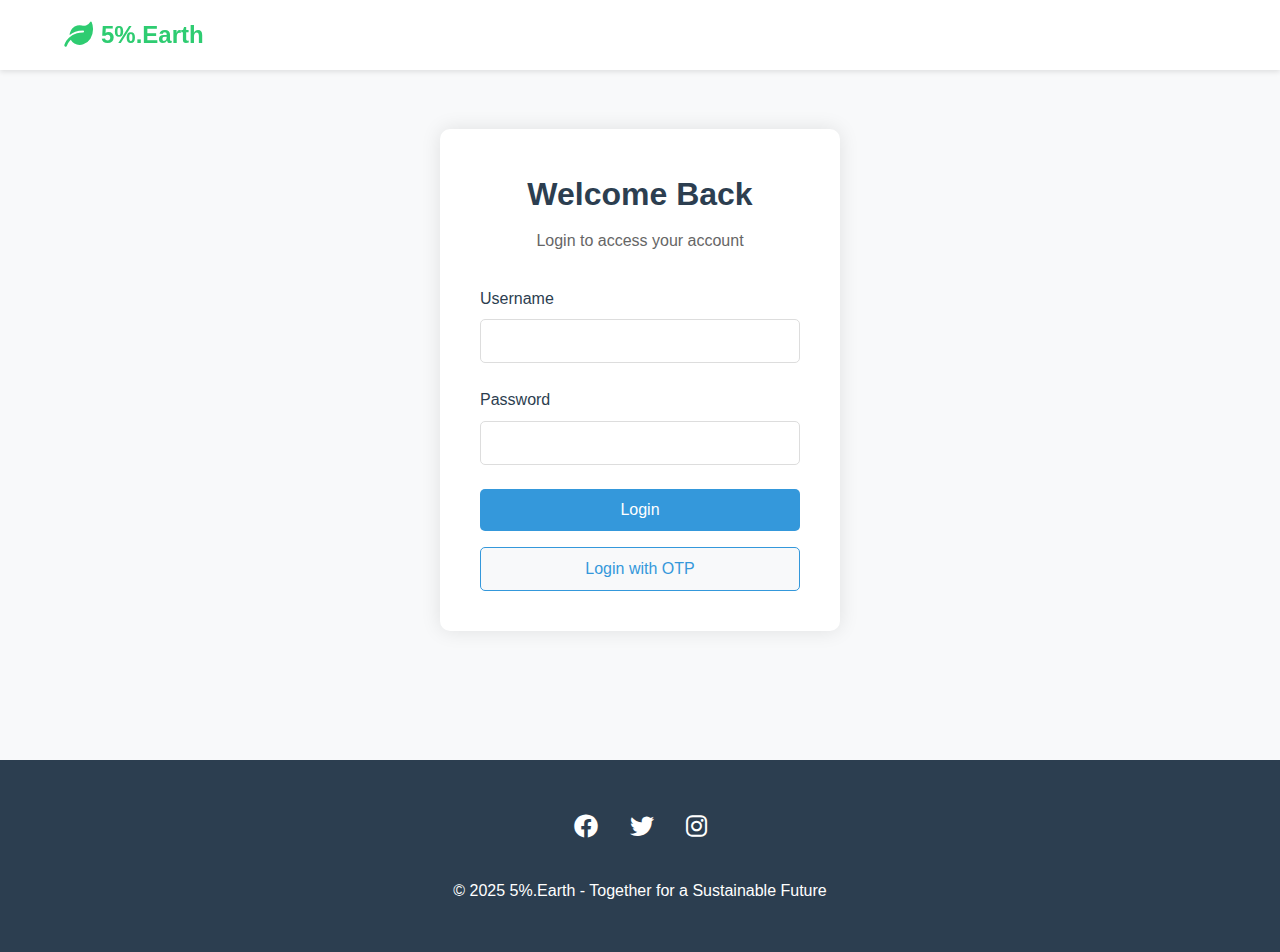
<file: login.html>
<!DOCTYPE html>
<html lang="en">
<head>
    <meta charset="UTF-8">
    <meta name="viewport" content="width=device-width, initial-scale=1.0">
    <title>Login - 5% Earth</title>
    <link rel="stylesheet" href="https://cdnjs.cloudflare.com/ajax/libs/font-awesome/6.0.0/css/all.min.css">
    <link rel="stylesheet" href="css/style.css">
    <link rel="stylesheet" href="css/login.css">
</head>
<body>
    <header>
        <nav class="navbar">
            <a href="index.html" class="logo">
                <i class="fas fa-leaf"></i>
                <span>5%.Earth</span>
            </a>
        </nav>
    </header>

    <main class="login-page">
        <div class="login-container">
            <h1>Welcome Back</h1>
            <p>Login to access your account</p>

            <form id="loginForm" onsubmit="handleLogin(event)">
                <div class="form-group">
                    <label for="username">Username</label>
                    <input type="text" id="username" name="username" required>
                </div>

                <div id="passwordDiv" class="form-group">
                    <label for="password">Password</label>
                    <input type="password" id="password" name="password" required>
                </div>

                <div id="otpSection" class="form-group d-none">
                    <div id="otpInputSection" class="d-none">
                        <label for="otp">Enter OTP</label>
                        <input type="text" id="otp" name="otp" maxlength="6">
                    </div>
                </div>

                <div class="alert alert-danger d-none" id="loginError">
                    Invalid credentials. Please try again.
                </div>

                <button type="submit" id="loginBtn">Login</button>
                <button type="button" onclick="toggleOTPLogin(event)" class="otp-toggle-btn">
                    <span id="otpBtnText">Login with OTP</span>
                </button>
            </form>
        </div>
    </main>
    <footer>
        <div class="social-links">
            <a href="#" title="Facebook"><i class="fab fa-facebook"></i></a>
            <a href="#" title="Twitter"><i class="fab fa-twitter"></i></a>
            <a href="#" title="Instagram"><i class="fab fa-instagram"></i></a>
        </div>
        <p>&copy; 2025 5%.Earth - Together for a Sustainable Future</p>
    </footer>

    <script src="js/login.js"></script>
</body>
</html>
</file>
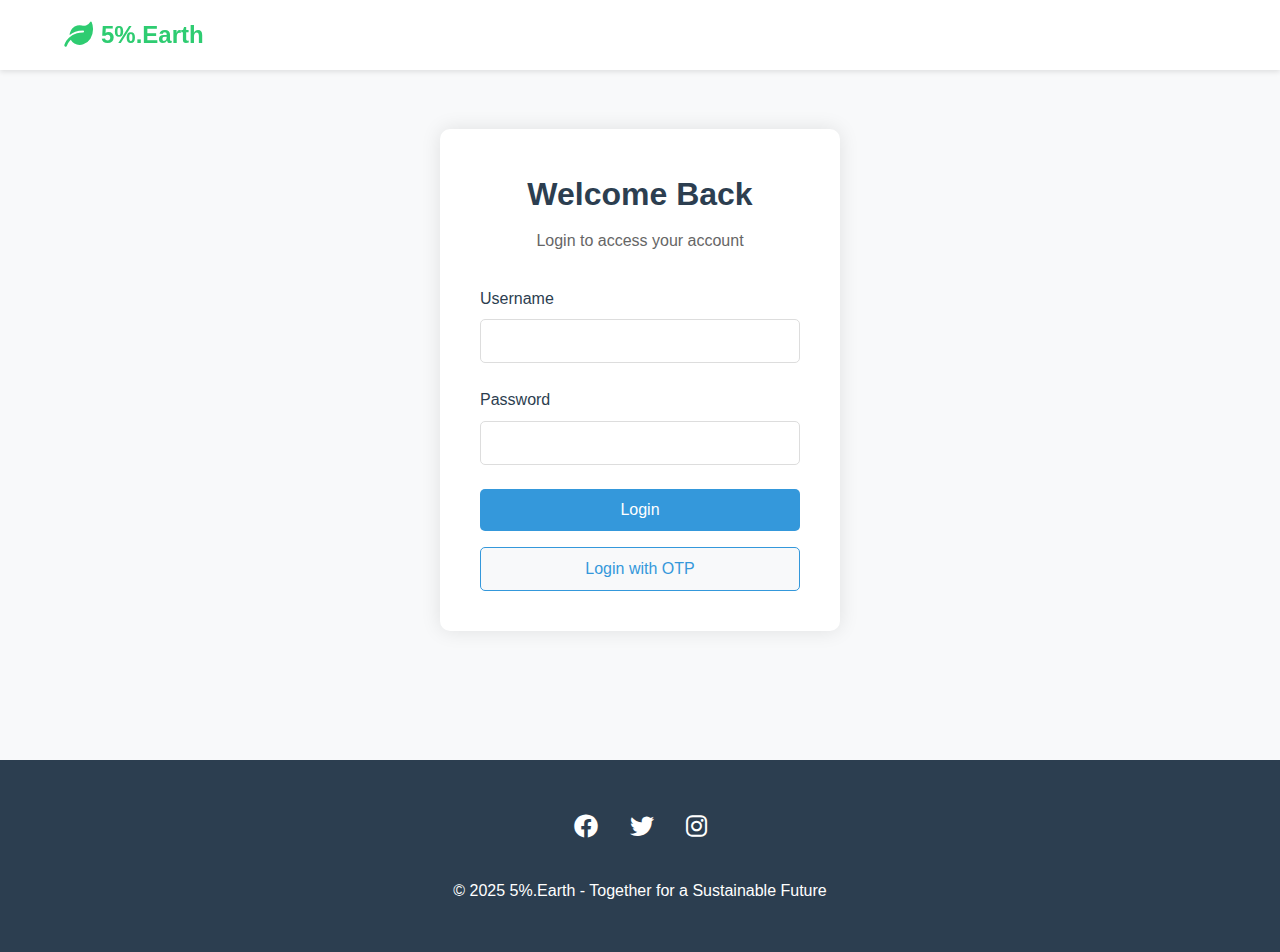
<file: myprofile.html>
<!DOCTYPE html>
<html lang="en">
<head>
    <meta charset="UTF-8">
    <meta name="viewport" content="width=device-width, initial-scale=1.0">
    <title>5%.Earth - User Profile</title>
    <link rel="stylesheet" href="https://cdnjs.cloudflare.com/ajax/libs/font-awesome/6.0.0/css/all.min.css">
    <link rel="stylesheet" href="css/style.css">
    <link rel="stylesheet" href="css/community.css">
    <link rel="stylesheet" href="css/profile.css">
    <link rel="stylesheet" href="css/search.css">
    <link rel="stylesheet" href="css/dropdown.css">
</head>
<body>
    <header>
        <nav class="navbar">
            <a href="index.html" class="logo">
                <i class="fas fa-leaf"></i>
                <span>5%.Earth</span>
            </a>

            <div class="search-container">
                <input type="text" id="global-search" class="search-input" placeholder="Search...">
                <div id="search-results" class="search-results-container"></div>
            </div>
            <button class="mobile-menu-btn" onclick="toggleMobileMenu()">
                <i class="fas fa-bars"></i>
            </button>
            <ul class="nav-links">
                <li class="search-toggle"><a href="#"><i class="fas fa-search"></i> Search</a></li>
                <li><a href="index.html"><i class="fas fa-home"></i> Home</a></li>
                <li><a href="community.html"><i class="fas fa-stream"></i> Feed</a></li>
                <li><a href="goals.html"><i class="fas fa-calendar"></i> Goals</a></li>
                <li><a href="community-list.html"><i class="fas fa-users"></i> Communities</a></li>
                <li><a href="events.html"><i class="fas fa-calendar"></i> Events</a></li>
                <li class="others-dropdown">
                    <a href="#"><i class="fas fa-bars"></i> Others<i class="fas fa-chevron-down"></i></a>
                    <div class="others-dropdown-content">
                        <a href="green-projects.html"><i class="fas fa-seedling"></i> Green Projects</a>
                        <a href="organizations.html"><i class="fas fa-city"></i> Organizations</a>
                        <a href=""><i class="fas fa-book"></i> Courses</a>
                        <a href=""><i class="fas fa-users"></i> Users</a>
                        <a href=""><i class="fas fa-shopping-cart"></i> Products</a>
                        <a href=""><i class="fas fa-tools"></i> Services</a>
                    </div>
                </li>
                <li class="profile-dropdown">
                    <a href="#"><i class="fas fa-user"></i> Profile<i class="fas fa-chevron-down"></i></a>
                    <div class="profile-dropdown-content">
                        <a href="myprofile.html"><i class="fas fa-user-circle"></i> My Profile</a>
                        <a href="myorganization.html"><i class="fas fa-building"></i> My Organization</a>
                        <a onclick="logout()" href="login.html"><i class="fas fa-sign-out"></i> Logout</a>
                    </div>
                </li>
            </ul>
        </nav>
    </header>

    <!-- User Profile Section -->
    <main class="profile-section">
        <div class="profile-header">
            <div class="profile-cover">
                <section class="achivement-section">
                    <div class="achievement-items">
                        <div class="achievement-item">
                            <i class="fas fa-tree"></i>
                            <span class="achievement-number">50</span>
                            <span class="achievement-label">Trees Planted</span>
                        </div>
                        <div class="achievement-item">
                            <i class="fas fa-solar-panel"></i>
                            <span class="achievement-number">2.5</span>
                            <span class="achievement-label">kW Solar Installed</span>
                        </div>
                        <div class="achievement-item">
                            <i class="fas fa-recycle"></i>
                            <span class="achievement-number">500</span>
                            <span class="achievement-label">kg Waste Recycled</span>
                        </div>
                    </div>
                </div>
            </div>
            <div class="profile-info">
                <div class="profile-avatar" onclick="editImage('profile')">
                    <img src="images/profile-woman.png" alt="User Avatar" class="user-avatar-large">
                    <button class="edit-btn" onclick="editImage('profile')"><i class="fas fa-edit"></i></button>
                </div>
                <div class="profile-details">
                    <div class="editable-field">
                        <h1 class="profile-name" onclick="makeEditable(this)">Sarah Johnson</h1>
                        <button class="edit-btn" onclick="makeEditable(this.previousElementSibling)"><i class="fas fa-edit"></i></button>
                    </div>
                    <div class="editable-field">
                        <p class="profile-tagline" onclick="makeEditable(this)">Environmental Activist | Green Tech Enthusiast</p>
                        <button class="edit-btn" onclick="makeEditable(this.previousElementSibling)"><i class="fas fa-edit"></i></button>
                    </div>
                    <div class="profile-stats">
                        <div class="profile-stat-item">
                            <span class="profile-stat-number">120</span>
                            <span class="profile-stat-label">Posts</span>
                        </div>
                        <div class="profile-stat-item">
                            <span class="profile-stat-number">1.5K</span>
                            <span class="profile-stat-label">Followers</span>
                        </div>
                        <div class="profile-stat-item">
                            <span class="profile-stat-number">890</span>
                            <span class="profile-stat-label">Following</span>
                        </div>
                    </div>
                </div>
                <section class="badges-section header-badges">
                    <div class="badges-container">
                        <div class="badge-item" title="Top Impact Maker - March 2024">
                            <i class="fas fa-award achievement-icon"></i>
                            <span class="badge-label">Impact Leader</span>
                            <span class="badge-date">March 2024</span>
                        </div>
                        <div class="badge-item" title="Sustainability Champion - 100 Green Actions">
                            <i class="fas fa-medal achievement-icon"></i>
                            <span class="badge-label">Green Champion</span>
                            <span class="badge-milestone">100 Actions</span>
                        </div>
                        <div class="badge-item" title="Community Leader - Most Engaged">
                            <i class="fas fa-star achievement-icon"></i>
                            <span class="badge-label">Community Star</span>
                            <span class="badge-milestone">Top Contributor</span>
                        </div>
                        <div class="badge-item" title="Innovation Pioneer - New Solutions">
                            <i class="fas fa-lightbulb achievement-icon"></i>
                            <span class="badge-label">Eco Innovator</span>
                            <span class="badge-milestone">Pioneer</span>
                        </div>
                    </div>
                </section>
            </div>
        </div>

        <div class="profile-content">
            <div class="profile-sidebar">
                <section class="bio-section">
                    <h2>About Me</h2>
                    <div class="editable-field">
                        <p onclick="makeEditable(this)">Passionate about environmental conservation and sustainable living. Working towards a greener future through technology and community engagement.</p>
                        <button class="edit-btn" onclick="makeEditable(this.previousElementSibling)"><i class="fas fa-edit"></i></button>
                    </div>
                </section>

                <section class="contact-section">
                    <h2>Contact Information</h2>
                    <ul class="contact-list">
                        <div class="editable-field">
                            <li onclick="makeEditable(this)"><i class="fas fa-envelope"></i> john.doe@email.com</li>
                            <button class="edit-btn" onclick="makeEditable(this.previousElementSibling)"><i class="fas fa-edit"></i></button>
                        </div>
                        <li class="editable-field" onclick="makeEditable(this)"><i class="fas fa-phone"></i> +1 (555) 123-4567 <button class="edit-btn" onclick="makeEditable(this.parent)"><i class="fas fa-edit"></i></button></li>
                        <li class="editable-field" onclick="makeEditable(this)"><i class="fas fa-map-marker-alt"></i> San Francisco, CA<button class="edit-btn" onclick="makeEditable(this.parent)"><i class="fas fa-edit"></i></button></li>
                        <li class="editable-field" onclick="makeEditable(this)"><i class="fas fa-globe"></i> www.johndoe.com<button class="edit-btn" onclick="makeEditable(this.parent)"><i class="fas fa-edit"></i></button></li>
                    </ul>
                </section>

                <section class="interests-section" id="tagsSection">
                    <button class="edit-tags-btn" onclick="makeEditableTags()"><i class="fas fa-edit"></i></button>
                    <h2>Sustainability Interests</h2>
                    <div class="interest-tags" onclick="makeEditableTags()">
                        <span class="interest-tag">Renewable Energy</span>
                        <span class="interest-tag">Zero Waste</span>
                        <span class="interest-tag">Green Technology</span>
                        <span class="interest-tag">Urban Farming</span>
                        <span class="interest-tag">Electric Vehicles</span>
                        <span class="interest-tag">Ocean Conservation</span>
                    </div>
                    <input type="text" class="tag-input" id="tagInput" placeholder="Add a new tag">
                </section>


            </div>
            <div class="profile-main-content">
                <div class="content-filters">
                    <button class="filter-btn active">My Posts</button>
                    <button class="filter-btn">Mentions</button>
                    <button class="filter-btn">Saved</button>
                    <div class="sort-dropdown">
                        <select name="sort" id="sort">
                            <option value="recent">Most Recent</option>
                            <option value="popular">Most Popular</option>
                            <option value="impact">Highest Impact</option>
                        </select>
                    </div>
                </div>

                <div class="activity-content">
                    <!-- Posts Tab Content -->
                    <div class="post-item post-card" data-post-id="1">
                        <div class="post-header">
                            <img src="images/profile-woman.png" alt="Sarah Johnson" class="post-avatar">
                            <div class="post-meta">
                                <h3 class="post-author">Sarah Johnson</h3>
                                <span class="post-time">2 hours ago</span>
                            </div>
                        </div>
                        <div class="post-content">
                            <p>Just finished installing solar panels on my roof! Excited to start generating clean energy. 🌞 #SustainableLiving #CleanEnergy</p>
                            <img src="images/solar-solutions.jpg" alt="Solar Panel Installation" class="post-image">
                        </div>
                        <div class="post-actions">
                            <button class="action-btn"><i class="far fa-heart"></i> 245</button>
                            <button class="action-btn"><i class="far fa-comment"></i> 18</button>
                            <button class="action-btn"><i class="far fa-share-square"></i> Share</button>
                        </div>
                    </div>

                    <div class="post-item post-card" data-post-id="2">
                        <div class="post-header">
                            <img src="images/profile-woman.png" alt="Sarah Johnson" class="post-avatar">
                            <div class="post-meta">
                                <h3 class="post-author">Sarah Johnson</h3>
                                <span class="post-time">1 day ago</span>
                            </div>
                        </div>
                        <div class="post-content">
                            <p>Which eco-friendly transportation method do you prefer? Cast your vote! 🚲</p>
                            <div class="poll-options">
                                <div class="poll-option">
                                    <div class="poll-bar" style="width: 45%">Cycling (45%)</div>
                                </div>
                                <div class="poll-option">
                                    <div class="poll-bar" style="width: 30%">Electric Vehicles (30%)</div>
                                </div>
                                <div class="poll-option">
                                    <div class="poll-bar" style="width: 15%">Public Transport (15%)</div>
                                </div>
                                <div class="poll-option">
                                    <div class="poll-bar" style="width: 10%">Walking (10%)</div>
                                </div>
                            </div>
                            <div class="poll-stats">Total votes: 342</div>
                        </div>
                        <div class="post-actions">
                            <button class="action-btn"><i class="far fa-heart"></i> 156</button>
                            <button class="action-btn"><i class="far fa-comment"></i> 24</button>
                            <button class="action-btn"><i class="far fa-share-square"></i> Share</button>
                        </div>
                    </div>

                    <!-- Mentions Tab Content -->
                    <div class="mention-item" style="display: none;">
                        <div class="post-header">
                            <img src="images/profile-man.avif" alt="John Doe" class="post-avatar">
                            <div class="post-meta">
                                <h3 class="post-author">John Doe</h3>
                                <span class="post-time">3 days ago</span>
                            </div>
                        </div>
                        <div class="mention-content">
                            <p>Great working with <a href="#" class="mention-link">@Sarah Johnson</a> on the community garden project! Your expertise in sustainable agriculture is invaluable. 🌱</p>
                        </div>
                    </div>

                    <div class="mention-item" style="display: none;">
                        <div class="post-header">
                            <img src="images/profile-woman-2.avif" alt="Emma Wilson" class="post-avatar">
                            <div class="post-meta">
                                <h3 class="post-author">Emma Wilson</h3>
                                <span class="post-time">1 week ago</span>
                            </div>
                        </div>
                        <div class="mention-content">
                            <p>Thanks <a href="#" class="mention-link">@Sarah Johnson</a> for the amazing presentation on renewable energy at yesterday's conference! 🎯</p>
                        </div>
                    </div>

                    <!-- Saved Tab Content -->
                    <div class="saved-item" style="display: none;">
                        <img src="images/green-tech.jpeg" alt="Green Technology" class="saved-thumbnail">
                        <div class="saved-info">
                            <h3 class="saved-title">10 Breakthrough Green Technologies of 2023</h3>
                            <p class="saved-excerpt">Exploring the latest innovations in sustainable technology, from advanced solar cells to breakthrough battery storage solutions.</p>
                        </div>
                    </div>

                    <div class="saved-item" style="display: none;">
                        <img src="images/water-conservation.jpeg" alt="Water Conservation" class="saved-thumbnail">
                        <div class="saved-info">
                            <h3 class="saved-title">Home Water Conservation Guide</h3>
                            <p class="saved-excerpt">Comprehensive guide to reducing water consumption and implementing water-saving techniques in your home.</p>
                        </div>
                    </div>
                </div>
            </div>
        </div>
    </main>

    <!-- Footer -->
    <footer>
        <div class="social-links">
            <a href="#"><i class="fab fa-facebook"></i></a>
            <a href="#"><i class="fab fa-twitter"></i></a>
            <a href="#"><i class="fab fa-instagram"></i></a>
            <a href="#"><i class="fab fa-linkedin"></i></a>
        </div>
        <p>&copy; 2024 5% Earth. All rights reserved.</p>
    </footer>

    <script src="js/app.js"></script>
    <script src="js/login.js"></script>
    <script src="js/search.js"></script>
    <script src="js/search-toggle.js" defer></script>
    <script src="js/organization-edit.js"></script>
</body>
</html>
</file>
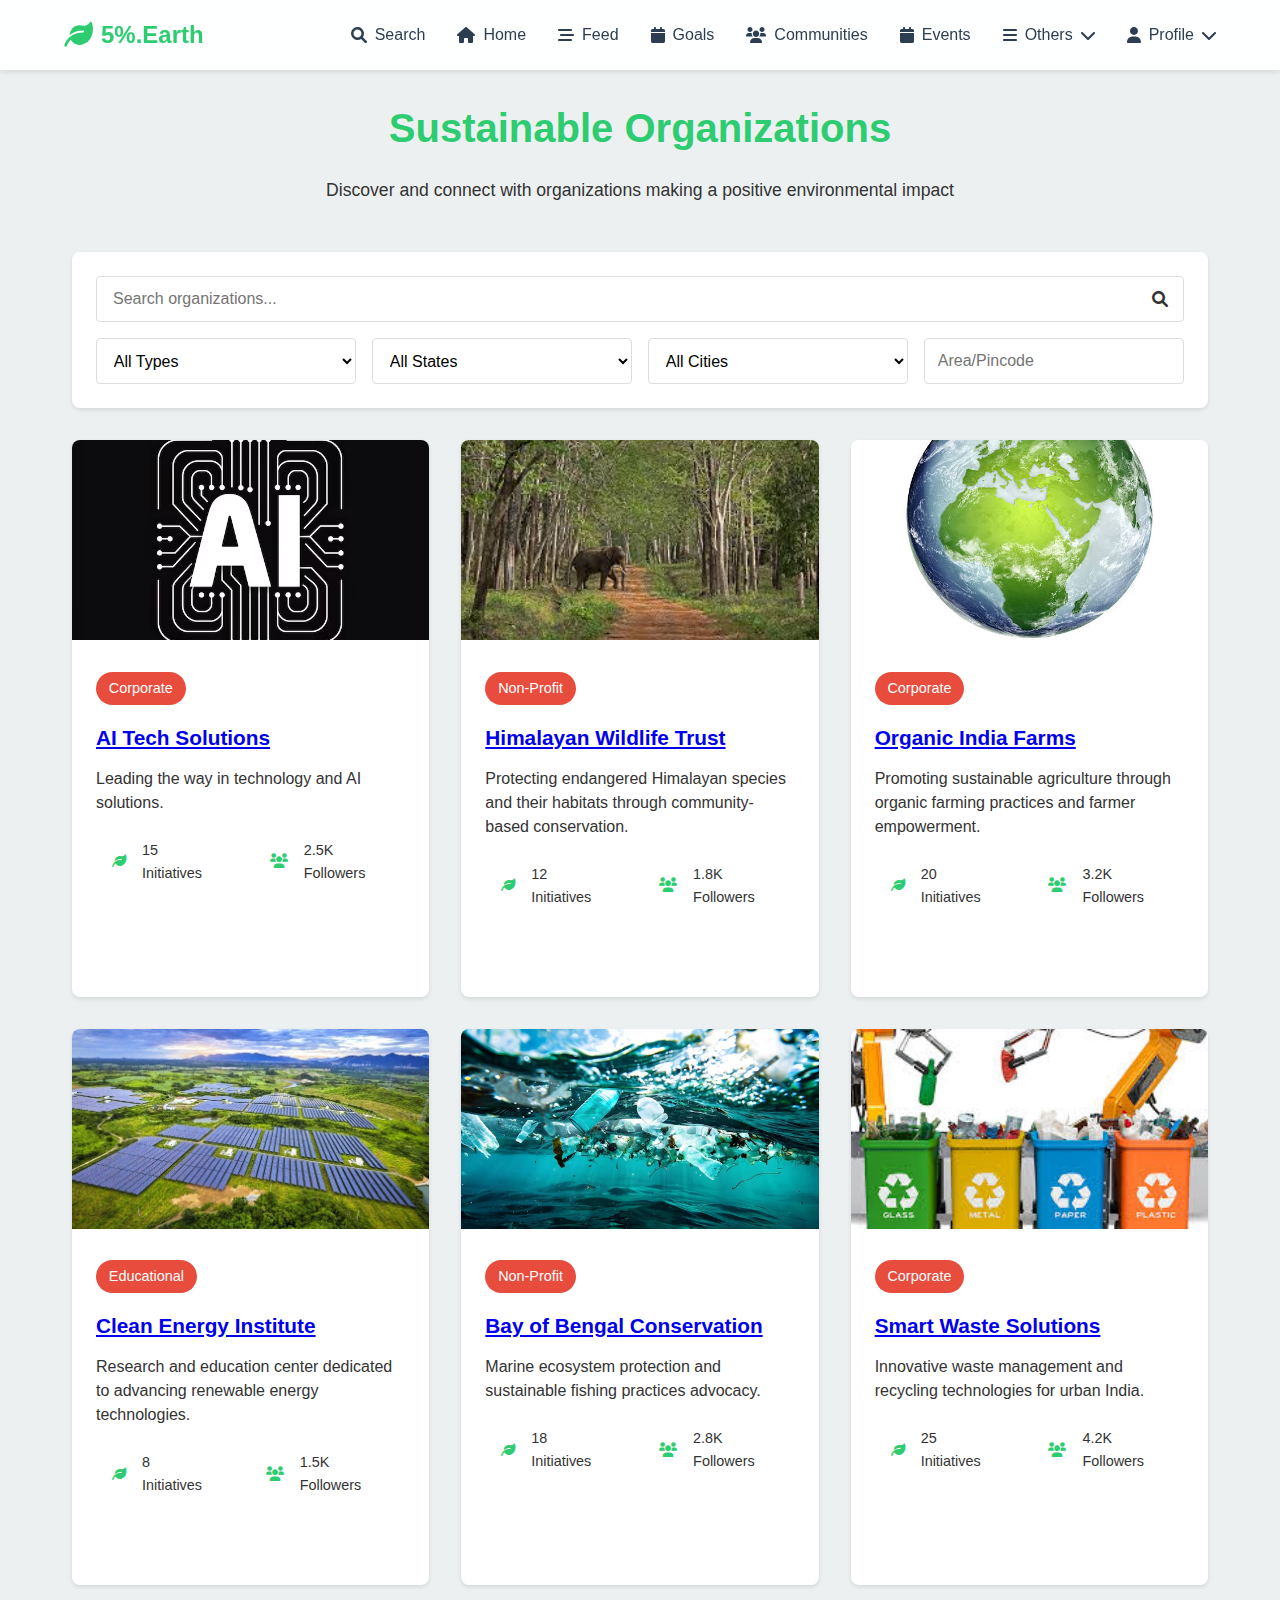
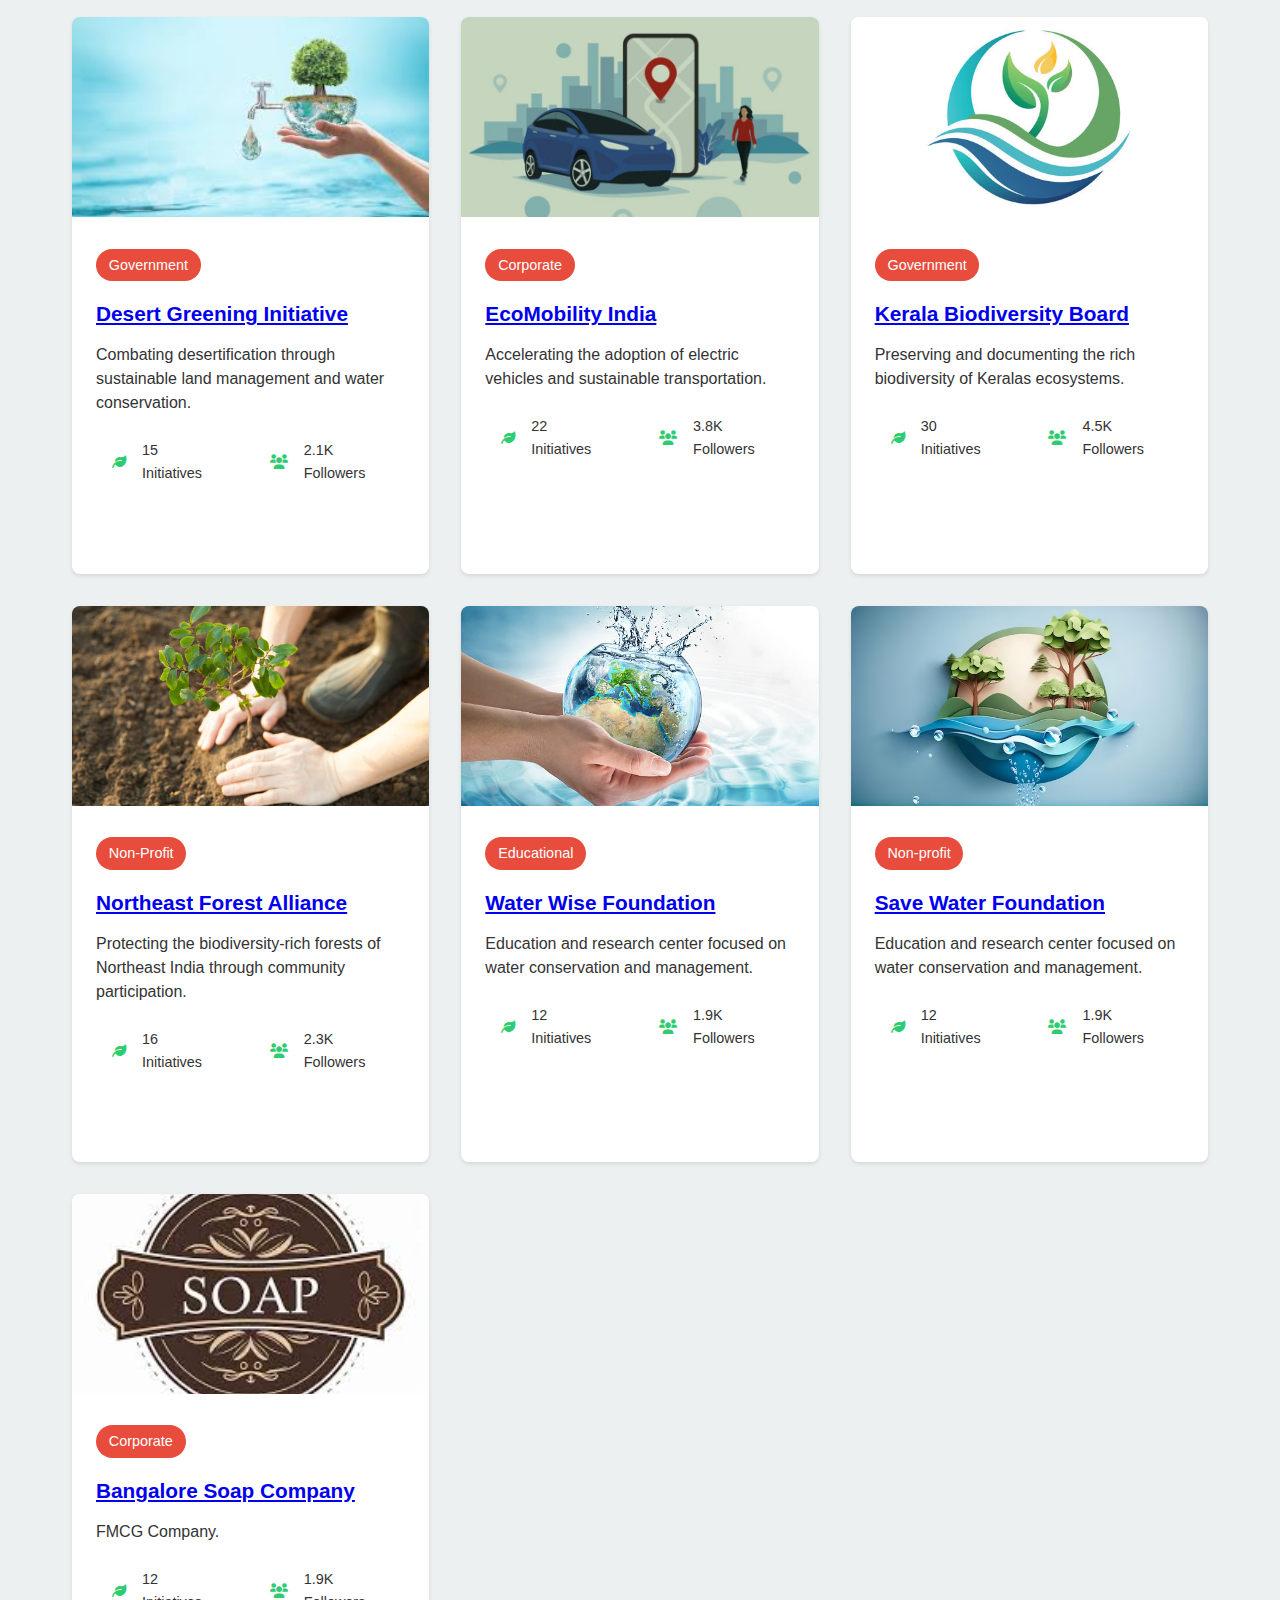
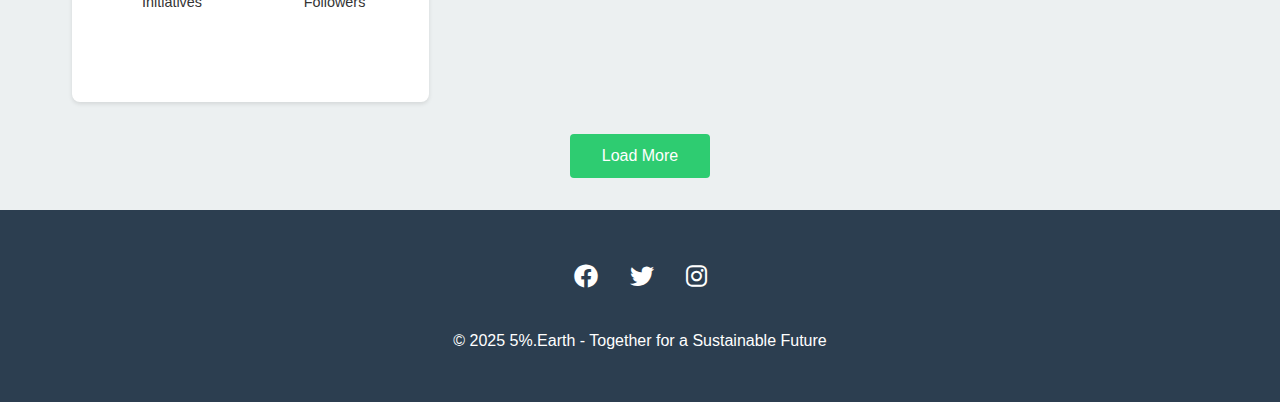
<file: organizations.html>
<!DOCTYPE html>
<html lang="en">
<head>
    <meta charset="UTF-8">
    <meta name="viewport" content="width=device-width, initial-scale=1.0">
    <meta name="description" content="5%.Earth Organizations - Browse and discover sustainable organizations making a difference.">
    <title>5%.Earth - Organizations</title>
    <link rel="stylesheet" href="https://cdnjs.cloudflare.com/ajax/libs/font-awesome/6.0.0/css/all.min.css">
    <link rel="stylesheet" href="css/style.css">
    <link rel="stylesheet" href="css/organizations.css">
    <link rel="stylesheet" href="css/search.css">
    <link rel="stylesheet" href="css/dropdown.css">
</head>
<body>
    <header>
        <nav class="navbar">
            <a href="index.html" class="logo">
                <i class="fas fa-leaf"></i>
                <span>5%.Earth</span>
            </a>

            <div class="search-container">
                <input type="text" id="global-search" class="search-input" placeholder="Search...">
                <div id="search-results" class="search-results-container"></div>
            </div>
            <button class="mobile-menu-btn" onclick="toggleMobileMenu()">
                <i class="fas fa-bars"></i>
            </button>
            <ul class="nav-links">
                <li class="search-toggle"><a href="#"><i class="fas fa-search"></i> Search</a></li>
                <li><a href="index.html"><i class="fas fa-home"></i> Home</a></li>
                <li><a href="community.html"><i class="fas fa-stream"></i> Feed</a></li>
                <li><a href="goals.html"><i class="fas fa-calendar"></i> Goals</a></li>
                <li><a href="community-list.html"><i class="fas fa-users"></i> Communities</a></li>
                <li><a href="events.html"><i class="fas fa-calendar"></i> Events</a></li>
                <li class="others-dropdown">
                    <a href="#"><i class="fas fa-bars"></i> Others<i class="fas fa-chevron-down"></i></a>
                    <div class="others-dropdown-content">
                        <a href="green-projects.html"><i class="fas fa-seedling"></i> Green Projects</a>
                        <a href="organizations.html"><i class="fas fa-city"></i> Organizations</a>
                        <a href=""><i class="fas fa-book"></i> Courses</a>
                        <a href=""><i class="fas fa-users"></i> Users</a>
                        <a href=""><i class="fas fa-shopping-cart"></i> Products</a>
                        <a href=""><i class="fas fa-tools"></i> Services</a>
                    </div>
                </li>
                <li class="profile-dropdown">
                    <a href="#"><i class="fas fa-user"></i> Profile<i class="fas fa-chevron-down"></i></a>
                    <div class="profile-dropdown-content">
                        <a href="myprofile.html"><i class="fas fa-user-circle"></i> My Profile</a>
                        <a href="myorganization.html"><i class="fas fa-building"></i> My Organization</a>
                        <a onclick="logout()" href="login.html"><i class="fas fa-sign-out"></i> Logout</a>
                    </div>
                </li>
            </ul>
        </nav>
    </header>

    <main class="organizations-page">
        <section class="organizations-header">
            <h1>Sustainable Organizations</h1>
            <p>Discover and connect with organizations making a positive environmental impact</p>
        </section>

        <section class="organizations-filters">
            <div class="filter-container">
                <div class="search-box">
                    <input type="text" id="org-search" placeholder="Search organizations...">
                    <i class="fas fa-search"></i>
                </div>
                
                <div class="filter-group">
                    <select id="org-type-filter">
                        <option value="">All Types</option>
                        <option value="Corporate">Corporate</option>
                        <option value="Non-Profit">Non-Profit</option>
                        <option value="Educational">Educational</option>
                        <option value="Government">Government</option>
                    </select>

                    <select id="state-filter">
                        <option value="">All States</option>
                    </select>

                    <select id="city-filter">
                        <option value="">All Cities</option>
                    </select>

                    <input type="text" id="area-filter" placeholder="Area/Pincode">
                </div>
            </div>
        </section>

        <section class="organizations-grid">
            <!-- Organizations will be dynamically loaded here -->
        </section>

        <div class="load-more">
            <button id="load-more-btn">Load More</button>
        </div>
    </main>

    <footer>
        <div class="social-links">
            <a href="#" title="Facebook"><i class="fab fa-facebook"></i></a>
            <a href="#" title="Twitter"><i class="fab fa-twitter"></i></a>
            <a href="#" title="Instagram"><i class="fab fa-instagram"></i></a>
        </div>
        <p>&copy; 2025 5%.Earth - Together for a Sustainable Future</p>
    </footer>

    <script src="js/app.js"></script>
    <script src="js/login.js"></script>
    <script src="js/organizations.js"></script>
    <script src="js/search.js"></script>
    <script src="js/search-toggle.js"></script>
</body>
</html>
</file>
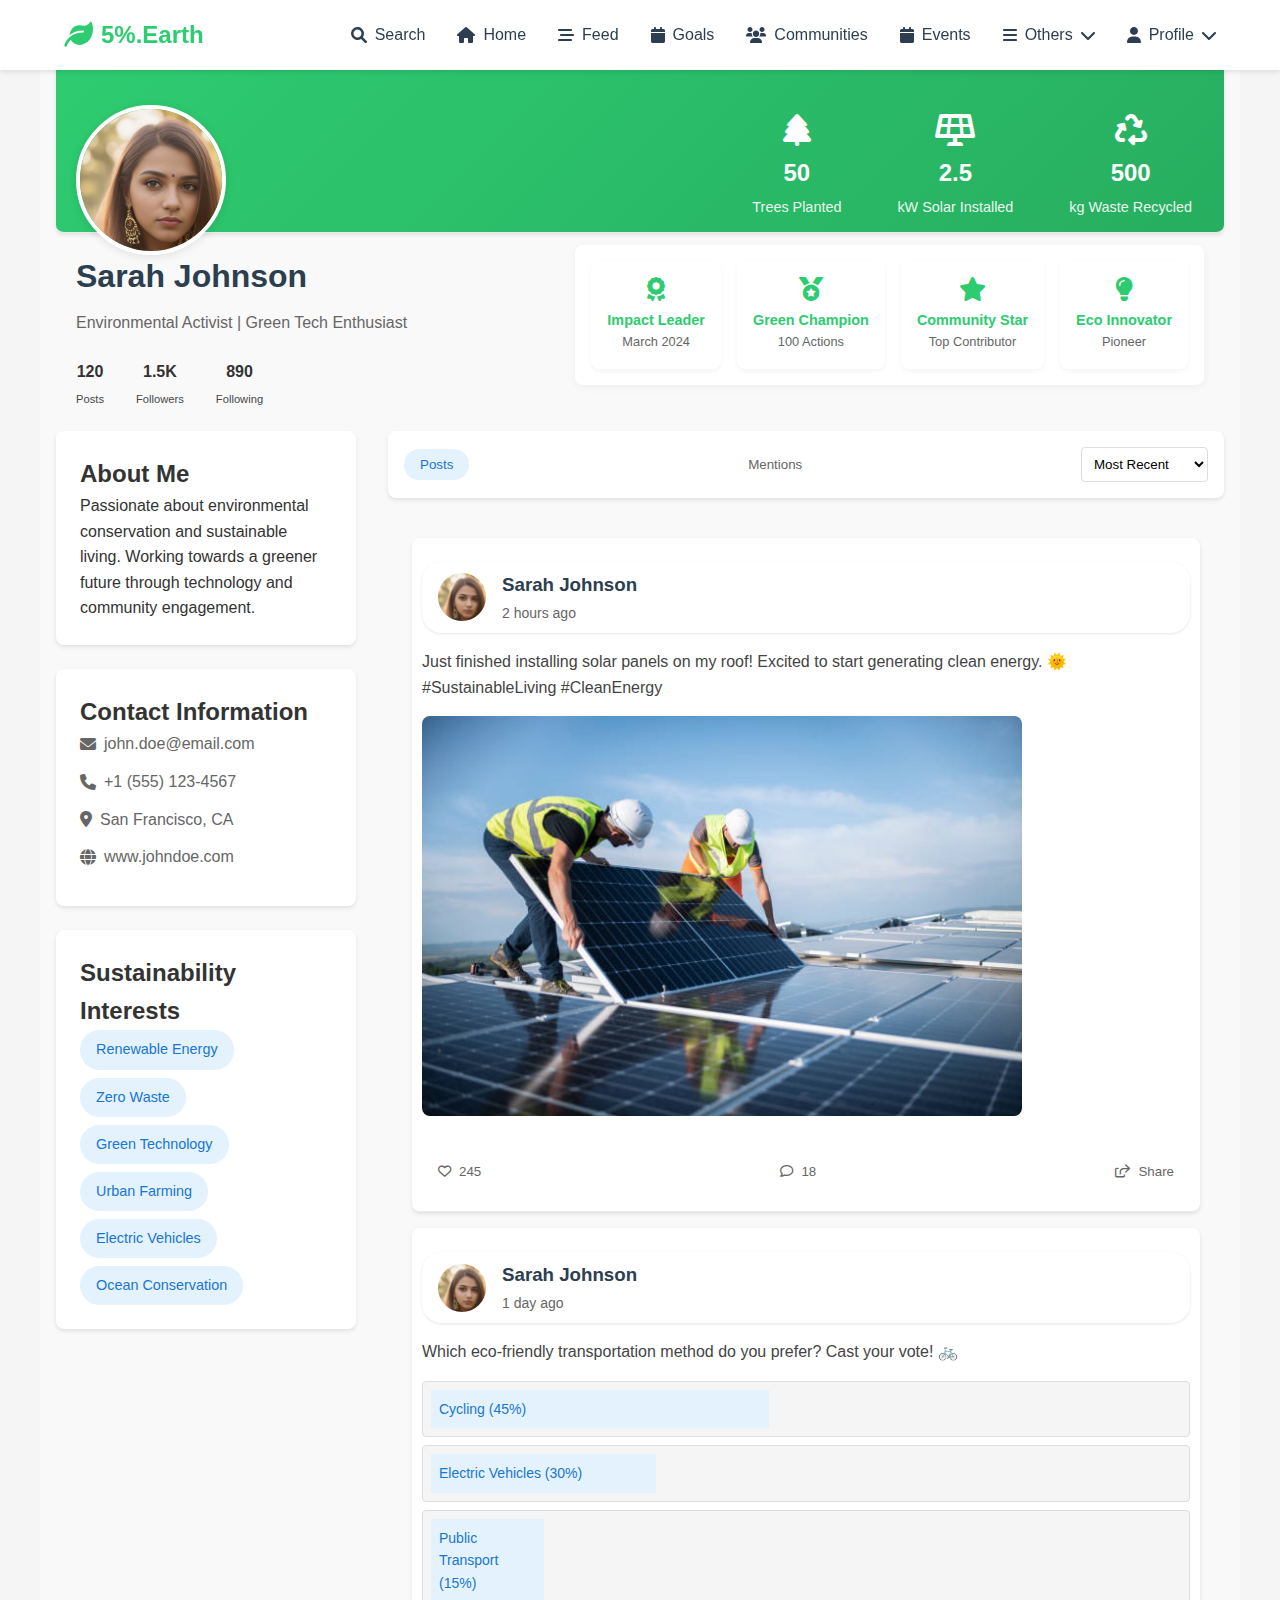
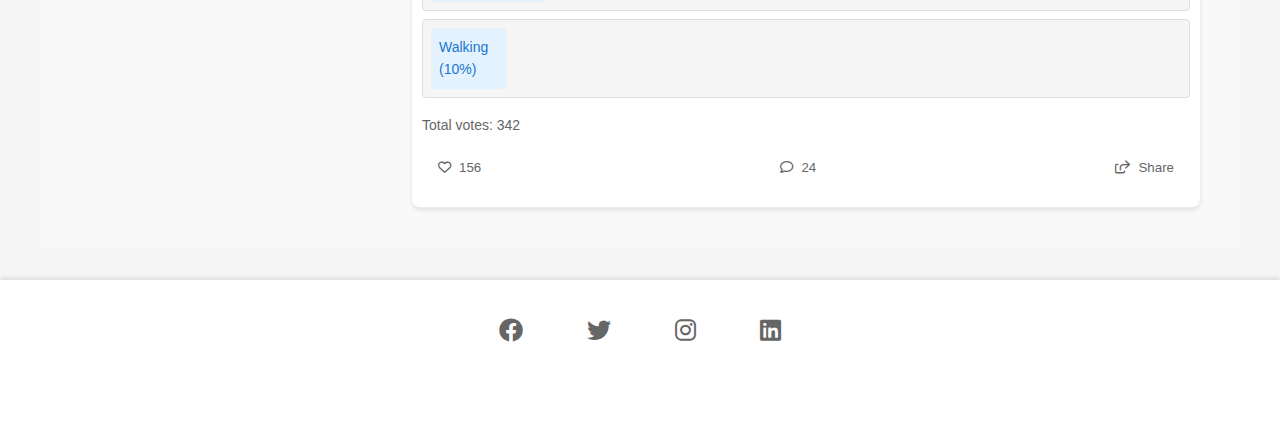
<file: user-profile.html>
<!DOCTYPE html>
<html lang="en">
<head>
    <meta charset="UTF-8">
    <meta name="viewport" content="width=device-width, initial-scale=1.0">
    <title>5%.Earth - User Profile</title>
    <link rel="stylesheet" href="https://cdnjs.cloudflare.com/ajax/libs/font-awesome/6.0.0/css/all.min.css">
    <link rel="stylesheet" href="css/style.css">
    <link rel="stylesheet" href="css/community.css">
    <link rel="stylesheet" href="css/profile.css">
    <link rel="stylesheet" href="css/search.css">
    <link rel="stylesheet" href="css/dropdown.css">
</head>
<body>
    <header>
        <nav class="navbar">
            <a href="index.html" class="logo">
                <i class="fas fa-leaf"></i>
                <span>5%.Earth</span>
            </a>

            <div class="search-container">
                <input type="text" id="global-search" class="search-input" placeholder="Search...">
                <div id="search-results" class="search-results-container"></div>
            </div>
            <button class="mobile-menu-btn" onclick="toggleMobileMenu()">
                <i class="fas fa-bars"></i>
            </button>
            <ul class="nav-links">
                <li class="search-toggle"><a href="#"><i class="fas fa-search"></i> Search</a></li>
                <li><a href="index.html"><i class="fas fa-home"></i> Home</a></li>
                <li><a href="community.html"><i class="fas fa-stream"></i> Feed</a></li>
                <li><a href="goals.html"><i class="fas fa-calendar"></i> Goals</a></li>
                <li><a href="community-list.html"><i class="fas fa-users"></i> Communities</a></li>
                <li><a href="events.html"><i class="fas fa-calendar"></i> Events</a></li>
                <li class="others-dropdown">
                    <a href="#"><i class="fas fa-bars"></i> Others<i class="fas fa-chevron-down"></i></a>
                    <div class="others-dropdown-content">
                        <a href="green-projects.html"><i class="fas fa-seedling"></i> Green Projects</a>
                        <a href="organizations.html"><i class="fas fa-city"></i> Organizations</a>
                        <a href=""><i class="fas fa-book"></i> Courses</a>
                        <a href=""><i class="fas fa-users"></i> Users</a>
                        <a href=""><i class="fas fa-shopping-cart"></i> Products</a>
                        <a href=""><i class="fas fa-tools"></i> Services</a>
                    </div>
                </li>
                <li class="profile-dropdown">
                    <a href="#"><i class="fas fa-user"></i> Profile<i class="fas fa-chevron-down"></i></a>
                    <div class="profile-dropdown-content">
                        <a href="myprofile.html"><i class="fas fa-user-circle"></i> My Profile</a>
                        <a href="myorganization.html"><i class="fas fa-building"></i> My Organization</a>
                        <a onclick="logout()" href="login.html"><i class="fas fa-sign-out"></i> Logout</a>
                    </div>
                </li>
            </ul>
        </nav>
    </header>

    <!-- User Profile Section -->
    <main class="profile-section">
        <div class="profile-header">
            <div class="profile-cover">
                <section class="achivement-section">
                    <div class="achievement-items">
                        <div class="achievement-item">
                            <i class="fas fa-tree"></i>
                            <span class="achievement-number">50</span>
                            <span class="achievement-label">Trees Planted</span>
                        </div>
                        <div class="achievement-item">
                            <i class="fas fa-solar-panel"></i>
                            <span class="achievement-number">2.5</span>
                            <span class="achievement-label">kW Solar Installed</span>
                        </div>
                        <div class="achievement-item">
                            <i class="fas fa-recycle"></i>
                            <span class="achievement-number">500</span>
                            <span class="achievement-label">kg Waste Recycled</span>
                        </div>
                    </div>
                </div>
            </div>
            <div class="profile-info">
                <div class="profile-avatar">
                    <img src="images/profile-woman.png" alt="User Avatar" class="user-avatar-large">
                </div>
                <div class="profile-details">
                    <h1 class="profile-name">Sarah Johnson</h1>
                    <p class="profile-tagline">Environmental Activist | Green Tech Enthusiast</p>
                    <div class="profile-stats">
                        <div class="profile-stat-item">
                            <span class="profile-stat-number">120</span>
                            <span class="profile-stat-label">Posts</span>
                        </div>
                        <div class="profile-stat-item">
                            <span class="profile-stat-number">1.5K</span>
                            <span class="profile-stat-label">Followers</span>
                        </div>
                        <div class="profile-stat-item">
                            <span class="profile-stat-number">890</span>
                            <span class="profile-stat-label">Following</span>
                        </div>
                    </div>
                </div>
                <section class="badges-section header-badges">
                    <div class="badges-container">
                        <div class="badge-item" title="Top Impact Maker - March 2024">
                            <i class="fas fa-award achievement-icon"></i>
                            <span class="badge-label">Impact Leader</span>
                            <span class="badge-date">March 2024</span>
                        </div>
                        <div class="badge-item" title="Sustainability Champion - 100 Green Actions">
                            <i class="fas fa-medal achievement-icon"></i>
                            <span class="badge-label">Green Champion</span>
                            <span class="badge-milestone">100 Actions</span>
                        </div>
                        <div class="badge-item" title="Community Leader - Most Engaged">
                            <i class="fas fa-star achievement-icon"></i>
                            <span class="badge-label">Community Star</span>
                            <span class="badge-milestone">Top Contributor</span>
                        </div>
                        <div class="badge-item" title="Innovation Pioneer - New Solutions">
                            <i class="fas fa-lightbulb achievement-icon"></i>
                            <span class="badge-label">Eco Innovator</span>
                            <span class="badge-milestone">Pioneer</span>
                        </div>
                    </div>
                </section>
            </div>
        </div>

        <div class="profile-content">
            <div class="profile-sidebar">
                <section class="bio-section">
                    <h2>About Me</h2>
                    <p>Passionate about environmental conservation and sustainable living. Working towards a greener future through technology and community engagement.</p>
                </section>

                <section class="contact-section">
                    <h2>Contact Information</h2>
                    <ul class="contact-list">
                        <li><i class="fas fa-envelope"></i> john.doe@email.com</li>
                        <li><i class="fas fa-phone"></i> +1 (555) 123-4567</li>
                        <li><i class="fas fa-map-marker-alt"></i> San Francisco, CA</li>
                        <li><i class="fas fa-globe"></i> www.johndoe.com</li>
                    </ul>
                </section>

                <section class="interests-section">
                    <h2>Sustainability Interests</h2>
                    <div class="interest-tags">
                        <span class="interest-tag">Renewable Energy</span>
                        <span class="interest-tag">Zero Waste</span>
                        <span class="interest-tag">Green Technology</span>
                        <span class="interest-tag">Urban Farming</span>
                        <span class="interest-tag">Electric Vehicles</span>
                        <span class="interest-tag">Ocean Conservation</span>
                    </div>
                </section>


            </div>
            <div class="profile-main-content">
                <div class="content-filters">
                    <button class="filter-btn active">Posts</button>
                    <button class="filter-btn">Mentions</button>
                    <div class="sort-dropdown">
                        <select name="sort" id="sort">
                            <option value="recent">Most Recent</option>
                            <option value="popular">Most Popular</option>
                            <option value="impact">Highest Impact</option>
                        </select>
                    </div>
                </div>

                <div class="activity-content">
                    <!-- Posts Tab Content -->
                    <div class="post-item post-card" data-post-id="1">
                        <div class="post-header">
                            <img src="images/profile-woman.png" alt="Sarah Johnson" class="post-avatar">
                            <div class="post-meta">
                                <h3 class="post-author">Sarah Johnson</h3>
                                <span class="post-time">2 hours ago</span>
                            </div>
                        </div>
                        <div class="post-content">
                            <p>Just finished installing solar panels on my roof! Excited to start generating clean energy. 🌞 #SustainableLiving #CleanEnergy</p>
                            <img src="images/solar-solutions.jpg" alt="Solar Panel Installation" class="post-image">
                        </div>
                        <div class="post-actions">
                            <button class="action-btn"><i class="far fa-heart"></i> 245</button>
                            <button class="action-btn"><i class="far fa-comment"></i> 18</button>
                            <button class="action-btn"><i class="far fa-share-square"></i> Share</button>
                        </div>
                    </div>

                    <div class="post-item post-card" data-post-id="2">
                        <div class="post-header">
                            <img src="images/profile-woman.png" alt="Sarah Johnson" class="post-avatar">
                            <div class="post-meta">
                                <h3 class="post-author">Sarah Johnson</h3>
                                <span class="post-time">1 day ago</span>
                            </div>
                        </div>
                        <div class="post-content">
                            <p>Which eco-friendly transportation method do you prefer? Cast your vote! 🚲</p>
                            <div class="poll-options">
                                <div class="poll-option">
                                    <div class="poll-bar" style="width: 45%">Cycling (45%)</div>
                                </div>
                                <div class="poll-option">
                                    <div class="poll-bar" style="width: 30%">Electric Vehicles (30%)</div>
                                </div>
                                <div class="poll-option">
                                    <div class="poll-bar" style="width: 15%">Public Transport (15%)</div>
                                </div>
                                <div class="poll-option">
                                    <div class="poll-bar" style="width: 10%">Walking (10%)</div>
                                </div>
                            </div>
                            <div class="poll-stats">Total votes: 342</div>
                        </div>
                        <div class="post-actions">
                            <button class="action-btn"><i class="far fa-heart"></i> 156</button>
                            <button class="action-btn"><i class="far fa-comment"></i> 24</button>
                            <button class="action-btn"><i class="far fa-share-square"></i> Share</button>
                        </div>
                    </div>

                    <!-- Mentions Tab Content -->
                    <div class="mention-item" style="display: none;">
                        <div class="post-header">
                            <img src="images/profile-man.avif" alt="John Doe" class="post-avatar">
                            <div class="post-meta">
                                <h3 class="post-author">John Doe</h3>
                                <span class="post-time">3 days ago</span>
                            </div>
                        </div>
                        <div class="mention-content">
                            <p>Great working with <a href="#" class="mention-link">@Sarah Johnson</a> on the community garden project! Your expertise in sustainable agriculture is invaluable. 🌱</p>
                        </div>
                    </div>

                    <div class="mention-item" style="display: none;">
                        <div class="post-header">
                            <img src="images/profile-woman-2.avif" alt="Emma Wilson" class="post-avatar">
                            <div class="post-meta">
                                <h3 class="post-author">Emma Wilson</h3>
                                <span class="post-time">1 week ago</span>
                            </div>
                        </div>
                        <div class="mention-content">
                            <p>Thanks <a href="#" class="mention-link">@Sarah Johnson</a> for the amazing presentation on renewable energy at yesterday's conference! 🎯</p>
                        </div>
                    </div>
                </div>
            </div>
        </div>
    </main>

    <!-- Footer -->
    <footer>
        <div class="social-links">
            <a href="#"><i class="fab fa-facebook"></i></a>
            <a href="#"><i class="fab fa-twitter"></i></a>
            <a href="#"><i class="fab fa-instagram"></i></a>
            <a href="#"><i class="fab fa-linkedin"></i></a>
        </div>
        <p>&copy; 2024 5% Earth. All rights reserved.</p>
    </footer>

    <script src="js/app.js"></script>
    <script src="js/login.js"></script>
    <script src="js/comments.js"></script>
    <script src="js/search.js"></script>
    <script src="js/search-toggle.js" defer></script>
</body>
</html>
</file>
<file: css/community.css>
/* Global Styles */
:root {
    --primary-color: #2ecc71;
    --secondary-color: #27ae60;
    --dark-color: #2c3e50;
    --light-color: #ecf0f1;
    --accent-color: #e74c3c;
    --text-color: #333;
    --border-radius: 8px;
    --transition: all 0.3s ease;
}

* {
    margin: 0;
    padding: 0;
    box-sizing: border-box;
}

/* Global Styles */
body {
    font-family: Arial, sans-serif;
    line-height: 1.6;
    margin: 0;
    padding: 0;
    background-color: #f5f5f5;
}

/* Navigation */
.navbar {
    background-color: white;
    padding: 1rem 5%;
    display: flex;
    justify-content: space-between;
    align-items: center;
    box-shadow: 0 2px 5px rgba(0,0,0,0.1);
    position: fixed;
    width: 100%;
    top: 0;
    z-index: 1000;
}

.logo {
    display: flex;
    align-items: center;
    text-decoration: none;
    color: var(--primary-color);
    font-size: 1.5rem;
    font-weight: bold;
}

.logo i {
    margin-right: 0.5rem;
    font-size: 1.8rem;
}

.nav-links {
    display: flex;
    list-style: none;
    gap: 2rem;
}

.nav-links a {
    text-decoration: none;
    color: var(--dark-color);
    display: flex;
    align-items: center;
    gap: 0.5rem;
    transition: var(--transition);
}

.nav-links a:hover {
    color: var(--primary-color);
}

.mobile-menu-btn {
    display: none;
    background: none;
    border: none;
    color: var(--dark-color);
    font-size: 1.5rem;
    cursor: pointer;
    padding: 0.5rem;
}

@media (max-width: 768px) {
    .mobile-menu-btn {
        display: block;
    }
}

/* Create Post Section Styles */
.create-post-section {
    max-width: 1000px;
    margin: 2rem auto;
    padding: 1rem;
    margin-top: 4rem;
}

/* Media Post Form Styles */
.media-upload-area {
    border: 2px dashed #ddd;
    border-radius: var(--border-radius);
    padding: 2rem;
    margin-bottom: 1rem;
    text-align: center;
    cursor: pointer;
    transition: var(--transition);
}

.media-upload-area:hover {
    border-color: var(--primary-color);
}

.media-upload-area.dragover {
    background-color: rgba(46, 204, 113, 0.1);
    border-color: var(--primary-color);
}

.upload-instructions {
    color: #666;
}

.upload-instructions i {
    font-size: 3rem;
    color: #999;
    margin-bottom: 1rem;
}

.media-previews {
    display: grid;
    grid-template-columns: repeat(auto-fill, minmax(150px, 1fr));
    gap: 1rem;
    margin-top: 1rem;
}

.media-preview {
    position: relative;
    border-radius: var(--border-radius);
    overflow: hidden;
}

.media-preview img,
.media-preview video {
    width: 100%;
    height: 150px;
    object-fit: cover;
}

.media-preview .remove-media {
    position: absolute;
    top: 5px;
    right: 5px;
    background: rgba(0, 0, 0, 0.5);
    color: white;
    border: none;
    border-radius: 50%;
    width: 24px;
    height: 24px;
    cursor: pointer;
    display: flex;
    align-items: center;
    justify-content: center;
}

.media-caption {
    width: 100%;
    min-height: 80px;
    margin: 1rem 0;
    padding: 0.5rem;
    border: 1px solid #ddd;
    border-radius: var(--border-radius);
    resize: vertical;
}

.post-container {
    background-color: #ffffff;
    border-radius: 8px;
    box-shadow: 0 2px 4px rgba(0,0,0,0.1);
    padding: 1.5rem;
}

.post-types {
    display: flex;
    gap: 1rem;
    margin-bottom: 1rem;
    overflow-x: auto;
    padding-bottom: 0.5rem;
}

.post-type-btn {
    background: none;
    border: none;
    padding: 0.5rem 1rem;
    cursor: pointer;
    border-radius: 20px;
    display: flex;
    align-items: center;
    gap: 0.5rem;
    color: #666;
    transition: all 0.3s ease;
}

.post-type-btn.active {
    background-color: #e3f2fd;
    color: #1976d2;
}

.post-editor {
    display: none;
    background-color: #fff;
    border-radius: var(--border-radius);
    padding: 1rem;
    margin-top: 1rem;
    box-shadow: 0 2px 4px rgba(0,0,0,0.1);
    width: 100%;
    box-sizing: border-box;
}

.post-editor.active {
    display: block;
}

.blog-title {
    width: 100%;
    padding: 0.8rem;
    margin-bottom: 1rem;
    border: 1px solid #ddd;
    border-radius: var(--border-radius);
    font-size: 1.2rem;
}

.blog-category {
    width: 100%;
    padding: 0.8rem;
    margin-bottom: 1rem;
    border: 1px solid #ddd;
    border-radius: var(--border-radius);
    background-color: white;
}

.blog-content {
    width: 100%;
    min-height: 200px;
    padding: 0.8rem;
    margin-bottom: 1rem;
    border: 1px solid #ddd;
    border-radius: var(--border-radius);
    resize: vertical;
}

.post-editor textarea {
    width: 100%;
    min-height: 120px;
    padding: 12px;
    border: 1px solid #ddd;
    border-radius: 4px;
    resize: vertical;
    font-size: 14px;
    box-sizing: border-box;
    margin-bottom: 15px;
    max-width: 100%;
    display: block;
}

.post-actions {
    display: flex;
    justify-content: space-between;
    align-items: center;
}

.media-actions {
    display: flex;
    gap: 1rem;
}

.media-btn {
    background: none;
    border: none;
    color: #666;
    cursor: pointer;
    padding: 0.5rem;
    border-radius: 50%;
    transition: background-color 0.3s ease;
}

.media-btn:hover {
    background-color: #f5f5f5;
}

.primary-btn {
    background-color: #1976d2;
    color: white;
    border: none;
    padding: 0.5rem 1.5rem;
    border-radius: 20px;
    cursor: pointer;
    display: flex;
    align-items: center;
    gap: 0.5rem;
    transition: background-color 0.3s ease;
}

.primary-btn:hover {
    background-color: #1565c0;
}

/* Feed Section Styles */
.feed-section {
    max-width: 1000px;
    margin: 2rem auto;
    padding: 1rem;
}

.feed-filters {
    background-color: #ffffff;
    padding: 1rem;
    border-radius: 8px;
    box-shadow: 0 2px 4px rgba(0,0,0,0.1);
    margin-bottom: 1rem;
    display: flex;
    justify-content: space-between;
    align-items: center;
    flex-wrap: wrap;
    gap: 1rem;
}

.filter-btn {
    background: none;
    border: none;
    padding: 0.5rem 1rem;
    cursor: pointer;
    border-radius: 20px;
    display: flex;
    align-items: center;
    gap: 0.5rem;
    color: #666;
    transition: all 0.3s ease;
}

.filter-btn.active {
    background-color: #e3f2fd;
    color: #1976d2;
}

.feed-sort select {
    padding: 0.5rem;
    border: 1px solid #ddd;
    border-radius: 4px;
    background-color: white;
}

.post-card {
    background-color: #ffffff;
    border-radius: 8px;
    box-shadow: 0 2px 4px rgba(0,0,0,0.1);
    padding: 1.5rem;
    margin-bottom: 1rem;
}

.post-header {
    display: flex;
    align-items: center;
    gap: 1rem;
    margin-bottom: 1rem;
}

.user-avatar {
    width: 40px;
    height: 40px;
    border-radius: 50%;
    object-fit: cover;
}

.post-meta {
    flex-grow: 1;
}

.user-name,
.user-name a,
.post-meta a {
    text-decoration: none;
    color: var(--dark-color);
    font-weight: 600;
    transition: var(--transition);
}

.user-name:hover,
.user-name a:hover,
.post-meta a:hover {
    color: var(--primary-color);
}

.comment-author,
.comment-author a {
    text-decoration: none;
    color: var(--dark-color);
    font-weight: 600;
    transition: var(--transition);
}

.comment-author:hover,
.comment-author a:hover {
    color: var(--primary-color);
}

.post-type {
    font-size: 0.875rem;
    color: #666;
    display: flex;
    align-items: center;
    gap: 0.5rem;
}

.post-content {
    margin: 1rem 0;
}

.post-content h2 {
    margin: 0 0 1rem 0;
    color: #2c3e50;
}

.post-content p {
    margin: 0;
    color: #444;
}

.post-image {
    width: 100%;
    max-width: 600px;
    border-radius: 8px;
    margin: 1rem 0;
}

.post-media-item {
    width: 100%;
    max-width: 600px;
    border-radius: 8px;
    margin: 1rem 0;
}

.read-more-btn {
    background: none;
    border: none;
    color: #1976d2;
    padding: 0;
    cursor: pointer;
    font-weight: 500;
}

.poll-options {
    margin: 1rem 0;
}

.poll-option {
    background-color: #f5f5f5;
    border-radius: 4px;
    margin-bottom: 0.5rem;
    overflow: hidden;
}

.poll-bar {
    background-color: #e3f2fd;
    color: #1976d2;
    padding: 0.5rem;
    font-size: 0.875rem;
}

.poll-stats {
    font-size: 0.875rem;
    color: #666;
    margin-top: 0.5rem;
}

.action-btn {
    background: none;
    border: none;
    color: #666;
    padding: 0.5rem 1rem;
    cursor: pointer;
    display: flex;
    align-items: center;
    gap: 0.5rem;
    transition: color 0.3s ease;
}

.action-btn:hover {
    color: #1976d2;
}

/* User Profile Styles */
.profile-section {
    max-width: 1200px;
    margin: 6rem auto 2rem;
    padding: 0 1rem;
}

.profile-header {
    background: white;
    border-radius: var(--border-radius);
    box-shadow: 0 2px 4px rgba(0,0,0,0.1);
    overflow: hidden;
    margin-bottom: 2rem;
}

.profile-cover {
    height: 200px;
    background: linear-gradient(135deg, var(--primary-color), var(--secondary-color));
}

.profile-info {
    padding: 1.5rem;
    position: relative;
    display: flex;
    gap: 2rem;
    align-items: flex-start;
}

.profile-avatar {
    margin-top: -80px;
}

.user-avatar-large {
    width: 150px;
    height: 150px;
    border-radius: 50%;
    border: 4px solid white;
    box-shadow: 0 2px 4px rgba(0,0,0,0.1);
    object-fit: cover;
}

.profile-details {
    flex-grow: 1;
}

.profile-name {
    font-size: 2rem;
    color: var(--dark-color);
    margin-bottom: 0.5rem;
}

.profile-tagline {
    color: #666;
    margin-bottom: 1.5rem;
}

.profile-stats {
    display: flex;
    gap: 2rem;
}

.profile-content {
    display: grid;
    grid-template-columns: 300px 1fr;
    gap: 2rem;
}

.profile-sidebar {
    display: flex;
    flex-direction: column;
    gap: 1.5rem;
}

.bio-section,
.contact-section,
.interests-section,
.achievements-section {
    background: white;
    padding: 1.5rem;
    border-radius: var(--border-radius);
    box-shadow: 0 2px 4px rgba(0,0,0,0.1);
}

.contact-list {
    list-style: none;
    padding: 0;
}

.contact-list li {
    display: flex;
    align-items: center;
    gap: 0.5rem;
    margin-bottom: 0.75rem;
    color: #666;
}

.interest-tags {
    display: flex;
    flex-wrap: wrap;
    gap: 0.5rem;
}

.interest-tag {
    background: #e3f2fd;
    color: #1976d2;
    padding: 0.5rem 1rem;
    border-radius: 20px;
    font-size: 0.9rem;
}

.achievement-items {
    display: grid;
    grid-template-columns: repeat(auto-fit, minmax(100px, 1fr));
    gap: 1rem;
    text-align: center;
}

.achievement-item i {
    font-size: 2rem;
    color: var(--primary-color);
    margin-bottom: 0.5rem;
}

.achievement-number {
    display: block;
    font-size: 1.5rem;
    font-weight: bold;
    color: var(--dark-color);
}

.achievement-label {
    display: block;
    font-size: 0.8rem;
    color: #666;
}

.content-filters {
    background: white;
    padding: 1rem;
    border-radius: var(--border-radius);
    box-shadow: 0 2px 4px rgba(0,0,0,0.1);
    display: flex;
    justify-content: space-between;
    align-items: center;
    margin-bottom: 1rem;
}

.filter-btn {
    background: none;
    border: none;
    padding: 0.5rem 1rem;
    cursor: pointer;
    border-radius: 20px;
    color: #666;
    transition: all 0.3s ease;
}

.filter-btn.active {
    background: #e3f2fd;
    color: #1976d2;
}

.sort-dropdown select {
    padding: 0.5rem;
    border: 1px solid #ddd;
    border-radius: 4px;
    background: white;
}

@media (max-width: 768px) {
    .profile-section {
        margin-top: 5rem;
        padding: 0 0.5rem;
    }

    .profile-info {
        flex-direction: column;
        align-items: center;
        text-align: center;
    }

    .profile-stats {
        justify-content: center;
    }

    .profile-content {
        grid-template-columns: 1fr;
    }

    .achievement-items {
        grid-template-columns: repeat(2, 1fr);
    }
}

/* Footer Styles */
footer {
    background-color: #ffffff;
    padding: 2rem;
    text-align: center;
    margin-top: 2rem;
    box-shadow: 0 -2px 4px rgba(0,0,0,0.1);
}

.social-links {
    margin-bottom: 1rem;
}

.social-links a {
    color: #666;
    margin: 0 1rem;
    font-size: 1.5rem;
    text-decoration: none;
    transition: color 0.3s ease;
}

.social-links a:hover {
    color: #1976d2;
}

/* Responsive Design */
@media (max-width: 768px) {
    

    .create-post-section,
    .feed-section {
        padding: 1rem 0.5rem;
        margin: 1rem 0;
    }

    .post-container {
        padding: 1rem;
    }

    .post-types {
        flex-wrap: wrap;
        gap: 0.5rem;
    }

    .post-type-btn {
        font-size: 0.9rem;
        padding: 0.4rem 0.8rem;
    }

    .media-actions {
        gap: 0.5rem;
    }

    .feed-filters {
        flex-direction: column;
        align-items: stretch;
        padding: 0.8rem;
    }

    .filter-btn {
        width: 100%;
        justify-content: center;
        margin-bottom: 0.5rem;
    }

    .feed-sort {
        width: 100%;
    }

    .feed-sort select {
        width: 100%;
        padding: 0.8rem;
    }

    .post-card {
        padding: 1rem;
    }

    .post-header {
        flex-wrap: wrap;
    }

    .post-meta {
        width: 100%;
        margin-top: 0.5rem;
    }

    .action-btn {
        padding: 0.4rem 0.8rem;
    }

    .comments-section {
        padding: 1rem 0.5rem;
    }

    .comment-input-area {
        flex-wrap: wrap;
        gap: 0.5rem;
    }

    .comment-input-wrapper {
        width: 100%;
    }
}

.comments-section {
    margin-top: 1rem;
    border-top: 1px solid #eee;
    padding-top: 1rem;
}

.comments-section.hidden {
    display: none;
}

.comment-input-area {
    display: flex;
    align-items: center;
    gap: 1rem;
    margin-bottom: 1rem;
}

.user-avatar-small {
    width: 32px;
    height: 32px;
    border-radius: 50%;
    object-fit: cover;
}

.comment-input-wrapper {
    flex-grow: 1;
    display: flex;
    gap: 0.5rem;
    background: #f5f5f5;
    border-radius: 20px;
    padding: 0.5rem 1rem;
}

.comment-input {
    flex-grow: 1;
    border: none;
    background: none;
    outline: none;
    font-size: 0.9rem;
}

.comment-submit-btn {
    background: none;
    border: none;
    color: var(--primary-color);
    cursor: pointer;
    padding: 0;
}

.comment-submit-btn:hover {
    color: var(--primary-color-dark);
}

.comments-container {
    display: flex;
    flex-direction: column;
    gap: 1rem;
}

.comment-item {
    background: #f8f9fa;
    border-radius: 8px;
    padding: 0.75rem;
}

.comment-header {
    display: flex;
    align-items: center;
    gap: 0.5rem;
    margin-bottom: 0.25rem;
}

.comment-author {
    font-weight: 600;
    color: #2c3e50;
}

.comment-time {
    font-size: 0.8rem;
    color: #666;
}

.comment-text {
    color: #444;
    font-size: 0.9rem;
    line-height: 1.4;
}


.mobile-menu-btn {
    display: none;
    background: none;
    border: none;
    color: var(--dark-color);
    font-size: 1.5rem;
    cursor: pointer;
    padding: 0.5rem;
}

@media (max-width: 768px) {
    .mobile-menu-btn {
        display: block;
    }
}
/* Responsive Design */
@media (max-width: 768px) {
    .navbar {
        padding: 1rem;
        position: relative;
    }

    .nav-links {
        display: none;
        position: absolute;
        top: 100%;
        left: 0;
        right: 0;
        background-color: white;
        flex-direction: column;
        padding: 1rem;
        box-shadow: 0 2px 5px rgba(0,0,0,0.1);
        z-index: 1000;
    }

    .nav-links.active {
        display: flex;
    }

    .nav-links li {
        width: 100%;
        padding: 0.5rem 0;
    }

    .nav-links a {
        width: 100%;
        justify-content: flex-start;
    }

    .hero-content h1 {
        font-size: 2.5rem;
    }

    .impact-stats {
        gap: 2rem;
    }

    .stat-item i {
        font-size: 2rem;
    }

    .stat-number {
        font-size: 1.5rem;
    }

    .community-features {
        grid-template-columns: 1fr;
    }

    .highlights-grid {
        grid-template-columns: 1fr;
    }
}

.media-preview {
    position: relative;
    margin: 10px 0;
    max-width: 100%;
    border-radius: 8px;
    overflow: hidden;
}

.media-preview.thumbnail {
    width: 150px;
    height: 150px;
    display: inline-block;
    margin: 5px;
}

.media-preview img,
.media-preview video {
    max-width: 100%;
    max-height: 300px;
    object-fit: cover;
    border-radius: 8px;
    display: block;
}

.media-preview.thumbnail img,
.media-preview.thumbnail video {
    width: 100%;
    height: 100%;
    max-height: none;
    object-fit: cover;
}

.remove-media-btn,
.remove-location-btn {
    position: absolute;
    top: 10px;
    right: 10px;
    background: rgba(0, 0, 0, 0.6);
    color: white;
    border: none;
    border-radius: 50%;
    width: 30px;
    height: 30px;
    display: flex;
    align-items: center;
    justify-content: center;
    cursor: pointer;
    transition: background-color 0.3s;
}

.remove-media-btn:hover,
.remove-location-btn:hover {
    background: rgba(0, 0, 0, 0.8);
}

.location-tag {
    display: flex;
    align-items: center;
    background: #f0f2f5;
    padding: 8px 12px;
    border-radius: 20px;
    margin: 10px 0;
    max-width: fit-content;
}

.location-tag i {
    color: #1a73e8;
    margin-right: 8px;
}

.location-tag span {
    margin-right: 8px;
    font-size: 14px;
    color: #333;
}

.location-tag .remove-location-btn {
    position: static;
    background: transparent;
    color: #666;
    width: 20px;
    height: 20px;
    margin-left: 4px;
}

.location-tag .remove-location-btn:hover {
    background: rgba(0, 0, 0, 0.1);
    color: #333;
}

.poll-question {
    width: 100%;
    padding: 0.75rem;
    margin-bottom: 1rem;
    border: 1px solid #ddd;
    border-radius: 4px;
    font-size: 1rem;
}

.poll-options-container {
    margin-bottom: 1rem;
}

.poll-option-input {
    display: flex;
    gap: 0.5rem;
    margin-bottom: 0.5rem;
    align-items: center;
}

.poll-option {
    flex: 1;
    padding: 0.5rem;
    border: 1px solid #ddd;
    border-radius: 4px;
    font-size: 0.9rem;
}

.remove-option-btn {
    background: none;
    border: none;
    color: #dc3545;
    cursor: pointer;
    padding: 0.25rem;
    font-size: 1rem;
}

.add-option-btn {
    background: none;
    border: 1px dashed #1976d2;
    color: #1976d2;
    padding: 0.5rem;
    width: 100%;
    border-radius: 4px;
    cursor: pointer;
    margin-bottom: 1rem;
    display: flex;
    align-items: center;
    justify-content: center;
    gap: 0.5rem;
}

.poll-settings {
    background-color: #f8f9fa;
    padding: 1rem;
    border-radius: 4px;
    margin-bottom: 1rem;
}

.poll-duration {
    margin-bottom: 0.5rem;
}

.duration-select {
    margin-left: 0.5rem;
    padding: 0.25rem;
    border: 1px solid #ddd;
    border-radius: 4px;
}

.poll-type label {
    display: flex;
    align-items: center;
    gap: 0.5rem;
    cursor: pointer;
}

/* Event Post Form Styles */
.event-post-form .form-group {
    margin-bottom: 1rem;
}

.event-post-form .event-input {
    width: 100%;
    padding: 0.8rem;
    border: 1px solid #ddd;
    border-radius: var(--border-radius);
    font-size: 1rem;
    transition: var(--transition);
}

.event-post-form .event-input:focus {
    border-color: var(--primary-color);
    outline: none;
}

.event-post-form textarea.event-input {
    min-height: 120px;
    resize: vertical;
}

.event-post-form .post-actions {
    display: flex;
    justify-content: space-between;
    align-items: center;
    margin-top: 1rem;
}

.post-actions {
    display: flex;
    justify-content: space-between;
    align-items: center;
}

.media-actions {
    display: flex;
    gap: 1rem;
}

.media-btn {
    background: none;
    border: none;
    color: #666;
    cursor: pointer;
    padding: 0.5rem;
    border-radius: 50%;
    transition: background-color 0.3s ease;
}

.media-btn:hover {
    background-color: #f5f5f5;
}

.primary-btn {
    background-color: #1976d2;
    color: white;
    border: none;
    padding: 0.5rem 1.5rem;
    border-radius: 20px;
    cursor: pointer;
    display: flex;
    align-items: center;
    gap: 0.5rem;
    transition: background-color 0.3s ease;
}

.primary-btn:hover {
    background-color: #1565c0;
}

/* Feed Section Styles */
.feed-section {
    max-width: 1000px;
    margin: 2rem auto;
    padding: 1rem;
}

.feed-filters {
    background-color: #ffffff;
    padding: 1rem;
    border-radius: 8px;
    box-shadow: 0 2px 4px rgba(0,0,0,0.1);
    margin-bottom: 1rem;
    display: flex;
    justify-content: space-between;
    align-items: center;
    flex-wrap: wrap;
    gap: 1rem;
}

.filter-btn {
    background: none;
    border: none;
    padding: 0.5rem 1rem;
    cursor: pointer;
    border-radius: 20px;
    display: flex;
    align-items: center;
    gap: 0.5rem;
    color: #666;
    transition: all 0.3s ease;
}

.filter-btn.active {
    background-color: #e3f2fd;
    color: #1976d2;
}

.feed-sort select {
    padding: 0.5rem;
    border: 1px solid #ddd;
    border-radius: 4px;
    background-color: white;
}

.post-card {
    background-color: #ffffff;
    border-radius: 8px;
    box-shadow: 0 2px 4px rgba(0,0,0,0.1);
    padding: 1.5rem;
    margin-bottom: 1rem;
}

.post-header {
    display: flex;
    align-items: center;
    gap: 1rem;
    margin-bottom: 1rem;
}

.user-avatar {
    width: 40px;
    height: 40px;
    border-radius: 50%;
    object-fit: cover;
}

.post-meta {
    flex-grow: 1;
}

.user-name,
.user-name a,
.post-meta a {
    text-decoration: none;
    color: var(--dark-color);
    font-weight: 600;
    transition: var(--transition);
}

.user-name:hover,
.user-name a:hover,
.post-meta a:hover {
    color: var(--primary-color);
}

.comment-author,
.comment-author a {
    text-decoration: none;
    color: var(--dark-color);
    font-weight: 600;
    transition: var(--transition);
}

.comment-author:hover,
.comment-author a:hover {
    color: var(--primary-color);
}

.post-type {
    font-size: 0.875rem;
    color: #666;
    display: flex;
    align-items: center;
    gap: 0.5rem;
}

.post-content {
    margin: 1rem 0;
}

.post-content h2 {
    margin: 0 0 1rem 0;
    color: #2c3e50;
}

.post-content p {
    margin: 0;
    color: #444;
}

.post-image {
    width: 100%;
    max-width: 600px;
    border-radius: 8px;
    margin: 1rem 0;
}

.post-media-item {
    width: 100%;
    max-width: 600px;
    border-radius: 8px;
    margin: 1rem 0;
}

.read-more-btn {
    background: none;
    border: none;
    color: #1976d2;
    padding: 0;
    cursor: pointer;
    font-weight: 500;
}

.poll-options {
    margin: 1rem 0;
}

.poll-option {
    background-color: #f5f5f5;
    border-radius: 4px;
    margin-bottom: 0.5rem;
    overflow: hidden;
}

.poll-bar {
    background-color: #e3f2fd;
    color: #1976d2;
    padding: 0.5rem;
    font-size: 0.875rem;
}

.poll-stats {
    font-size: 0.875rem;
    color: #666;
    margin-top: 0.5rem;
}

.action-btn {
    background: none;
    border: none;
    color: #666;
    padding: 0.5rem 1rem;
    cursor: pointer;
    display: flex;
    align-items: center;
    gap: 0.5rem;
    transition: color 0.3s ease;
}

.action-btn:hover {
    color: #1976d2;
}

/* User Profile Styles */
.profile-section {
    max-width: 1200px;
    margin: 6rem auto 2rem;
    padding: 0 1rem;
}

.profile-header {
    background: white;
    border-radius: var(--border-radius);
    box-shadow: 0 2px 4px rgba(0,0,0,0.1);
    overflow: hidden;
    margin-bottom: 2rem;
}

.profile-cover {
    height: 200px;
    background: linear-gradient(135deg, var(--primary-color), var(--secondary-color));
}

.profile-info {
    padding: 1.5rem;
    position: relative;
    display: flex;
    gap: 2rem;
    align-items: flex-start;
}

.profile-avatar {
    margin-top: -80px;
}

.user-avatar-large {
    width: 150px;
    height: 150px;
    border-radius: 50%;
    border: 4px solid white;
    box-shadow: 0 2px 4px rgba(0,0,0,0.1);
    object-fit: cover;
}

.profile-details {
    flex-grow: 1;
}

.profile-name {
    font-size: 2rem;
    color: var(--dark-color);
    margin-bottom: 0.5rem;
}

.profile-tagline {
    color: #666;
    margin-bottom: 1.5rem;
}

.profile-stats {
    display: flex;
    gap: 2rem;
}

.profile-content {
    display: grid;
    grid-template-columns: 300px 1fr;
    gap: 2rem;
}

.profile-sidebar {
    display: flex;
    flex-direction: column;
    gap: 1.5rem;
}

.bio-section,
.contact-section,
.interests-section,
.achievements-section {
    background: white;
    padding: 1.5rem;
    border-radius: var(--border-radius);
    box-shadow: 0 2px 4px rgba(0,0,0,0.1);
}

.contact-list {
    list-style: none;
    padding: 0;
}

.contact-list li {
    display: flex;
    align-items: center;
    gap: 0.5rem;
    margin-bottom: 0.75rem;
    color: #666;
}

.interest-tags {
    display: flex;
    flex-wrap: wrap;
    gap: 0.5rem;
}

.interest-tag {
    background: #e3f2fd;
    color: #1976d2;
    padding: 0.5rem 1rem;
    border-radius: 20px;
    font-size: 0.9rem;
}

.achievement-items {
    display: grid;
    grid-template-columns: repeat(auto-fit, minmax(100px, 1fr));
    gap: 1rem;
    text-align: center;
}

.achievement-item i {
    font-size: 2rem;
    color: var(--primary-color);
    margin-bottom: 0.5rem;
}

.achievement-number {
    display: block;
    font-size: 1.5rem;
    font-weight: bold;
    color: var(--dark-color);
}

.achievement-label {
    display: block;
    font-size: 0.8rem;
    color: #666;
}

.content-filters {
    background: white;
    padding: 1rem;
    border-radius: var(--border-radius);
    box-shadow: 0 2px 4px rgba(0,0,0,0.1);
    display: flex;
    justify-content: space-between;
    align-items: center;
    margin-bottom: 1rem;
}

.filter-btn {
    background: none;
    border: none;
    padding: 0.5rem 1rem;
    cursor: pointer;
    border-radius: 20px;
    color: #666;
    transition: all 0.3s ease;
}

.filter-btn.active {
    background: #e3f2fd;
    color: #1976d2;
}

.sort-dropdown select {
    padding: 0.5rem;
    border: 1px solid #ddd;
    border-radius: 4px;
    background: white;
}

@media (max-width: 768px) {
    .profile-section {
        margin-top: 5rem;
        padding: 0 0.5rem;
    }

    .profile-info {
        flex-direction: column;
        align-items: center;
        text-align: center;
    }

    .profile-stats {
        justify-content: center;
    }

    .profile-content {
        grid-template-columns: 1fr;
    }

    .achievement-items {
        grid-template-columns: repeat(2, 1fr);
    }
}

/* Footer Styles */
footer {
    background-color: #ffffff;
    padding: 2rem;
    text-align: center;
    margin-top: 2rem;
    box-shadow: 0 -2px 4px rgba(0,0,0,0.1);
}

.social-links {
    margin-bottom: 1rem;
}

.social-links a {
    color: #666;
    margin: 0 1rem;
    font-size: 1.5rem;
    text-decoration: none;
    transition: color 0.3s ease;
}

.social-links a:hover {
    color: #1976d2;
}

/* Responsive Design */
@media (max-width: 768px) {
    

    .create-post-section,
    .feed-section {
        padding: 1rem 0.5rem;
        margin: 1rem 0;
    }

    .post-container {
        padding: 1rem;
    }

    .post-types {
        flex-wrap: wrap;
        gap: 0.5rem;
    }

    .post-type-btn {
        font-size: 0.9rem;
        padding: 0.4rem 0.8rem;
    }

    .media-actions {
        gap: 0.5rem;
    }

    .feed-filters {
        flex-direction: column;
        align-items: stretch;
        padding: 0.8rem;
    }

    .filter-btn {
        width: 100%;
        justify-content: center;
        margin-bottom: 0.5rem;
    }

    .feed-sort {
        width: 100%;
    }

    .feed-sort select {
        width: 100%;
        padding: 0.8rem;
    }

    .post-card {
        padding: 1rem;
    }

    .post-header {
        flex-wrap: wrap;
    }

    .post-meta {
        width: 100%;
        margin-top: 0.5rem;
    }

    .action-btn {
        padding: 0.4rem 0.8rem;
    }

    .comments-section {
        padding: 1rem 0.5rem;
    }

    .comment-input-area {
        flex-wrap: wrap;
        gap: 0.5rem;
    }

    .comment-input-wrapper {
        width: 100%;
    }
}

.comments-section {
    margin-top: 1rem;
    border-top: 1px solid #eee;
    padding-top: 1rem;
}

.comments-section.hidden {
    display: none;
}

.comment-input-area {
    display: flex;
    align-items: center;
    gap: 1rem;
    margin-bottom: 1rem;
}

.user-avatar-small {
    width: 32px;
    height: 32px;
    border-radius: 50%;
    object-fit: cover;
}

.comment-input-wrapper {
    flex-grow: 1;
    display: flex;
    gap: 0.5rem;
    background: #f5f5f5;
    border-radius: 20px;
    padding: 0.5rem 1rem;
}

.comment-input {
    flex-grow: 1;
    border: none;
    background: none;
    outline: none;
    font-size: 0.9rem;
}

.comment-submit-btn {
    background: none;
    border: none;
    color: var(--primary-color);
    cursor: pointer;
    padding: 0;
}

.comment-submit-btn:hover {
    color: var(--primary-color-dark);
}

.comments-container {
    display: flex;
    flex-direction: column;
    gap: 1rem;
}

.comment-item {
    background: #f8f9fa;
    border-radius: 8px;
    padding: 0.75rem;
}

.comment-header {
    display: flex;
    align-items: center;
    gap: 0.5rem;
    margin-bottom: 0.25rem;
}

.comment-author {
    font-weight: 600;
    color: #2c3e50;
}

.comment-time {
    font-size: 0.8rem;
    color: #666;
}

.comment-text {
    color: #444;
    font-size: 0.9rem;
    line-height: 1.4;
}


.mobile-menu-btn {
    display: none;
    background: none;
    border: none;
    color: var(--dark-color);
    font-size: 1.5rem;
    cursor: pointer;
    padding: 0.5rem;
}

@media (max-width: 768px) {
    .mobile-menu-btn {
        display: block;
    }
}
/* Responsive Design */
@media (max-width: 768px) {
    .navbar {
        padding: 1rem;
        position: relative;
    }

    .nav-links {
        display: none;
        position: absolute;
        top: 100%;
        left: 0;
        right: 0;
        background-color: white;
        flex-direction: column;
        padding: 1rem;
        box-shadow: 0 2px 5px rgba(0,0,0,0.1);
        z-index: 1000;
    }

    .nav-links.active {
        display: flex;
    }

    .nav-links li {
        width: 100%;
        padding: 0.5rem 0;
    }

    .nav-links a {
        width: 100%;
        justify-content: flex-start;
    }

    .hero-content h1 {
        font-size: 2.5rem;
    }

    .impact-stats {
        gap: 2rem;
    }

    .stat-item i {
        font-size: 2rem;
    }

    .stat-number {
        font-size: 1.5rem;
    }

    .community-features {
        grid-template-columns: 1fr;
    }

    .highlights-grid {
        grid-template-columns: 1fr;
    }
}

.media-preview {
    position: relative;
    margin: 10px 0;
    max-width: 100%;
    border-radius: 8px;
    overflow: hidden;
}

.media-preview.thumbnail {
    width: 150px;
    height: 150px;
    display: inline-block;
    margin: 5px;
}

.media-preview img,
.media-preview video {
    max-width: 100%;
    max-height: 300px;
    object-fit: cover;
    border-radius: 8px;
    display: block;
}

.media-preview.thumbnail img,
.media-preview.thumbnail video {
    width: 100%;
    height: 100%;
    max-height: none;
    object-fit: cover;
}

.remove-media-btn,
.remove-location-btn {
    position: absolute;
    top: 10px;
    right: 10px;
    background: rgba(0, 0, 0, 0.6);
    color: white;
    border: none;
    border-radius: 50%;
    width: 30px;
    height: 30px;
    display: flex;
    align-items: center;
    justify-content: center;
    cursor: pointer;
    transition: background-color 0.3s;
}

.remove-media-btn:hover,
.remove-location-btn:hover {
    background: rgba(0, 0, 0, 0.8);
}

.location-tag {
    display: flex;
    align-items: center;
    background: #f0f2f5;
    padding: 8px 12px;
    border-radius: 20px;
    margin: 10px 0;
    max-width: fit-content;
}

.location-tag i {
    color: #1a73e8;
    margin-right: 8px;
}

.location-tag span {
    margin-right: 8px;
    font-size: 14px;
    color: #333;
}

.location-tag .remove-location-btn {
    position: static;
    background: transparent;
    color: #666;
    width: 20px;
    height: 20px;
    margin-left: 4px;
}

.location-tag .remove-location-btn:hover {
    background: rgba(0, 0, 0, 0.1);
    color: #333;
}

.poll-question {
    width: 100%;
    padding: 0.75rem;
    margin-bottom: 1rem;
    border: 1px solid #ddd;
    border-radius: 4px;
    font-size: 1rem;
}

.poll-options-container {
    margin-bottom: 1rem;
}

.poll-option-input {
    display: flex;
    gap: 0.5rem;
    margin-bottom: 0.5rem;
    align-items: center;
}

.poll-option {
    flex: 1;
    padding: 0.5rem;
    border: 1px solid #ddd;
    border-radius: 4px;
    font-size: 0.9rem;
}

.remove-option-btn {
    background: none;
    border: none;
    color: #dc3545;
    cursor: pointer;
    padding: 0.25rem;
    font-size: 1rem;
}

.add-option-btn {
    background: none;
    border: 1px dashed #1976d2;
    color: #1976d2;
    padding: 0.5rem;
    width: 100%;
    border-radius: 4px;
    cursor: pointer;
    margin-bottom: 1rem;
    display: flex;
    align-items: center;
    justify-content: center;
    gap: 0.5rem;
}

.poll-settings {
    background-color: #f8f9fa;
    padding: 1rem;
    border-radius: 4px;
    margin-bottom: 1rem;
}

.poll-duration {
    margin-bottom: 0.5rem;
}

.duration-select {
    margin-left: 0.5rem;
    padding: 0.25rem;
    border: 1px solid #ddd;
    border-radius: 4px;
}

.poll-type label {
    display: flex;
    align-items: center;
    gap: 0.5rem;
    cursor: pointer;
}

.green-project-post-form {
    padding: 20px;
    background: #fff;
    border-radius: 8px;
}

.green-project-post-form .form-group {
    margin-bottom: 15px;
}

.green-project-post-form .project-input {
    width: 100%;
    padding: 12px;
    border: 1px solid #ddd;
    border-radius: 4px;
    font-size: 14px;
    transition: border-color 0.3s ease;
}

.green-project-post-form .project-input:focus {
    border-color: #4CAF50;
    outline: none;
}

.green-project-post-form textarea.project-input {
    min-height: 100px;
    resize: vertical;
}

.green-project-post-form .timeline-inputs {
    display: flex;
    gap: 15px;
}

.green-project-post-form .timeline-inputs .project-input {
    flex: 1;
}

.green-project-post-form .post-actions {
    display: flex;
    justify-content: space-between;
    align-items: center;
    margin-top: 20px;
}

.post-actions {
    display: flex;
    justify-content: space-between;
    align-items: center;
}

.media-actions {
    display: flex;
    gap: 1rem;
}

.media-btn {
    background: none;
    border: none;
    color: #666;
    cursor: pointer;
    padding: 0.5rem;
    border-radius: 50%;
    transition: background-color 0.3s ease;
}

.media-btn:hover {
    background-color: #f5f5f5;
}

.primary-btn {
    background-color: #1976d2;
    color: white;
    border: none;
    padding: 0.5rem 1.5rem;
    border-radius: 20px;
    cursor: pointer;
    display: flex;
    align-items: center;
    gap: 0.5rem;
    transition: background-color 0.3s ease;
}

.primary-btn:hover {
    background-color: #1565c0;
}

/* Feed Section Styles */
.feed-section {
    max-width: 1000px;
    margin: 2rem auto;
    padding: 1rem;
}

.feed-filters {
    background-color: #ffffff;
    padding: 1rem;
    border-radius: 8px;
    box-shadow: 0 2px 4px rgba(0,0,0,0.1);
    margin-bottom: 1rem;
    display: flex;
    justify-content: space-between;
    align-items: center;
    flex-wrap: wrap;
    gap: 1rem;
}

.filter-btn {
    background: none;
    border: none;
    padding: 0.5rem 1rem;
    cursor: pointer;
    border-radius: 20px;
    display: flex;
    align-items: center;
    gap: 0.5rem;
    color: #666;
    transition: all 0.3s ease;
}

.filter-btn.active {
    background-color: #e3f2fd;
    color: #1976d2;
}

.feed-sort select {
    padding: 0.5rem;
    border: 1px solid #ddd;
    border-radius: 4px;
    background-color: white;
}

.post-card {
    background-color: #ffffff;
    border-radius: 8px;
    box-shadow: 0 2px 4px rgba(0,0,0,0.1);
    padding: 1.5rem;
    margin-bottom: 1rem;
}

.post-header {
    display: flex;
    align-items: center;
    gap: 1rem;
    margin-bottom: 1rem;
    background-color: #ffffff;
    padding: 0.5rem 1rem;
    border-radius: 20px;
    box-shadow: 0 1px 3px rgba(0,0,0,0.1)
}

.user-avatar {
    width: 40px;
    height: 40px;
    border-radius: 50%;
    object-fit: cover;
}

.post-meta {
    flex-grow: 1;
}

.user-name,
.user-name a,
.post-meta a {
    text-decoration: none;
    color: var(--dark-color);
    font-weight: 600;
    transition: var(--transition);
}

.user-name:hover,
.user-name a:hover,
.post-meta a:hover {
    color: var(--primary-color);
}

.comment-author,
.comment-author a {
    text-decoration: none;
    color: var(--dark-color);
    font-weight: 600;
    transition: var(--transition);
}

.comment-author:hover,
.comment-author a:hover {
    color: var(--primary-color);
}

.post-type {
    font-size: 0.875rem;
    color: #666;
    display: flex;
    align-items: center;
    gap: 0.5rem;
}

.post-content {
    margin: 1rem 0;
}

.post-content h2 {
    margin: 0 0 1rem 0;
    color: #2c3e50;
}

.post-content p {
    margin: 0;
    color: #444;
}

.post-image {
    width: 100%;
    max-width: 600px;
    border-radius: 8px;
    margin: 1rem 0;
}

.post-media-item {
    width: 100%;
    max-width: 600px;
    border-radius: 8px;
    margin: 1rem 0;
}

.read-more-btn {
    background: none;
    border: none;
    color: #1976d2;
    padding: 0;
    cursor: pointer;
    font-weight: 500;
}

.poll-options {
    margin: 1rem 0;
}

.poll-option {
    background-color: #f5f5f5;
    border-radius: 4px;
    margin-bottom: 0.5rem;
    overflow: hidden;
}

.poll-bar {
    background-color: #e3f2fd;
    color: #1976d2;
    padding: 0.5rem;
    font-size: 0.875rem;
}

.poll-stats {
    font-size: 0.875rem;
    color: #666;
    margin-top: 0.5rem;
}

.action-btn {
    background: none;
    border: none;
    color: #666;
    padding: 0.5rem 1rem;
    cursor: pointer;
    display: flex;
    align-items: center;
    gap: 0.5rem;
    transition: color 0.3s ease;
}

.action-btn:hover {
    color: #1976d2;
}

/* User Profile Styles */
.profile-section {
    max-width: 1200px;
    margin: 6rem auto 2rem;
    padding: 0 1rem;
}

.profile-header {
    background: white;
    border-radius: var(--border-radius);
    box-shadow: 0 2px 4px rgba(0,0,0,0.1);
    overflow: hidden;
    margin-bottom: 2rem;
}

.profile-cover {
    height: 200px;
    background: linear-gradient(135deg, var(--primary-color), var(--secondary-color));
}

.profile-info {
    padding: 1.5rem;
    position: relative;
    display: flex;
    gap: 2rem;
    align-items: flex-start;
}

.profile-avatar {
    margin-top: -80px;
}

.user-avatar-large {
    width: 150px;
    height: 150px;
    border-radius: 50%;
    border: 4px solid white;
    box-shadow: 0 2px 4px rgba(0,0,0,0.1);
    object-fit: cover;
}

.profile-details {
    flex-grow: 1;
}

.profile-name {
    font-size: 2rem;
    color: var(--dark-color);
    margin-bottom: 0.5rem;
}

.profile-tagline {
    color: #666;
    margin-bottom: 1.5rem;
}

.profile-stats {
    display: flex;
    gap: 2rem;
}

.profile-content {
    display: grid;
    grid-template-columns: 300px 1fr;
    gap: 2rem;
}

.profile-sidebar {
    display: flex;
    flex-direction: column;
    gap: 1.5rem;
}

.bio-section,
.contact-section,
.interests-section,
.achievements-section {
    background: white;
    padding: 1.5rem;
    border-radius: var(--border-radius);
    box-shadow: 0 2px 4px rgba(0,0,0,0.1);
}

.contact-list {
    list-style: none;
    padding: 0;
}

.contact-list li {
    display: flex;
    align-items: center;
    gap: 0.5rem;
    margin-bottom: 0.75rem;
    color: #666;
}

.interest-tags {
    display: flex;
    flex-wrap: wrap;
    gap: 0.5rem;
}

.interest-tag {
    background: #e3f2fd;
    color: #1976d2;
    padding: 0.5rem 1rem;
    border-radius: 20px;
    font-size: 0.9rem;
}

.achievement-items {
    display: grid;
    grid-template-columns: repeat(auto-fit, minmax(100px, 1fr));
    gap: 1rem;
    text-align: center;
}

.achievement-item i {
    font-size: 2rem;
    color: var(--primary-color);
    margin-bottom: 0.5rem;
}

.achievement-number {
    display: block;
    font-size: 1.5rem;
    font-weight: bold;
    color: var(--dark-color);
}

.achievement-label {
    display: block;
    font-size: 0.8rem;
    color: #666;
}

.content-filters {
    background: white;
    padding: 1rem;
    border-radius: var(--border-radius);
    box-shadow: 0 2px 4px rgba(0,0,0,0.1);
    display: flex;
    justify-content: space-between;
    align-items: center;
    margin-bottom: 1rem;
}

.filter-btn {
    background: none;
    border: none;
    padding: 0.5rem 1rem;
    cursor: pointer;
    border-radius: 20px;
    color: #666;
    transition: all 0.3s ease;
}

.filter-btn.active {
    background: #e3f2fd;
    color: #1976d2;
}

.sort-dropdown select {
    padding: 0.5rem;
    border: 1px solid #ddd;
    border-radius: 4px;
    background: white;
}

@media (max-width: 768px) {
    .profile-section {
        margin-top: 5rem;
        padding: 0 0.5rem;
    }

    .profile-info {
        flex-direction: column;
        align-items: center;
        text-align: center;
    }

    .profile-stats {
        justify-content: center;
    }

    .profile-content {
        grid-template-columns: 1fr;
    }

    .achievement-items {
        grid-template-columns: repeat(2, 1fr);
    }
}

/* Footer Styles */
footer {
    background-color: #ffffff;
    padding: 2rem;
    text-align: center;
    margin-top: 2rem;
    box-shadow: 0 -2px 4px rgba(0,0,0,0.1);
}

.social-links {
    margin-bottom: 1rem;
}

.social-links a {
    color: #666;
    margin: 0 1rem;
    font-size: 1.5rem;
    text-decoration: none;
    transition: color 0.3s ease;
}

.social-links a:hover {
    color: #1976d2;
}

/* Responsive Design */
@media (max-width: 768px) {
    

    .create-post-section,
    .feed-section {
        padding: 1rem 0.5rem;
        margin: 1rem 0;
    }

    .post-container {
        padding: 1rem;
    }

    .post-types {
        flex-wrap: wrap;
        gap: 0.5rem;
    }

    .post-type-btn {
        font-size: 0.9rem;
        padding: 0.4rem 0.8rem;
    }

    .media-actions {
        gap: 0.5rem;
    }

    .feed-filters {
        flex-direction: column;
        align-items: stretch;
        padding: 0.8rem;
    }

    .filter-btn {
        width: 100%;
        justify-content: center;
        margin-bottom: 0.5rem;
    }

    .feed-sort {
        width: 100%;
    }

    .feed-sort select {
        width: 100%;
        padding: 0.8rem;
    }

    .post-card {
        padding: 1rem;
    }

    .post-header {
        flex-wrap: wrap;
    }

    .post-meta {
        width: 100%;
        margin-top: 0.5rem;
    }

    .action-btn {
        padding: 0.4rem 0.8rem;
    }

    .comments-section {
        padding: 1rem 0.5rem;
    }

    .comment-input-area {
        flex-wrap: wrap;
        gap: 0.5rem;
    }

    .comment-input-wrapper {
        width: 100%;
    }
}

.comments-section {
    margin-top: 1rem;
    border-top: 1px solid #eee;
    padding-top: 1rem;
}

.comments-section.hidden {
    display: none;
}

.comment-input-area {
    display: flex;
    align-items: center;
    gap: 1rem;
    margin-bottom: 1rem;
}

.user-avatar-small {
    width: 32px;
    height: 32px;
    border-radius: 50%;
    object-fit: cover;
}

.comment-input-wrapper {
    flex-grow: 1;
    display: flex;
    gap: 0.5rem;
    background: #f5f5f5;
    border-radius: 20px;
    padding: 0.5rem 1rem;
}

.comment-input {
    flex-grow: 1;
    border: none;
    background: none;
    outline: none;
    font-size: 0.9rem;
}

.comment-submit-btn {
    background: none;
    border: none;
    color: var(--primary-color);
    cursor: pointer;
    padding: 0;
}

.comment-submit-btn:hover {
    color: var(--primary-color-dark);
}

.comments-container {
    display: flex;
    flex-direction: column;
    gap: 1rem;
}

.comment-item {
    background: #f8f9fa;
    border-radius: 8px;
    padding: 0.75rem;
}

.comment-header {
    display: flex;
    align-items: center;
    gap: 0.5rem;
    margin-bottom: 0.25rem;
}

.comment-author {
    font-weight: 600;
    color: #2c3e50;
}

.comment-time {
    font-size: 0.8rem;
    color: #666;
}

.comment-text {
    color: #444;
    font-size: 0.9rem;
    line-height: 1.4;
}


.mobile-menu-btn {
    display: none;
    background: none;
    border: none;
    color: var(--dark-color);
    font-size: 1.5rem;
    cursor: pointer;
    padding: 0.5rem;
}

@media (max-width: 768px) {
    .mobile-menu-btn {
        display: block;
    }
}
/* Responsive Design */
@media (max-width: 768px) {
    .navbar {
        padding: 1rem;
        position: relative;
    }

    .nav-links {
        display: none;
        position: absolute;
        top: 100%;
        left: 0;
        right: 0;
        background-color: white;
        flex-direction: column;
        padding: 1rem;
        box-shadow: 0 2px 5px rgba(0,0,0,0.1);
        z-index: 1000;
    }

    .nav-links.active {
        display: flex;
    }

    .nav-links li {
        width: 100%;
        padding: 0.5rem 0;
    }

    .nav-links a {
        width: 100%;
        justify-content: flex-start;
    }

    .hero-content h1 {
        font-size: 2.5rem;
    }

    .impact-stats {
        gap: 2rem;
    }

    .stat-item i {
        font-size: 2rem;
    }

    .stat-number {
        font-size: 1.5rem;
    }

    .community-features {
        grid-template-columns: 1fr;
    }

    .highlights-grid {
        grid-template-columns: 1fr;
    }
}

.media-preview {
    position: relative;
    margin: 10px 0;
    max-width: 100%;
    border-radius: 8px;
    overflow: hidden;
}

.media-preview.thumbnail {
    width: 150px;
    height: 150px;
    display: inline-block;
    margin: 5px;
}

.media-preview img,
.media-preview video {
    max-width: 100%;
    max-height: 300px;
    object-fit: cover;
    border-radius: 8px;
    display: block;
}

.media-preview.thumbnail img,
.media-preview.thumbnail video {
    width: 100%;
    height: 100%;
    max-height: none;
    object-fit: cover;
}

.remove-media-btn,
.remove-location-btn {
    position: absolute;
    top: 10px;
    right: 10px;
    background: rgba(0, 0, 0, 0.6);
    color: white;
    border: none;
    border-radius: 50%;
    width: 30px;
    height: 30px;
    display: flex;
    align-items: center;
    justify-content: center;
    cursor: pointer;
    transition: background-color 0.3s;
}

.remove-media-btn:hover,
.remove-location-btn:hover {
    background: rgba(0, 0, 0, 0.8);
}

.location-tag {
    display: flex;
    align-items: center;
    background: #f0f2f5;
    padding: 8px 12px;
    border-radius: 20px;
    margin: 10px 0;
    max-width: fit-content;
}

.location-tag i {
    color: #1a73e8;
    margin-right: 8px;
}

.location-tag span {
    margin-right: 8px;
    font-size: 14px;
    color: #333;
}

.location-tag .remove-location-btn {
    position: static;
    background: transparent;
    color: #666;
    width: 20px;
    height: 20px;
    margin-left: 4px;
}

.location-tag .remove-location-btn:hover {
    background: rgba(0, 0, 0, 0.1);
    color: #333;
}

.poll-question {
    width: 100%;
    padding: 0.75rem;
    margin-bottom: 1rem;
    border: 1px solid #ddd;
    border-radius: 4px;
    font-size: 1rem;
}

.poll-options-container {
    margin-bottom: 1rem;
}

.poll-option-input {
    display: flex;
    gap: 0.5rem;
    margin-bottom: 0.5rem;
    align-items: center;
}

.poll-option {
    flex: 1;
    padding: 0.5rem;
    border: 1px solid #ddd;
    border-radius: 4px;
    font-size: 0.9rem;
}

.remove-option-btn {
    background: none;
    border: none;
    color: #dc3545;
    cursor: pointer;
    padding: 0.25rem;
    font-size: 1rem;
}

.add-option-btn {
    background: none;
    border: 1px dashed #1976d2;
    color: #1976d2;
    padding: 0.5rem;
    width: 100%;
    border-radius: 4px;
    cursor: pointer;
    margin-bottom: 1rem;
    display: flex;
    align-items: center;
    justify-content: center;
    gap: 0.5rem;
}

.poll-settings {
    background-color: #f8f9fa;
    padding: 1rem;
    border-radius: 4px;
    margin-bottom: 1rem;
}

.poll-duration {
    margin-bottom: 0.5rem;
}

.duration-select {
    margin-left: 0.5rem;
    padding: 0.25rem;
    border: 1px solid #ddd;
    border-radius: 4px;
}

.poll-type label {
    display: flex;
    align-items: center;
    gap: 0.5rem;
    cursor: pointer;
}

.posting-identity-selector {
    margin-bottom: 1rem;
}

.post-as-selector {
    width: 100%;
    padding: 0.75rem;
    border: 1px solid #e0e0e0;
    border-radius: var(--border-radius);
    background-color: white;
    font-size: 0.9rem;
    color: #333;
    transition: border-color 0.3s ease;
}

.post-as-selector:hover,
.post-as-selector:focus {
    border-color: var(--primary-color);
    outline: none;
}

.goal-action-selectors {
    margin: 1rem 0;
    display: flex;
    gap: 1rem;
    flex-wrap: wrap;
}

.goal-selector,
.action-type-selector {
    flex: 1;
    min-width: 200px;
    padding: 0.8rem;
    border: 1px solid #ddd;
    border-radius: 8px;
    font-size: 1rem;
    background-color: white;
    color: #2c3e50;
    transition: all 0.3s ease;
}

.goal-selector:focus,
.action-type-selector:focus {
    outline: none;
    border-color: #27ae60;
    box-shadow: 0 0 0 2px rgba(39,174,96,0.1);
}

.goal-selector option,
.action-type-selector option {
    padding: 0.5rem;
}

.action-type-selector {
    display: none;
}

.action-type-selector.visible {
    display: block;
}

.goal-progress-container {
    background: #ffffff;
    border-radius: 12px;
    padding: 1.5rem;
    margin: 1.5rem 0;
    box-shadow: 0 4px 16px rgba(0, 0, 0, 0.08);
    border: 1px solid #eef2f6;
    transition: transform 0.3s ease, box-shadow 0.3s ease;
}

.goal-progress-container:hover {
    transform: translateY(-2px);
    box-shadow: 0 6px 20px rgba(0, 0, 0, 0.12);
}

.goal-info {
    margin-bottom: 1.25rem;
}

.goal-category {
    display: inline-flex;
    align-items: center;
    padding: 0.5rem 1rem;
    background: #f0f7ff;
    color: #2563eb;
    border-radius: 20px;
    font-size: 0.875rem;
    font-weight: 500;
    margin-bottom: 1rem;
    transition: all 0.3s ease;
}

.goal-category:hover {
    background: #e0efff;
    transform: translateY(-1px);
}

.action-info {
    display: flex;
    align-items: flex-start;
    gap: 1rem;
    margin-bottom: 1rem;
}

.action-category {
    display: inline-flex;
    align-items: center;
    padding: 0.4rem 0.8rem;
    background: #f0f9f6;
    color: #059669;
    border-radius: 16px;
    font-size: 0.875rem;
    font-weight: 500;
    transition: all 0.2s ease;
}

.action-category:hover {
    background: #dcfce7;
    transform: translateY(-1px);
}

.goal-progress {
    margin: 1.25rem 0;
}

.progress-bar {
    background: #f1f5f9;
    border-radius: 8px;
    height: 10px;
    position: relative;
    overflow: hidden;
    box-shadow: inset 0 1px 2px rgba(0, 0, 0, 0.05);
}

.progress-fill {
    position: absolute;
    top: 0;
    left: 0;
    height: 100%;
    background: linear-gradient(90deg, #22c55e, #16a34a);
    border-radius: 8px;
    transition: width 0.4s cubic-bezier(0.4, 0, 0.2, 1);
}

.progress-text {
    display: flex;
    justify-content: space-between;
    align-items: center;
    font-size: 0.875rem;
    color: #4b5563;
    margin-top: 0.75rem;
    font-weight: 500;
}

.progress-text span {
    display: flex;
    align-items: center;
    gap: 0.5rem;
}

.contribution-input {
    margin-top: 1.25rem;
    padding: 1rem;
    border: 1px solid #e5e7eb;
    border-radius: 8px;
    display: flex;
    align-items: center;
    gap: 1rem;
    background: #f8fafc;
    transition: all 0.3s ease;
}

.contribution-input:focus-within {
    border-color: #3b82f6;
    box-shadow: 0 0 0 3px rgba(59, 130, 246, 0.1);
    background: #ffffff;
}

.contribution-input input {
    flex: 1;
    padding: 0.75rem 1rem;
    border: 1px solid #e5e7eb;
    border-radius: 6px;
    font-size: 0.875rem;
    color: #1f2937;
    background: #ffffff;
    transition: all 0.2s ease;
}

.contribution-input input:focus {
    outline: none;
    border-color: #3b82f6;
    box-shadow: 0 0 0 2px rgba(59, 130, 246, 0.1);
}

.contribution-input span {
    color: #4b5563;
    font-size: 0.875rem;
    font-weight: 500;
    white-space: nowrap;
}

.contribution-preview {
    margin-top: 10px;
    font-size: 0.9rem;
    color: #27ae60;
    display: none;
}


.smart-filter-card {
    background-color: #ffffff;
    border-radius: 12px;
    box-shadow: 0 4px 6px rgba(0,0,0,0.05);
    padding: 1.5rem;
    margin: 2rem 0;
    border: 1px solid #eef2f7;
}

.smart-filter-card h3 {
    color: #2c3e50;
    margin-bottom: 1.5rem;
    font-size: 1.1rem;
    font-weight: 600;
    text-align: center;
}

.filter-buttons-group {
    display: flex;
    flex-wrap: wrap;
    gap: 0.75rem;
    justify-content: center;
}

.filter-tag-btn {
    background-color: #f8fafc;
    border: 1px solid #e2e8f0;
    border-radius: 20px;
    padding: 0.5rem 1rem;
    font-size: 0.9rem;
    color: #64748b;
    cursor: pointer;
    transition: all 0.2s ease;
    font-weight: 500;
}

.filter-tag-btn:hover {
    background-color: #e2e8f0;
    color: #334155;
    transform: translateY(-1px);
}

.filter-tag-btn.active {
    background-color: var(--primary-color);
    color: white;
    border-color: var(--primary-color);
}

.content-grid {
    margin: 1.5rem 0;
}

.goal-types-card, .action-types-card {
    background: linear-gradient(to right, #ffffff, #f8fafc);
    border-left: 4px solid var(--primary-color);
}

.first-section, .middle-section, .last-section {
    min-height: 200px;
}

.join-btn, .joined-btn {
    display: flex;
    align-items: center;
    justify-content: center;
    gap: 8px;
    padding: 10px 20px;
    border-radius: 25px;
    border-color: #2ecc71;
    font-weight: 600;
    transition: all 0.3s ease;
    min-width: 160px;
}

.join-btn {
    background: linear-gradient(135deg, #2ecc71, #27ae60);
    border: none;
    color: white;
    box-shadow: 0 2px 4px rgba(46, 204, 113, 0.2);
}

.join-btn:hover {
    background: linear-gradient(135deg, #27ae60, #219a52);
    transform: translateY(-2px);
    box-shadow: 0 4px 8px rgba(46, 204, 113, 0.3);
}

.join-btn:active {
    transform: translateY(0);
    box-shadow: 0 2px 4px rgba(46, 204, 113, 0.2);
}

.joined-btn {
    background: #f5f6fa;
    border: 2px solid #2ecc71;
    color: #2ecc71;
    cursor: not-allowed;
    opacity: 0.9;
}

.joined-btn .fas {
    color: #2ecc71;
}

.btn-text {
    font-size: 14px;
    letter-spacing: 0.5px;
}

.fas {
    font-size: 16px;
}
</file>
<file: css/style.css>
/* Global Styles */
:root {
    --primary-color: #2ecc71;
    --secondary-color: #27ae60;
    --dark-color: #2c3e50;
    --light-color: #ecf0f1;
    --accent-color: #e74c3c;
    --text-color: #333;
    --border-radius: 8px;
    --transition: all 0.3s ease;
}

* {
    margin: 0;
    padding: 0;
    box-sizing: border-box;
}

body {
    font-family: 'Segoe UI', Tahoma, Geneva, Verdana, sans-serif;
    line-height: 1.6;
    color: var(--text-color);
    background-color: var(--light-color);
}

/* Navigation */
.navbar {
    background-color: rgba(255, 255, 255, 0.95);
    padding: 1rem 5%;
    display: flex;
    justify-content: space-between;
    align-items: center;
    box-shadow: 0 2px 5px rgba(0,0,0,0.1);
    position: fixed;
    width: 100%;
    top: 0;
    z-index: 1000;
    backdrop-filter: blur(5px);
}

.logo {
    display: flex;
    align-items: center;
    text-decoration: none;
    color: var(--primary-color);
    font-size: 1.5rem;
    font-weight: bold;
    min-width: 120px;
}

.logo i {
    margin-right: 0.5rem;
    font-size: 1.8rem;
}

.nav-links {
    display: flex;
    list-style: none;
    gap: 2rem;
    margin-left: auto;
}

.nav-links a {
    text-decoration: none;
    color: var(--dark-color);
    display: flex;
    align-items: center;
    gap: 0.5rem;
    transition: var(--transition);
    font-weight: 500;
}

.nav-links a:hover {
    color: var(--primary-color);
}

.search-container {
    flex: 0 1 400px;
    margin: 0 2rem;
    position: relative;
}

.mobile-menu-btn {
    display: none;
    background: none;
    border: none;
    color: var(--dark-color);
    font-size: 1.5rem;
    cursor: pointer;
    padding: 0.5rem;
}

@media (max-width: 768px) {
    .mobile-menu-btn {
        display: block;
    }
    
    .nav-links {
        display: none;
    }
    
    .search-container {
        margin: 0 1rem;
        flex: 1;
    }
    
    .logo {
        min-width: auto;
    }
}

/* Hero Section */
.hero-section {
    background: linear-gradient(135deg, var(--primary-color), var(--secondary-color));
    min-height: 100vh;
    display: flex;
    align-items: center;
    justify-content: center;
    text-align: center;
    color: white;
    padding: 5rem 1rem;
    margin-top: 4rem;
}

.hero-content {
    max-width: 800px;
    margin: 0 auto;
}

.hero-content h1 {
    font-size: 3.5rem;
    margin-bottom: 1.5rem;
    line-height: 1.2;
}

.hero-subtitle {
    font-size: 1.2rem;
    margin-bottom: 2rem;
    opacity: 0.9;
}

@media (max-width: 768px) {
    .hero-content {
        padding: 0 0.5rem;
    }

    .hero-content h1 {
        font-size: 2rem;
        margin-bottom: 1rem;
    }

    .hero-subtitle {
        font-size: 1rem;
        margin-bottom: 1.5rem;
    }

    .impact-stats {
        grid-template-columns: repeat(2, 1fr);
        gap: 1rem;
        padding: 1rem;
    }

    .environmental-impact-stats-grid {
        grid-template-columns: 1fr;
        gap: 1rem;
    }

    .stat-item {
        padding: 0.8rem;
    }

    .stat-number {
        font-size: 1.5rem;
    }

    .stat-label {
        font-size: 0.9rem;
    }
}

/* Buttons */
.cta-buttons {
    display: flex;
    gap: 1rem;
    justify-content: center;
    margin-bottom: 3rem;
}

.primary-btn, .secondary-btn {
    padding: 1rem 2rem;
    border-radius: var(--border-radius);
    font-size: 1.1rem;
    font-weight: bold;
    cursor: pointer;
    transition: var(--transition);
    border: none;
}

.primary-btn {
    background-color: white;
    color: var(--primary-color);
}

.secondary-btn {
    background-color: transparent;
    border: 2px solid white;
    color: white;
}

.primary-btn:hover {
    transform: translateY(-3px);
    box-shadow: 0 5px 15px rgba(0,0,0,0.2);
}

.secondary-btn:hover {
    background-color: white;
    color: var(--primary-color);
}

/* Impact Stats */
.impact-stats {
    display: grid;
    grid-template-columns: repeat(auto-fit, minmax(150px, 1fr));
    gap: 1rem;
    margin: 3rem 0;
    padding: 2rem;
    background: rgba(255, 255, 255, 0.1);
    border-radius: 12px;
}

@media screen and (max-width: 768px) {
    .impact-stats {
        max-width: 1200px;
        margin: 2rem auto;
        padding: 0 1rem;
        grid-template-columns: repeat(2, 1fr);
        gap: 1.5rem;
    }
}
.environmental-impact-stats {
    margin: 3rem 0;
    padding: 2rem;
    background: rgba(76, 175, 80, 0.1);
    border-radius: 12px;
}

.environmental-impact-stats-grid {
    display: grid;
    grid-template-columns: repeat(auto-fit, minmax(200px, 1fr));
    margin: 2rem 0;
}
.environmental-impact-stats h3 {
    color: #baf0bc;
    text-align: center;
    margin-bottom: 2rem;
    font-size: 1.5rem;
}

.environmental-impact-stats .stat-item {
    display: flex;
    flex-direction: column;
    align-items: center;
    padding: 1.5rem;
    text-align: center;
    transition: transform 0.3s ease;
}

.environmental-impact-stats .stat-item:hover {
    transform: translateY(-5px);
}

.environmental-impact-stats .stat-item i {
    font-size: 2.5rem;
    color: #4CAF50;
    margin-bottom: 1rem;
}

.environmental-impact-stats .stat-number {
    font-size: 1.8rem;
    font-weight: bold;
    color: #2E7D32;
    margin: 0.5rem 0;
}

.environmental-impact-stats .stat-label {
    color: #558B2F;
    font-size: 1rem;
}

.environmental-impact-stats .eco-stat {
    background: rgba(255, 255, 255, 0.8);
    border-radius: 8px;
    margin: 1rem;
    box-shadow: 0 4px 6px rgba(0, 0, 0, 0.1);
    min-width: 160px;
}
.stat-item {
    text-align: center;
}

.stat-item i {
    font-size: 2.5rem;
    margin-bottom: 1rem;
}

.stat-number {
    display: block;
    font-size: 2rem;
    font-weight: bold;
    margin-bottom: 0.5rem;
}

.stat-label {
    font-size: 1rem;
    opacity: 0.9;
}

@media screen and (max-width: 768px) {
    .environmental-impact-stats {
        grid-template-columns: repeat(3, 1fr);
        gap: 1rem;
        max-width: 1200px;
        margin: 0 auto;
        padding: 0 1rem;
    }
    .environmental-impact-stats-grid {
        grid-template-columns: repeat(2, 1fr);
    }
    
    .environmental-impact-stats-grid .eco-stat:last-child {
        grid-column: 1 / -1;
        max-width: 250px;
        margin-left: auto;
        margin-right: auto;
    }
    
    .environmental-impact-stats .eco-stat i {
        font-size: 2rem;
    }
    
    .environmental-impact-stats .stat-number {
        font-size: 1.5rem;
    }
    
    .environmental-impact-stats .stat-label {
        font-size: 0.875rem;
    }
}

/* Community Section */
.community-section {
    padding: 5rem 1rem;
    background-color: white;
    text-align: center;
}

.community-section h2 {
    color: var(--dark-color);
    font-size: 2.5rem;
    margin-bottom: 3rem;
}

.community-features {
    display: grid;
    grid-template-columns: repeat(auto-fit, minmax(250px, 1fr));
    gap: 2rem;
    max-width: 1200px;
    margin: 0 auto 3rem;
    padding: 0 1rem;
}

.feature-card {
    padding: 2rem;
    border-radius: var(--border-radius);
    background-color: var(--light-color);
    transition: var(--transition);
}

.feature-card:hover {
    transform: translateY(-10px);
    box-shadow: 0 10px 20px rgba(0,0,0,0.1);
}

.feature-card i {
    font-size: 3rem;
    color: var(--primary-color);
    margin-bottom: 1.5rem;
}

.feature-card h3 {
    margin-bottom: 1rem;
    color: var(--dark-color);
}

/* Community Highlights */
.highlights-section {
    padding: 5rem 1rem;
    background-color: var(--light-color);
}

.highlights-section h2 {
    text-align: center;
    color: var(--dark-color);
    font-size: 2.5rem;
    margin-bottom: 3rem;
}

.highlights-grid {
    display: grid;
    grid-template-columns: repeat(auto-fit, minmax(300px, 1fr));
    gap: 2rem;
    max-width: 1200px;
    margin: 0 auto;
    padding: 0 1rem;
}

.highlight-card {
    background-color: white;
    border-radius: var(--border-radius);
    padding: 2rem;
    text-align: center;
    position: relative;
    transition: var(--transition);
}

.highlight-card:hover {
    transform: translateY(-5px);
    box-shadow: 0 10px 20px rgba(0,0,0,0.1);
}

.member-badge {
    position: absolute;
    top: 1rem;
    right: 1rem;
    padding: 0.5rem 1rem;
    border: none;
    background-color: var(--primary-color);
    color: white;
    border-radius: var(--border-radius);
    cursor: pointer;
    transition: var(--transition);
    display: flex;
    align-items: center;
    gap: 0.5rem;
    font-size: 0.9rem;
    z-index: 1;
}

.member-badge i {
    font-size: 1rem;
    line-height: 1;
}

.member-badge span {
    display: inline-block;
    vertical-align: middle;
}

.follow-btn {
    position: absolute;
    bottom: 1rem;
    right: 1rem;
    padding: 0.5rem 1rem;
    background-color: var(--primary-color);
    color: white;
    border: none;
    border-radius: var(--border-radius);
    cursor: pointer;
    transition: var(--transition);
    display: flex;
    align-items: center;
    gap: 0.5rem;
    font-size: 0.9rem;
    min-width: 100px;
    justify-content: center;
}

.follow-btn:hover {
    background-color: var(--secondary-color);
    transform: translateY(-2px);
    box-shadow: 0 3px 8px rgba(0,0,0,0.2);
}

.follow-btn i {
    font-size: 0.9rem;
}

.follow-btn.following {
    background-color: white;
    display: flex;
}

.follow-btn.following:hover {
    background-color: var(--accent-color);
}

.follow-btn.following:hover .follow-text {
    display: none;
}

.follow-btn.following:hover .unfollow-text {
    display: inline;
    color: white;
}

.follow-btn.following:hover i {
    color: white;
}

.follow-btn .unfollow-text {
    display: none;
}

.follow-btn.following .follow-text {
    display: inline;
    color: green;
}

.follow-btn.following i {
    color: green;
}

/* Update card positions to accommodate the follow button */
.highlight-card,
.leaderboard-entry,
.org-card {
    position: relative;
    padding-bottom: 3.5rem;
}

.member-avatar {
    width: 100px;
    height: 100px;
    object-fit: cover;
    object-position: bottom right;
    border-radius: 50%;
    margin-bottom: 1rem;
}

.achievement-badges {
    display: flex;
    gap: 1rem;
    justify-content: center;
    margin-top: 1.5rem;
}

.badge {
    background-color: var(--light-color);
    padding: 0.5rem 1rem;
    border-radius: var(--border-radius);
    font-size: 0.9rem;
    display: flex;
    align-items: center;
    gap: 0.5rem;
}

.badge i {
    font-size: 1rem;
    line-height: 1;
}

.badge span {
    display: inline-block;
    vertical-align: middle;
}

/* Leaderboard Section */
.leaderboard-section {
    padding: 5rem 1rem;
    background-color: white;
}

.leaderboard-section h2 {
    text-align: center;
    color: var(--dark-color);
    font-size: 2.5rem;
    margin-bottom: 3rem;
}

.leaderboard-container {
    max-width: 100%;
    overflow: hidden;
    padding: 20px 0;
}

.leaderboard-list {
    display: grid;
    grid-template-columns: repeat(auto-fit, minmax(300px, 1fr));
    gap: 2rem;
    padding: 2rem;
    max-width: 1200px;
    margin: 0 auto;
}

.leaderboard-entry {
    background: var(--light-color);
    border-radius: 12px;
    box-shadow: 0 4px 6px rgba(0, 0, 0, 0.1);
    padding: 1.5rem;
    transition: transform 0.3s ease;
    display: flex;
    flex-direction: column;
    gap: 1rem;
}

.leaderboard-entry:hover {
    transform: translateY(-5px);
}

.leaderboard-tabs {
    margin-bottom: 20px;
    display: flex;
    justify-content: center;
    gap: 10px;
}


.leaderboard-entry .rank {
    font-size: 1.5rem;
    font-weight: bold;
    color: var(--primary-color);
    margin-bottom: 0.5rem;
}

.leaderboard-entry .user-avatar {
    width: 80px;
    height: 80px;
    border-radius: 50%;
    object-fit: cover;
    margin: 0 auto;
}

.leaderboard-entry .user-info {
    text-align: center;
}

.leaderboard-entry .user-info h3 {
    font-size: 1.2rem;
    margin: 0.5rem 0;
    color: var(--dark-color);
}

.leaderboard-entry .impact-score {
    display: flex;
    align-items: center;
    justify-content: center;
    gap: 0.5rem;
    color: var(--primary-color);
    font-weight: 600;
}

.leaderboard-entry .recent-contribution {
    font-size: 0.9rem;
    color: var(--text-color);
    text-align: center;
    margin: 0.5rem 0;
}

.leaderboard-entry .achievements {
    display: flex;
    flex-wrap: wrap;
    gap: 0.5rem;
    justify-content: center;
}

.leader-badge {
    background-color: white;
    padding: 0.5rem 1rem;
    border-radius: var(--border-radius);
    font-size: 0.9rem;
    display: flex;
    align-items: center;
    gap: 0.5rem;
    box-shadow: 0 2px 4px rgba(0, 0, 0, 0.05);
}

.leader-badge i {
    font-size: 1rem;
    line-height: 1;
}

.leader-badge span {
    display: inline-block;
    vertical-align: middle;
}

.achievements {
    display: flex;
    flex-wrap: wrap;
    gap: 0.5rem;
    margin: 1rem 0;
    justify-content: left;
}

.tab-btn {
    padding: 8px 16px;
    border: none;
    background: #f5f5f5;
    border-radius: 20px;
    cursor: pointer;
    transition: background-color 0.3s ease;
}

.tab-btn.active {
    background: #4CAF50;
    color: white;
}

/* Organization Profiles Section */
.org-profiles-section {
    padding: 5rem 1rem;
    background-color: white;
}

.org-profiles-header {
    text-align: center;
    margin-bottom: 3rem;
}

.org-profiles-header h2 {
    color: var(--dark-color);
    font-size: 2.5rem;
    margin-bottom: 1rem;
}

.org-profiles-header p {
    color: var(--text-color);
    max-width: 600px;
    margin: 0 auto;
}

.org-filters {
    display: flex;
    justify-content: center;
    gap: 1rem;
    margin-bottom: 2rem;
    flex-wrap: wrap;
}

.content-filters {
    display: flex;
    justify-content: center;
    gap: 1rem;
    margin-bottom: 2rem;
    flex-wrap: wrap;
}

.filter-btn {
    padding: 0.5rem 1.5rem;
    border: none;
    background-color: var(--light-color);
    border-radius: var(--border-radius);
    cursor: pointer;
    transition: var(--transition);
}

.filter-btn.active {
    background-color: var(--primary-color);
    color: white;
}

.org-grid {
    display: grid;
    grid-template-columns: repeat(auto-fit, minmax(300px, 1fr));
    gap: 1rem;
    max-width: 1200px;
    margin: 0 auto;
    justify-items: center;
}

.org-grid article {
    width: 100%;
    max-width: 500px;
}

.org-card {
    background-color: var(--light-color);
    border-radius: var(--border-radius);
    overflow: hidden;
    transition: var(--transition);
}

.org-card:hover {
    transform: translateY(-5px);
    box-shadow: 0 10px 20px rgba(0,0,0,0.1);
}

.org-image {
    width: 100%;
    height: 200px;
    object-fit: cover;
}

.org-content {
    padding: 1.5rem;
}

.org-category {
    display: inline-block;
    padding: 0.25rem 1rem;
    background-color: var(--primary-color);
    color: white;
    border-radius: var(--border-radius);
    font-size: 0.9rem;
    margin-bottom: 1rem;
}

.org-title {
    color: var(--dark-color);
    font-size: 1.5rem;
    margin-bottom: 1rem;
}

.org-description {
    color: var(--text-color);
    margin-bottom: 1.5rem;
    line-height: 1.6;
}

.org-stats {
    display: flex;
    gap: 1.5rem;
    color: var(--text-color);
    font-size: 0.9rem;
}

.org-stat {
    background-color: white;
    padding: 0.5rem 1rem;
    border-radius: var(--border-radius);
    font-size: 0.9rem;
    display: flex;
    align-items: center;
    gap: 0.5rem;
}

.org-stat i {
    color: var(--primary-color);
}

/* Projects Section */
.projects-section {
    padding: 5rem 1rem;
    margin-top: 4rem;
    background-color: white;
}

.projects-header {
    text-align: center;
    margin-bottom: 3rem;
}

.projects-header h1 {
    color: var(--dark-color);
    font-size: 2.5rem;
    margin-bottom: 1rem;
}

.projects-header p {
    color: var(--text-color);
    max-width: 600px;
    margin: 0 auto;
}

.projects-filters {
    display: flex;
    justify-content: center;
    gap: 1rem;
    margin-bottom: 2rem;
    flex-wrap: wrap;
}

.projects-grid {
    display: grid;
    grid-template-columns: repeat(auto-fit, minmax(300px, 1fr));
    gap: 2rem;
    max-width: 1200px;
    margin: 0 auto;
}

.project-card {
    background-color: white;
    border-radius: var(--border-radius);
    overflow: hidden;
    transition: var(--transition);
    box-shadow: 0 2px 4px rgba(0,0,0,0.1);
}

.project-card:hover {
    transform: translateY(-5px);
    box-shadow: 0 10px 20px rgba(0,0,0,0.1);
}

.project-image {
    width: 100%;
    height: 200px;
    object-fit: cover;
}

.project-content {
    padding: 1.5rem;
}

.project-category {
    display: inline-block;
    padding: 0.25rem 1rem;
    background-color: var(--primary-color);
    color: white;
    border-radius: var(--border-radius);
    font-size: 0.9rem;
    margin-bottom: 1rem;
}

.project-title {
    color: var(--dark-color);
    font-size: 1.5rem;
    margin-bottom: 1rem;
}

.project-description {
    color: var(--text-color);
    margin-bottom: 1.5rem;
    line-height: 1.6;
}

.project-metrics {
    display: grid;
    grid-template-columns: repeat(2, 1fr);
    gap: 1rem;
    margin-bottom: 1.5rem;
}

.metric {
    text-align: center;
    padding: 0.5rem;
    background-color: var(--light-color);
    border-radius: var(--border-radius);
}

.metric i {
    color: var(--primary-color);
    font-size: 1.5rem;
    margin-bottom: 0.5rem;
}

.metric span {
    display: block;
    font-size: 1.25rem;
    font-weight: bold;
    color: var(--dark-color);
    margin-bottom: 0.25rem;
}

.metric p {
    font-size: 0.9rem;
    color: var(--text-color);
}

.organization-link {
    display: flex;
    align-items: center;
    gap: 0.75rem;
    text-decoration: none;
    color: var(--dark-color);
    padding: 0.75rem;
    background-color: var(--light-color);
    border-radius: var(--border-radius);
    transition: var(--transition);
}

.organization-link:hover {
    background-color: var(--primary-color);
    color: white;
}

.org-avatar {
    width: 40px;
    height: 40px;
    border-radius: 50%;
    object-fit: cover;
}

.organization-link i {
    margin-left: auto;
}

@media (max-width: 768px) {
    .projects-header h1 {
        font-size: 2rem;
    }

    .projects-grid {
        grid-template-columns: 1fr;
        padding: 0 1rem;
    }

    .project-metrics {
        grid-template-columns: 1fr;
    }
}


/* Green Projects Section */
.green-projects-section {
    padding: 4rem 5%;
    background-color: var(--light-color);
}

.green-projects-header {
    text-align: center;
    margin-bottom: 3rem;
}

.green-projects-header h2 {
    color: var(--dark-color);
    font-size: 2.5rem;
    margin-bottom: 1rem;
}

.green-projects-header p {
    color: var(--text-color);
    font-size: 1.1rem;
    opacity: 0.8;
}

.featured-project {
    max-width: 1000px;
    margin: 0 auto;
    padding: 2rem;
}

.project-card.featured {
    background: white;
    border-radius: var(--border-radius);
    box-shadow: 0 4px 20px rgba(0,0,0,0.1);
    overflow: hidden;
    transition: var(--transition);
}

.project-card.featured:hover {
    transform: translateY(-5px);
    box-shadow: 0 6px 25px rgba(0,0,0,0.15);
}

.project-card.featured .project-image {
    width: 100%;
    height: 400px;
    object-fit: cover;
    border-radius: var(--border-radius) var(--border-radius) 0 0;
}

.project-card.featured .project-content {
    padding: 2rem;
}

.project-category {
    display: inline-block;
    background-color: var(--primary-color);
    color: white;
    padding: 0.5rem 1rem;
    border-radius: 20px;
    font-size: 0.9rem;
    margin-bottom: 1rem;
}

.project-title {
    font-size: 1.8rem;
    color: var(--dark-color);
    margin-bottom: 1rem;
    text-decoration: none;
}

.project-description {
    color: var(--text-color);
    margin-bottom: 1.5rem;
    line-height: 1.6;
}

.project-stats {
    display: flex;
    gap: 2rem;
    margin-bottom: 2rem;
}

.project-stat {
    display: flex;
    align-items: center;
    gap: 0.5rem;
    color: var(--dark-color);
    font-size: 1rem;
}

.project-stat i {
    color: var(--primary-color);
}

.organization-link {
    display: flex;
    align-items: center;
    gap: 1rem;
    text-decoration: none;
    color: var(--dark-color);
    font-weight: 500;
}

.org-avatar {
    width: 40px;
    height: 40px;
    border-radius: 50%;
    object-fit: cover;
}

.organization-link i {
    margin-left: auto;
    transition: var(--transition);
}

.organization-link:hover i {
    transform: translateX(5px);
}

@media (max-width: 768px) {
    .project-card.featured .project-image {
        height: 300px;
    }

    .project-stats {
        flex-direction: column;
        gap: 1rem;
    }

    .project-card.featured .project-content {
        padding: 1.5rem;
    }
}

/* Content Feed Section */
.content-feed-section {
    padding: 5rem 1rem;
    background-color: var(--light-color);
}

.content-feed-header {
    text-align: center;
    margin-bottom: 3rem;
}

.content-feed-header h2 {
    color: var(--dark-color);
    font-size: 2.5rem;
    margin-bottom: 1rem;
}

.content-grid {
    display: grid;
    grid-template-columns: repeat(auto-fit, minmax(300px, 1fr));
    gap: 2rem;
    max-width: 1200px;
    margin: 0 auto;
    justify-items: center;
}

.content-card {
    background-color: white;
    border-radius: var(--border-radius);
    overflow: hidden;
    transition: var(--transition);
    max-width: 500px;
}

.content-card:hover {
    transform: translateY(-5px);
    box-shadow: 0 10px 20px rgba(0,0,0,0.1);
}

.content-image {
    width: 100%;
    height: 200px;
    object-fit: cover;
}

.content-body {
    padding: 1.5rem;
}

.content-type {
    display: inline-block;
    padding: 0.25rem 1rem;
    background-color: var(--accent-color);
    color: white;
    border-radius: var(--border-radius);
    font-size: 0.9rem;
    margin-bottom: 1rem;
}

.content-title {
    color: var(--dark-color);
    font-size: 1.25rem;
    margin-bottom: 1rem;
}

.content-preview {
    color: var(--text-color);
    margin-bottom: 1.5rem;
    line-height: 1.6;
}

.content-meta {
    display: flex;
    justify-content: space-between;
    align-items: center;
    color: var(--text-color);
    font-size: 0.9rem;
}

/* User Profile Links */
.content-author a,
.user-info a,
.highlight-card a {
    text-decoration: none;
    color: var(--dark-color);
    transition: var(--transition);
}

.content-author a:hover,
.user-info a:hover,
.highlight-card a:hover {
    color: var(--primary-color);
}

.content-author a {
    display: flex;
    align-items: center;
    gap: 0.5rem;
}

.user-info a h3 {
    margin: 0;
    font-size: 1.1rem;
    font-weight: 600;
}

.highlight-card a {
    display: flex;
    flex-direction: column;
    align-items: center;
    gap: 0.5rem;
}

.highlight-card a h3 {
    margin: 0;
    font-size: 1.2rem;
    font-weight: 600;
}

.leaderboard-entry .user-avatar {
    width: 60px;
    height: 60px;
    border-radius: 50%;
    object-fit: cover;
    border: 2px solid #e0e0e0;
}

.author-avatar {
    width: 30px;
    height: 30px;
    border-radius: 50%;
    object-fit: cover;
}

.content-actions {
    display: flex;
    gap: 1rem;
}

.action-btn {
    display: flex;
    align-items: center;
    gap: 0.25rem;
    color: var(--text-color);
    transition: var(--transition);
}

.action-btn:hover {
    color: var(--primary-color);
}

@media (max-width: 768px) {
    .org-grid,
    .content-grid {
        grid-template-columns: 1fr;
    }

    .org-profiles-header h2,
    .content-feed-header h2 {
        font-size: 2rem;
    }
}

/* Footer */
footer {
    background-color: var(--dark-color);
    color: white;
    padding: 3rem 1rem;
    text-align: center;
}

.social-links {
    display: flex;
    justify-content: center;
    gap: 2rem;
    margin-bottom: 2rem;
}

.social-links a {
    color: white;
    font-size: 1.5rem;
    transition: var(--transition);
}

.social-links a:hover {
    color: var(--primary-color);
}

.content-interactions {
    display: flex;
    gap: 1rem;
}

.like-btn, .comment-btn {
    flex: 1;
    background: none;
    border: 1px solid #bdc3c7;
    padding: 0.5rem;
    border-radius: 5px;
    color: #7f8c8d;
    cursor: pointer;
    transition: all 0.3s;
}

.like-btn:hover, .comment-btn:hover {
    background: #f0f0f0;
    color: #2c3e50;
}

/* Responsive Design */
@media (max-width: 768px) {
    .navbar {
        padding: 1rem;
        position: relative;
    }

    .nav-links {
        display: none;
        position: absolute;
        top: 100%;
        left: 0;
        right: 0;
        background-color: white;
        flex-direction: column;
        padding: 1rem;
        box-shadow: 0 2px 5px rgba(0,0,0,0.1);
        z-index: 1000;
    }

    .nav-links.active {
        display: flex;
    }

    .nav-links li {
        width: 100%;
        padding: 0.5rem 0;
    }

    .nav-links a {
        width: 100%;
        justify-content: flex-start;
    }

    .hero-content h1 {
        font-size: 2.5rem;
    }

    .impact-stats {
        gap: 1rem;
    }

    .stat-item i {
        font-size: 2rem;
    }

    .stat-number {
        font-size: 1.5rem;
    }

    .community-features {
        grid-template-columns: 1fr;
    }

    .highlights-grid {
        grid-template-columns: 1fr;
    }
}
.poll-options {
    margin: 1rem 0;
}

.poll-option {
    background-color: #f5f5f5;
    border-radius: 4px;
    margin-bottom: 0.5rem;
    overflow: hidden;
}

.poll-bar {
    background-color: #e3f2fd;
    color: #1976d2;
    padding: 0.5rem;
    font-size: 0.875rem;
}

.poll-stats {
    font-size: 0.875rem;
    color: #666;
    margin-top: 0.5rem;
}
</file>
<file: css/search.css>
.search-container {
    position: relative;
    width: 50%;
    max-width: 600px;
    margin: 0 auto;
    display: none;
}

.search-container.active {
    display: block;
}

.search-input {
    width: 100%;
    padding: 12px 20px;
    border: 2px solid #e0e0e0;
    border-radius: 8px;
    font-size: 16px;
    transition: all 0.3s ease;
}

.search-input:focus {
    border-color: #4CAF50;
    outline: none;
    box-shadow: 0 0 5px rgba(76, 175, 80, 0.2);
}

.search-results-container {
    position: absolute;
    top: 100%;
    left: 0;
    right: 0;
    background: white;
    border-radius: 8px;
    box-shadow: 0 4px 6px rgba(0, 0, 0, 0.1);
    margin-top: 8px;
    max-height: 400px;
    overflow-y: auto;
    z-index: 1001;
    display: none;
}

.search-type-section {
    padding: 12px;
    border-bottom: 1px solid #e0e0e0;
}

.search-type-section:last-child {
    border-bottom: none;
}

.search-type-header {
    font-size: 14px;
    color: #666;
    margin-bottom: 8px;
    padding: 0 8px;
}

.search-results-list {
    list-style: none;
    padding: 0;
    margin: 0;
}

.search-result-item {
    padding: 8px;
    cursor: pointer;
    transition: background-color 0.2s ease;
}

.search-result-item:hover {
    background-color: #f5f5f5;
}

.result-title {
    font-size: 16px;
    color: #333;
    margin-bottom: 4px;
}

.result-description {
    font-size: 14px;
    color: #666;
    white-space: nowrap;
    overflow: hidden;
    text-overflow: ellipsis;
}

.highlight {
    background-color: #e8f5e9;
    padding: 2px;
    border-radius: 2px;
}

.no-results {
    padding: 16px;
    text-align: center;
    color: #666;
    font-style: italic;
}

.search-toggle {
    cursor: pointer;
    color: #333;
    transition: color 0.3s ease;
}

.search-toggle:hover {
    color: #4CAF50;
}
</file>
<file: css/dropdown.css>
.profile-dropdown {
    position: relative;
}

.profile-dropdown-content {
    display: none;
    position: absolute;
    right: 0;
    background-color: #fff;
    min-width: 160px;
    box-shadow: 0 8px 16px rgba(0,0,0,0.1);
    border-radius: var(--border-radius);
    z-index: 1001;
    overflow: hidden;
}

.profile-dropdown:hover .profile-dropdown-content,
.profile-dropdown.active .profile-dropdown-content {
    display: block;
}

.profile-dropdown-content a {
    padding: 12px 16px;
    display: block;
    color: var(--dark-color);
    text-decoration: none;
    transition: var(--transition);
}

.profile-dropdown-content a:hover {
    background-color: var(--light-color);
    color: var(--primary-color);
}

.others-dropdown {
    position: relative;
}

.others-dropdown-content {
    display: none;
    position: absolute;
    right: 0;
    background-color: #fff;
    min-width: 160px;
    box-shadow: 0 8px 16px rgba(0,0,0,0.1);
    border-radius: var(--border-radius);
    z-index: 1001;
    overflow: hidden;
}

.others-dropdown:hover .others-dropdown-content,
.others-dropdown.active .others-dropdown-content {
    display: block;
}

.others-dropdown-content a {
    padding: 12px 16px;
    display: block;
    color: var(--dark-color);
    text-decoration: none;
    transition: var(--transition);
}

.others-dropdown-content a:hover {
    background-color: var(--light-color);
    color: var(--primary-color);
}

@media (max-width: 768px) {
    .profile-dropdown-content {
        position: static;
        box-shadow: none;
        background-color: transparent;
        display: block;
    }

    .profile-dropdown-content a {
        padding: 8px 16px 8px 32px;
    }

    .profile-dropdown:hover .profile-dropdown-content {
        display: block;
    }

    .profile-dropdown.active .profile-dropdown-content {
        display: block;
    }

    .others-dropdown-content {
        position: static;
        box-shadow: none;
        background-color: transparent;
        display: block;
    }

    .others-dropdown-content a {
        padding: 8px 16px 8px 32px;
    }

    .others-dropdown:hover .others-dropdown-content {
        display: block;
    }

    .others-dropdown.active .others-dropdown-content {
        display: block;
    }
}
</file>
<file: css/community-list.css>
:root {
    --primary-color: #2ecc71;
    --secondary-color: #27ae60;
    --dark-color: #2c3e50;
    --light-color: #ecf0f1;
    --accent-color: #e74c3c;
    --text-color: #333;
    --border-radius: 8px;
    --transition: all 0.3s ease;
}

/* Community List Page Styles */
.community-list-container {
    max-width: 1200px;
    margin: 6rem auto 2rem;
    padding: 0 1rem;
}

.community-search-filters {
    background: white;
    padding: 1.5rem;
    border-radius: var(--border-radius);
    box-shadow: 0 2px 4px rgba(0,0,0,0.1);
    margin-bottom: 2rem;
}

.filter-row {
    display: flex;
    gap: 1rem;
    margin-bottom: 1rem;
    flex-wrap: wrap;
}

.filter-group {
    flex: 1;
    min-width: 200px;
}

.filter-group label {
    display: block;
    margin-bottom: 0.5rem;
    color: var(--dark-color);
    font-weight: 500;
}

.filter-group select,
.filter-group input {
    width: 100%;
    padding: 0.8rem;
    border: 1px solid #ddd;
    border-radius: var(--border-radius);
    background-color: white;
    font-size: 0.9rem;
}

.community-grid {
    display: grid;
    grid-template-columns: repeat(auto-fill, minmax(300px, 1fr));
    gap: 1.5rem;
}

.community-card {
    background: white;
    border-radius: var(--border-radius);
    overflow: hidden;
    box-shadow: 0 2px 4px rgba(0,0,0,0.1);
    transition: transform 0.3s ease;
}

.community-card:hover {
    transform: translateY(-5px);
}

.community-cover {
    height: 150px;
    background-size: cover;
    background-position: center;
}

.community-info {
    padding: 1.5rem;
}

.community-name {
    font-size: 1.2rem;
    color: var(--dark-color);
    margin-bottom: 0.5rem;
    font-weight: 600;
}

.community-description {
    color: #666;
    font-size: 0.9rem;
    margin-bottom: 1rem;
    line-height: 1.4;
}

.community-stats {
    display: flex;
    gap: 1rem;
    color: #666;
    font-size: 0.8rem;
}

.stat-item {
    display: flex;
    align-items: center;
    gap: 0.3rem;
}

.community-tags {
    display: flex;
    flex-wrap: wrap;
    gap: 0.5rem;
    margin-top: 1rem;
}

.community-tag {
    background: #e3f2fd;
    color: #1976d2;
    padding: 0.3rem 0.8rem;
    border-radius: 15px;
    font-size: 0.8rem;
}

/* Community Details Page Styles */
.community-details-container {
    max-width: 1200px;
    margin: 6rem auto 2rem;
    padding: 0 1rem;
}

.community-header {
    background: white;
    border-radius: var(--border-radius);
    overflow: hidden;
    box-shadow: 0 2px 4px rgba(0,0,0,0.1);
    margin-bottom: 2rem;
}

.community-cover-large {
    height: 300px;
    background-size: cover;
    background-position: center;
    position: relative;
}

.community-details-info {
    padding: 2rem;
    position: relative;
}

.community-title {
    font-size: 2rem;
    color: var(--dark-color);
    margin-bottom: 1rem;
}

.community-meta {
    display: flex;
    gap: 2rem;
    margin-bottom: 1.5rem;
    flex-wrap: wrap;
}

.meta-item {
    display: flex;
    align-items: center;
    gap: 0.5rem;
    color: #666;
}

.join-community-btn {
    position: absolute;
    top: 2rem;
    right: 2rem;
    background: var(--primary-color);
    color: white;
    border: none;
    padding: 0.8rem 2rem;
    border-radius: 20px;
    cursor: pointer;
    font-weight: 500;
    transition: var(--transition);
}

.join-community-btn:hover {
    background: var(--secondary-color);
}

.community-content {
    display: grid;
    grid-template-columns: 300px 1fr;
    gap: 2rem;
}

.community-sidebar {
    background: white;
    border-radius: var(--border-radius);
    padding: 1.5rem;
    box-shadow: 0 2px 4px rgba(0,0,0,0.1);
    height: fit-content;
}

.members-list {
    margin-top: 1rem;
}

.member-item {
    display: flex;
    align-items: center;
    gap: 1rem;
    padding: 0.8rem 0;
    border-bottom: 1px solid #eee;
}

.member-avatar {
    width: 40px;
    height: 40px;
    border-radius: 50%;
    object-fit: cover;
}

.member-info {
    flex-grow: 1;
}

.member-name {
    color: var(--dark-color);
    font-weight: 500;
    text-decoration: none;
}

.member-role {
    font-size: 0.8rem;
    color: #666;
}

.community-feed {
    background: white;
    border-radius: var(--border-radius);
    padding: 1.5rem;
    box-shadow: 0 2px 4px rgba(0,0,0,0.1);
}

.feed-filters {
    display: flex;
    gap: 1rem;
    margin-bottom: 1.5rem;
    overflow-x: auto;
    padding-bottom: 0.5rem;
}

.filter-btn {
    background: none;
    border: none;
    padding: 0.5rem 1rem;
    cursor: pointer;
    border-radius: 20px;
    color: #666;
    transition: var(--transition);
    white-space: nowrap;
}

.filter-btn.active {
    background: #e3f2fd;
    color: #1976d2;
}

.feed-post {
    padding: 1.5rem;
    border-bottom: 1px solid #eee;
}

.post-header {
    display: flex;
    align-items: center;
    gap: 1rem;
    margin-bottom: 1rem;
}

.post-content {
    margin-bottom: 1rem;
}

.post-actions {
    display: flex;
    gap: 1rem;
}

.action-btn {
    background: none;
    border: none;
    color: #666;
    cursor: pointer;
    display: flex;
    align-items: center;
    gap: 0.3rem;
    font-size: 0.9rem;
}

@media (max-width: 768px) {
    .community-content {
        grid-template-columns: 1fr;
    }

    .join-community-btn {
        position: static;
        width: 100%;
        margin-top: 1rem;
    }

    .community-meta {
        gap: 1rem;
    }

    .filter-row {
        flex-direction: column;
    }

    .filter-group {
        width: 100%;
    }
}
</file>
<file: css/goal-post.css>
.goal-post-form {
    display: none;
}

.goal-post-form.active {
    display: block;
}

.goal-input {
    width: 100%;
    padding: 10px;
    margin-bottom: 15px;
    border: 1px solid #ddd;
    border-radius: 4px;
    font-size: 14px;
}

.goal-input:focus {
    outline: none;
    border-color: #4CAF50;
    box-shadow: 0 0 5px rgba(76, 175, 80, 0.2);
}

select.goal-input {
    background-color: white;
    cursor: pointer;
}

.timeline-inputs {
    display: flex;
    gap: 15px;
}

.timeline-inputs .goal-input {
    flex: 1;
}

#goalDescription,
#goalMilestones {
    min-height: 100px;
    resize: vertical;
}

#goalTarget {
    width: 60%;
    margin-right: 10px;
}

#goalMetric {
    width: calc(40% - 10px);
}

.goal-post-form .media-actions {
    display: flex;
    gap: 10px;
}

.goal-post-form .media-btn {
    background: none;
    border: none;
    color: #666;
    cursor: pointer;
    padding: 5px;
    font-size: 16px;
    transition: color 0.3s;
}

.goal-post-form .media-btn:hover {
    color: #4CAF50;
}
</file>
<file: css/goal-feed.css>
.goal-post {
    background-color: #fff;
    border-radius: 12px;
    padding: 1.5rem;
    margin-bottom: 1.5rem;
    box-shadow: 0 2px 4px rgba(0, 0, 0, 0.1);
}

.goal-title {
    font-size: 1.5rem;
    color: #2c3e50;
    margin: 0 0 1rem;
}

.goal-meta {
    display: flex;
    flex-wrap: wrap;
    gap: 1rem;
    margin-bottom: 1.5rem;
    padding-bottom: 1rem;
    border-bottom: 1px solid #eee;
}

.goal-meta span {
    display: flex;
    align-items: center;
    gap: 0.5rem;
    color: #666;
    font-size: 0.9rem;
}

.goal-meta i {
    color: #3498db;
}

.goal-description {
    color: #4a4a4a;
    line-height: 1.6;
    margin-bottom: 1.5rem;
}

.goal-milestones {
    background-color: #f8f9fa;
    padding: 1.25rem;
    border-radius: 8px;
    margin-bottom: 1.5rem;
}

.goal-milestones h4 {
    color: #2c3e50;
    margin: 0 0 0.75rem;
    display: flex;
    align-items: center;
    gap: 0.5rem;
}

.goal-milestones p {
    color: #666;
    margin: 0;
    line-height: 1.5;
}

.post-image {
    width: 100%;
    border-radius: 8px;
    margin: 1rem 0;
}

.goal-document {
    display: flex;
    align-items: center;
    gap: 0.75rem;
    padding: 0.75rem;
    background-color: #f8f9fa;
    border-radius: 6px;
    margin-top: 1rem;
}

.goal-document i {
    color: #3498db;
    font-size: 1.25rem;
}

.goal-document a {
    color: #3498db;
    text-decoration: none;
    font-weight: 500;
}

.goal-document a:hover {
    text-decoration: underline;
}

@media (max-width: 768px) {
    .goal-meta {
        flex-direction: column;
        gap: 0.75rem;
    }
}
</file>
<file: css/feed-filters.css>
.feed-filters {
    background-color: #ffffff;
    border-radius: 8px;
    box-shadow: 0 2px 8px rgba(0, 0, 0, 0.06);
    padding: 12px 20px;
    margin: 16px 0;
    border: 1px solid rgba(0, 0, 0, 0.05);
    display: flex;
    flex-direction: column;
    gap: 12px;
}

.filter-row {
    display: flex;
    align-items: center;
    gap: 16px;
    padding-bottom: 12px;
    border-bottom: 1px solid rgba(0, 0, 0, 0.06);
}

@media screen and (max-width: 768px) {
    .filter-row {
        flex-direction: column;
        align-items: flex-start;
        gap: 12px;
        padding: 12px 0;
    }

    .filter-section {
        width: 100%;
        border-right: none;
        border-bottom: 1px solid rgba(0, 0, 0, 0.06);
        padding: 0 0 12px 0;
    }

    .filter-section:last-child {
        border-bottom: none;
        padding-bottom: 0;
    }

    .filter-content {
        display: flex;
        flex-wrap: wrap;
        gap: 8px;
        width: 100%;
    }

    .filter-btn {
        flex: 1 1 calc(50% - 4px);
        min-width: 120px;
        padding: 8px;
        justify-content: center;
    }

    .filter-title {
        margin-bottom: 8px;
    }
}

.filter-row:last-child {
    padding-bottom: 0;
    border-bottom: none;
}

.filter-section {
    display: flex;
    align-items: center;
    gap: 12px;
    padding: 0 16px;
    border-right: 1px solid rgba(0, 0, 0, 0.06);
}

.filter-section:last-child {
    padding-right: 0;
    border-right: none;
}

.filter-title {
    font-size: 14px;
    font-weight: 600;
    color: #2c3e50;
    letter-spacing: 0.3px;
    display: flex;
    align-items: center;
    gap: 6px;
    white-space: nowrap;
}

.filter-title i {
    font-size: 16px;
    color: #3498db;
}

.filter-content {
    display: flex;
    flex-direction: row;
    align-items: center;
    gap: 12px;
}

.location-filters-row {
    display: flex;
    gap: 15px;
    width: 100%;
    align-items: center;
    margin-bottom: 15px;
}

.location-type-container,
.location-input-container {
    flex: 1;
    min-width: 0;
    position: relative;
}

.location-input-wrapper {
    position: relative;
    display: flex;
    flex-wrap: wrap;
    gap: 8px;
    padding: 4px;
    border: 1.5px solid #e0e0e0;
    border-radius: 8px;
    background-color: #f8f9fa;
    min-height: 45px;
    align-items: center;
}

.location-input-wrapper:hover {
    background-color: #fff;
    border-color: #3498db;
}

.location-input-wrapper:focus-within {
    background-color: #fff;
    border-color: #3498db;
    box-shadow: 0 0 0 3px rgba(52, 152, 219, 0.1);
}

.location-chip {
    display: inline-flex;
    align-items: center;
    padding: 4px 8px;
    background-color: #e1f0ff;
    border-radius: 16px;
    font-size: 13px;
    color: #2171c1;
    margin: 2px;
}

.location-chip .remove-location {
    margin-left: 6px;
    cursor: pointer;
    color: #2171c1;
    opacity: 0.7;
}

.location-chip .remove-location:hover {
    opacity: 1;
}

.other-filters-row {
    display: flex;
    gap: 15px;
    align-items: center;
    width: 100%;
    flex-wrap: wrap;
}

.other-filters-row > * {
    flex: 1;
    min-width: 150px;
}

.filter-select {
    padding: 8px 12px;
    border: 1.5px solid #e0e0e0;
    border-radius: 6px;
    font-size: 13px;
    color: #2c3e50;
    background-color: #fff;
    transition: all 0.2s ease;
    cursor: pointer;
    appearance: none;
    background-image: url("data:image/svg+xml;charset=UTF-8,%3csvg xmlns='http://www.w3.org/2000/svg' viewBox='0 0 24 24' fill='none' stroke='currentColor' stroke-width='2' stroke-linecap='round' stroke-linejoin='round'%3e%3cpolyline points='6 9 12 15 18 9'%3e%3c/polyline%3e%3c/svg%3e");
    background-repeat: no-repeat;
    background-position: right 10px center;
    background-size: 16px;
}

.filter-select:hover, .filter-select:focus {
    border-color: #3498db;
    box-shadow: 0 0 0 3px rgba(52, 152, 219, 0.1);
    outline: none;
}

.filter-search {
    flex: 1;
    min-width: 150px;
    padding: 8px;
    border: none;
    font-size: 14px;
    color: #2c3e50;
    background: transparent;
    outline: none;
}

.location-suggestions {
    max-height: 200px;
    background: white;
    border-radius: 0 0 8px 8px;
    box-shadow: 0 4px 6px rgba(0, 0, 0, 0.1);
    z-index: 1000;
    overflow-y: auto;
    width: 100%;
    position: absolute;
    top: 100%;
    left: 0;
    display: none;
    width: 150px;
}

.location-suggestions.show {
    display: block;
}

.location-input-container {
    position: relative;
}

#locationInput {
    width: 100%;
    padding: 8px 12px;
    border-radius: 8px;
    font-size: 14px;
    transition: border-color 0.2s ease;
}

#locationInput:focus {
    border-radius: 8px 8px 0 0;
}

.location-suggestion {
    padding: 10px 16px;
    cursor: pointer;
    width: 100%;
    transition: background-color 0.2s;
}

.location-suggestion:hover {
    background-color: #f8f9fa;
}

@media (max-width: 768px) {
    .feed-filters {
        padding: 10px;
        margin: 10px 0;
    }
    
    .filter-row {
        flex-direction: column;
        align-items: stretch;
        gap: 15px;
        padding-bottom: 15px;
    }
    
    .filter-section {
        width: 100%;
        padding: 0;
        border-right: none;
        flex-wrap: wrap;
    }

    .filter-title {
        width: 100%;
        margin-bottom: 8px;
    }

    .filter-content {
        width: 100%;
    }

    .location-filters-row {
        flex-direction: column;
        gap: 12px;
        margin-bottom: 12px;
    }

    .location-type-container,
    .location-input-container {
        width: 100%;
    }

    .other-filters-row {
        flex-direction: column;
        gap: 12px;
    }

    .other-filters-row > * {
        width: 100%;
        max-width: none;
    }

    .filter-select {
        width: 100%;
    }

    .location-suggestions {
        max-height: 50vh;
        border-radius: 12px 12px 0 0;
        border-bottom: none;
    }
}

@media (max-width: 480px) {
    .feed-filters {
        padding: 8px;
        margin: 8px 0;
    }

    .filter-row {
        gap: 12px;
        padding-bottom: 12px;
    }

    .location-chip {
        font-size: 12px;
        padding: 3px 6px;
    }

    .filter-select,
    .filter-search {
        font-size: 13px;
        padding: 6px 10px;
    }
}
</file>
<file: css/events.css>
.events-page {
    padding: 2rem;
    max-width: 1200px;
    margin: 0 auto;
}

.create-event-section {
    position: relative;
    z-index: 1;
    padding-top: 80px;
    text-align: center;
}

.create-event-btn {
    background-color: var(--primary-color);
    color: white;
    border: none;
    padding: 12px 24px;
    border-radius: 8px;
    font-size: 1rem;
    cursor: pointer;
    transition: background-color 0.3s ease;
}

.create-event-btn:hover {
    background-color: var(--primary-dark);
}

.events-tabs {
    display: flex;
    justify-content: center;
    gap: 1rem;
    margin: 2rem 0;
    background: #f8f9fa;
    padding: 1rem;
    border-radius: 8px;
}

.tab-btn {
    padding: 1rem 2rem;
    border: none;
    background: #ffffff;
    color: #7f8c8d;
    font-size: 1rem;
    font-weight: 500;
    cursor: pointer;
    border-radius: 6px;
    transition: all 0.3s;
    box-shadow: 0 2px 4px rgba(0, 0, 0, 0.05);
}

.tab-btn:hover {
    background: #e9ecef;
    color: #2c3e50;
}

.tab-btn.active {
    background: #3498db;
    color: #ffffff;
    box-shadow: 0 2px 8px rgba(52, 152, 219, 0.3);
}

.my-events-tab {
    margin-top: 2rem;
}

.event-actions {
    display: flex;
    gap: 0.5rem;
    margin-top: 1rem;
}

.edit-btn, .delete-btn {
    padding: 0.5rem 1rem;
    border: none;
    border-radius: 5px;
    cursor: pointer;
    font-size: 0.9rem;
    transition: all 0.3s;
}

.edit-btn {
    background: #f39c12;
    color: white;
}

.edit-btn:hover {
    background: #e67e22;
}

.delete-btn {
    background: #e74c3c;
    color: white;
}

.delete-btn:hover {
    background: #c0392b;
}

.tab-content {
    display: none;
    opacity: 0;
    transition: opacity 0.3s ease-in-out;
}

.tab-content.active {
    display: block;
    opacity: 1;
}

.events-grid {
    display: grid;
    grid-template-columns: repeat(auto-fill, minmax(300px, 1fr));
    gap: 2rem;
    margin-top: 1.5rem;
}

.event-card {
    background: white;
    border-radius: 10px;
    box-shadow: 0 2px 10px rgba(0, 0, 0, 0.1);
    overflow: hidden;
    transition: transform 0.3s;
}

.event-card:hover {
    transform: translateY(-5px);
}

.event-card img {
    width: 100%;
    height: 200px;
    object-fit: cover;
}

.event-info {
    padding: 1.5rem;
}

.event-info h3 {
    margin: 0 0 1rem;
    color: #2c3e50;
}

.event-date, .event-location {
    color: #7f8c8d;
    margin: 0.5rem 0;
    font-size: 0.9rem;
}

.event-description {
    margin: 1rem 0;
    color: #34495e;
    line-height: 1.5;
}

.event-stats {
    display: flex;
    justify-content: space-between;
    margin: 1rem 0;
    color: #7f8c8d;
    font-size: 0.9rem;
}

.rsvp-btn {
    width: 100%;
    background-color: #3498db;
    color: white;
    border: none;
    padding: 0.8rem;
    border-radius: 5px;
    cursor: pointer;
    transition: background-color 0.3s;
}

.rsvp-btn:hover {
    background-color: #2980b9;
}

.past-events {
    margin-top: 3rem;
    position: relative;
    padding-top: 2rem;
}

.past-events::before {
    content: '';
    position: absolute;
    top: 0;
    left: 50%;
    transform: translateX(-50%);
    width: 80%;
    height: 1px;
    background: linear-gradient(to right, transparent, var(--dark-color), transparent);
}

.past-events .event-card {
    background: #f9f9f9;
}

.event-gallery {
    display: grid;
    grid-template-columns: repeat(2, 1fr);
    gap: 0.5rem;
    margin: 1rem 0;
}

.event-gallery img {
    height: 100px;
    border-radius: 5px;
}

.event-interactions {
    display: flex;
    gap: 1rem;
}

.like-btn, .comment-btn {
    flex: 1;
    background: none;
    border: 1px solid #bdc3c7;
    padding: 0.5rem;
    border-radius: 5px;
    color: #7f8c8d;
    cursor: pointer;
    transition: all 0.3s;
}

.like-btn:hover, .comment-btn:hover {
    background: #f0f0f0;
    color: #2c3e50;
}

/* Modal Styles */
.modal {
    display: none;
    position: fixed;
    top: 0;
    left: 0;
    width: 100%;
    height: 100%;
    background: rgba(0, 0, 0, 0.5);
    z-index: 9999;
    opacity: 0;
    visibility: hidden;
    transition: opacity 0.3s ease, visibility 0.3s ease;
}

.modal.active {
    opacity: 1;
    visibility: visible;
    display: block;
}

.modal-content {
    background: white;
    width: 90%;
    max-width: 600px;
    margin: 5% auto;
    padding: 2rem;
    border-radius: 10px;
    position: relative;
    transform: translateY(-20px);
    transition: transform 0.3s ease;
}

.modal.active .modal-content {
    transform: translateY(0);
}

.close-btn {
    position: absolute;
    right: 1.5rem;
    top: 1rem;
    font-size: 1.5rem;
    cursor: pointer;
    color: #7f8c8d;
}

.form-group {
    margin-bottom: 1.5rem;
}

.form-group label {
    display: block;
    margin-bottom: 0.5rem;
    color: #2c3e50;
}

.form-group input,
.form-group textarea {
    width: 100%;
    padding: 0.8rem;
    border: 1px solid #bdc3c7;
    border-radius: 5px;
    font-size: 1rem;
}

.form-group textarea {
    height: 100px;
    resize: vertical;
}

.submit-btn {
    background-color: #2ecc71;
    color: white;
    border: none;
    padding: 1rem 2rem;
    border-radius: 5px;
    cursor: pointer;
    width: 100%;
    font-size: 1rem;
    transition: background-color 0.3s;
}

.submit-btn:hover {
    background-color: #27ae60;
}

@media (max-width: 768px) {
    .events-page {
        padding: 1rem;
    }

    .events-grid {
        grid-template-columns: 1fr;
    }

    .modal-content {
        width: 95%;
        margin: 1rem auto;
        padding: 1.5rem;
    }
}
</file>
<file: css/goals.css>
.goals-container {
    padding: 4rem 2rem;
    max-width: 1400px;
    margin-top: 50px;
    background-color: var(--bg-light);
    min-height: 100vh;
    position: relative;
    z-index: 1;
}

.goals-hierarchy-tabs {
    margin-bottom: 2rem;
    background: #fff;
    padding: 1.5rem;
    border-radius: 12px;
    box-shadow: 0 4px 12px rgba(0, 0, 0, 0.05);
}

.goals-tabs {
    margin-bottom: 1rem;
}

.goal-type-tabs {
    margin-bottom: 1rem;
    margin-left: 2rem;
}

.goals-tabs:last-child, .goal-type-tabs:last-child {
    margin-bottom: 0;
}

.goals-tabs-button-group {
    display: flex;
    gap: 1rem;
    flex-wrap: wrap;
}

.goals-tab-btn {
    padding: 0.75rem 1.5rem;
    border: 1px solid var(--primary-color);
    border-radius: 8px;
    background: transparent;
    color: var(--primary-color);
    font-weight: 500;
    cursor: pointer;
    transition: all 0.3s ease;
}

.goals-tab-btn:hover {
    background: rgba(var(--primary-rgb), 0.1);
}

.goals-tab-btn.active {
    background: var(--primary-color);
    color: white;
}

.goals-type-tab-btn {
    padding: 0.75rem 1.5rem;
    border: 1px solid var(--primary-color);
    border-radius: 8px;
    background: transparent;
    color: var(--primary-color);
    font-weight: 500;
    cursor: pointer;
    transition: all 0.3s ease;
}

.goals-type-tab-btn:hover {
    background: rgba(var(--primary-rgb), 0.1);
}

.goals-type-tab-btn.active {
    background: var(--primary-color);
    color: white;
}

@media (max-width: 768px) {
    .goals-hierarchy-tabs {
        padding: 1rem;
    }
    
    .goals-tabs-button-group {
        gap: 0.5rem;
    }
    
    .goals-tab-btn {
        padding: 0.5rem 1rem;
        font-size: 0.9rem;
    }

    .goals-type-tab-btn {
        padding: 0.5rem 1rem;
        font-size: 0.9rem;
    }
}

.goals-header {
    padding: 2.5rem;
    background-color: #fff;
    border-radius: 16px;
    box-shadow: 0 8px 24px rgba(0, 0, 0, 0.06);
    margin-bottom: 3rem;
    position: relative;
    display: flex;
    justify-content: space-between;
    align-items: center;
    backdrop-filter: blur(10px);
    border: 1px solid rgba(255, 255, 255, 0.1);
}

.modal {
    display: none;
    position: fixed;
    z-index: 2000;
    left: 0;
    top: 0;
    width: 100%;
    height: 100%;
    background-color: rgba(0, 0, 0, 0.6);
    opacity: 0;
    justify-content: center;
    align-items: center;
    transition: opacity 0.3s ease;
}

.modal.active {
    display: flex;
    opacity: 1;
}

.modal.active .modal-content {
    transform: translateY(0);
    opacity: 1;
}

.modal-content {
    background: white;
    padding: 3rem;
    border-radius: 16px;
    max-width: 600px;
    width: 90%;
    position: relative;
    box-shadow: 0 8px 24px rgba(0, 0, 0, 0.15);
    transform: translateY(-20px);
    transition: all 0.3s ease;
    max-height: 90vh;
    overflow-y: auto;
    margin: auto;
    border: 1px solid var(--primary-color);
}

.modal.active .modal-content {
    transform: translateY(0);
}

.close-btn {
    position: absolute;
    right: 1.5rem;
    top: 1.5rem;
    background: none;
    border: none;
    font-size: 1.75rem;
    cursor: pointer;
    color: #666;
    transition: color 0.2s ease;
    padding: 0.5rem;
    line-height: 1;
    border-radius: 50%;
}

.close-btn:hover {
    color: #333;
    background-color: rgba(0, 0, 0, 0.05);
}

.modal-content h2 {
    font-size: 1.75rem;
    color: var(--text-primary);
    margin-bottom: 2rem;
    font-weight: 600;
}

@media (max-width: 1024px) {
    .goals-container {
        padding: 3rem 1.5rem;
    }

    .goals-grid {
        grid-template-columns: repeat(auto-fill, minmax(280px, 1fr));
        gap: 2rem;
    }
}

@media (max-width: 768px) {
    .goals-container {
        padding: 2rem 1rem;
    }

    .goals-header {
        padding: 1.75rem;
        flex-direction: column;
        gap: 1.25rem;
        text-align: center;
    }

    .goals-grid {
        grid-template-columns: 1fr;
        gap: 1.75rem;
    }

    .filters-section {
        padding: 1.5rem;
        gap: 1.25rem;
    }

    .filter-group {
        width: 100%;
    }

    .filter-group select {
        width: 100%;
        font-size: 1rem;
        padding: 0.875rem;
    }

    .modal-content {
        padding: 2rem;
        width: 95%;
        margin: 1rem;
        border-radius: 12px;
    }
    
    .form-group {
        margin-bottom: 1.75rem;
    }
    
    .modal-content h2 {
        font-size: 1.5rem;
        margin-bottom: 1.75rem;
    }

    
    @media (max-width: 768px) {
        
    }
}
.tab-content {
    display: none;
}

.tab-content.active {
    display: block;
}

.modal-content {
    background: white;
    padding: 2rem;
    border-radius: 12px;
    max-width: 600px;
    width: 90%;
    position: relative;
    box-shadow: 0 4px 6px rgba(0, 0, 0, 0.1);
}

.close-btn {
    position: absolute;
    right: 1rem;
    top: 1rem;
    background: none;
    border: none;
    font-size: 1.5rem;
    cursor: pointer;
    color: #666;
    transition: color 0.3s ease;
}

.close-btn:hover {
    color: #333;
}



.create-btn {
    padding: 0.75rem 1.5rem;
    border: none;
    border-radius: 25px;
    background-color: var(--primary-color);
    color: white;
    cursor: pointer;
    transition: all 0.3s ease;
}

.create-btn:hover {
    background-color: white;
    color: var(--primary-color);
    border-color: var(--primary-color);
}

.goals-filters {
    background-color: #fff;
    padding: 1.75rem;
    border-radius: 12px;
    box-shadow: 0 4px 12px rgba(0, 0, 0, 0.08);
    margin-bottom: 2.5rem;
    display: flex;
    gap: 2rem;
    flex-wrap: wrap;
    align-items: center;
}

.search-bar {
    display: flex;
    gap: 1rem;
    margin-bottom: 1rem;
}

.search-bar input {
    flex: 1;
    padding: 0.75rem;
    border: 1px solid var(--primary-color);
    border-radius: 5px;
}

.search-bar button {
    padding: 0.75rem 1.5rem;
    border: none;
    border-radius: 5px;
    background-color: var(--primary-color);
    color: white;
    cursor: pointer;
}

.filter-options {
    display: flex;
    gap: 1rem;
    flex-wrap: wrap;
}

.filter-options select {
    flex: 1;
    min-width: 180px;
    padding: 0.75rem 1rem;
    border: 1px solid var(--border-color);
    border-radius: 8px;
    font-size: 0.95rem;
    color: var(--text-primary);
    background-color: #fff;
    transition: all 0.2s ease;
}

.filter-options select:focus {
    outline: none;
    border-color: var(--primary-color);
    box-shadow: 0 0 0 3px rgba(var(--primary-rgb), 0.1);
}

.goals-grid {
    display: grid;
    grid-template-columns: repeat(auto-fill, minmax(320px, 1fr));
    gap: 2.5rem;
    padding: 1rem 0;
}

.goal-card {
    background-color: white;
    border-radius: 16px;
    box-shadow: 0 4px 20px rgba(0, 0, 0, 0.06);
    overflow: hidden;
    transition: all 0.4s cubic-bezier(0.165, 0.84, 0.44, 1);
    border: 1px solid rgba(255, 255, 255, 0.1);
    backdrop-filter: blur(10px);
    position: relative;
}

.goal-card:hover {
    transform: translateY(-6px);
    box-shadow: 0 20px 40px rgba(0, 0, 0, 0.12);
    border-color: var(--primary-color);
}

.goal-header {
    padding: 1.5rem;
    border-bottom: 1px solid var(--primary-color);
}

.goal-title {
    font-size: 1.25rem;
    margin-bottom: 0.5rem;
}

.goal-meta {
    display: flex;
    gap: 1rem;
    color: var(--text-secondary);
    font-size: 0.9rem;
}

.goal-content {
    padding: 2rem;
}

.goal-content h3 {
    font-size: 1.35rem;
    color: var(--text-primary);
    margin: 0 0 1rem;
    line-height: 1.4;
}

.goal-content p {
    color: var(--text-secondary);
    line-height: 1.6;
    margin-bottom: 1.5rem;
    font-size: 0.95rem;
}

.goal-description {
    margin-bottom: 1rem;
    color: var(--text-secondary);
}

.goal-progress {
    margin-bottom: 1rem;
}

.progress-bar {
    height: 8px;
    background-color: var(--bg-secondary);
    border-radius: 4px;
    overflow: hidden;
}

.progress-fill {
    height: 100%;
    background-color: var(--primary-color);
    transition: width 0.3s ease;
}

.goal-actions {
    display: flex;
    gap: 1rem;
    margin-top: 1rem;
}

.action-btn {
    padding: 0.5rem 1rem;
    border: 1px solid var(--primary-color);
    border-radius: 20px;
    background-color: transparent;
    color: var(--text-primary);
    cursor: pointer;
    transition: all 0.3s ease;
}

.action-btn:hover {
    background-color: var(--primary-color);
    color: white;
    border-color: var(--primary-color);
}

.progress-action-btn {
    padding: 0.5rem 1rem;
    border: 1px solid var(--primary-color);
    border-radius: 20px;
    background-color: var(--primary-color);
    color: white;
    cursor: pointer;
    transition: all 0.3s ease;
    display: flex;
    align-items: center;
    gap: 0.5rem;
}

.progress-action-btn:hover {
    background-color: var(--primary-dark);
    transform: translateY(-2px);
}

.progress-action-btn:active {
    transform: translateY(0);
}

@media (max-width: 768px) {
    .goals-header {
        flex-direction: column;
        gap: 1rem;
    }

    .goals-tabs {
        width: 100%;
    }

    .tab-btn {
        flex: 1;
    }

    .create-btn {
        width: 100%;
    }

    .filter-options select {
        width: 100%;
    }
}

.goal-input {
    width: 100%;
    padding: 10px;
    margin-bottom: 15px;
    border: 1px solid #ddd;
    border-radius: 4px;
    font-size: 14px;
}

.goal-input:focus {
    outline: none;
    border-color: #4CAF50;
    box-shadow: 0 0 5px rgba(76, 175, 80, 0.2);
}

select.goal-input {
    background-color: white;
    cursor: pointer;
}

.timeline-inputs {
    display: flex;
    gap: 15px;
}

.timeline-inputs .goal-input {
    flex: 1;
}

#goalDescription,
#goalMilestones {
    min-height: 100px;
    resize: vertical;
}

#goalTarget {
    width: 60%;
    margin-right: 10px;
}

#goalMetric {
    width: calc(40% - 10px);
}

.goal-post-form .media-actions {
    display: flex;
    gap: 10px;
}

.goal-post-form .media-btn {
    background: none;
    border: none;
    color: #666;
    cursor: pointer;
    padding: 5px;
    font-size: 16px;
    transition: color 0.3s;
}

.goal-post-form .media-btn:hover {
    color: #4CAF50;
}

.media-preview {
    position: relative;
    margin: 10px 0;
    max-width: 100%;
    border-radius: 8px;
    overflow: hidden;
}

.media-preview.thumbnail {
    width: 150px;
    height: 150px;
    display: inline-block;
    margin: 5px;
}

.media-preview img,
.media-preview video {
    max-width: 100%;
    max-height: 300px;
    object-fit: cover;
    border-radius: 8px;
    display: block;
}

.media-preview.thumbnail img,
.media-preview.thumbnail video {
    width: 100%;
    height: 100%;
    max-height: none;
    object-fit: cover;
}

.remove-media-btn,
.remove-location-btn {
    position: absolute;
    top: 10px;
    right: 10px;
    background: rgba(0, 0, 0, 0.6);
    color: white;
    border: none;
    border-radius: 50%;
    width: 30px;
    height: 30px;
    display: flex;
    align-items: center;
    justify-content: center;
    cursor: pointer;
    transition: background-color 0.3s;
}

.remove-media-btn:hover,
.remove-location-btn:hover {
    background: rgba(0, 0, 0, 0.8);
}


.media-preview {
    position: relative;
    margin: 10px 0;
    max-width: 100%;
    border-radius: 8px;
    overflow: hidden;
}

.media-preview.thumbnail {
    width: 150px;
    height: 150px;
    display: inline-block;
    margin: 5px;
}

.media-preview img,
.media-preview video {
    max-width: 100%;
    max-height: 300px;
    object-fit: cover;
    border-radius: 8px;
    display: block;
}

.media-preview.thumbnail img,
.media-preview.thumbnail video {
    width: 100%;
    height: 100%;
    max-height: none;
    object-fit: cover;
}

.remove-media-btn,
.remove-location-btn {
    position: absolute;
    top: 10px;
    right: 10px;
    background: rgba(0, 0, 0, 0.6);
    color: white;
    border: none;
    border-radius: 50%;
    width: 30px;
    height: 30px;
    display: flex;
    align-items: center;
    justify-content: center;
    cursor: pointer;
    transition: background-color 0.3s;
}

.remove-media-btn:hover,
.remove-location-btn:hover {
    background: rgba(0, 0, 0, 0.8);
}


.media-preview {
    position: relative;
    margin: 10px 0;
    max-width: 100%;
    border-radius: 8px;
    overflow: hidden;
}

.media-preview.thumbnail {
    width: 150px;
    height: 150px;
    display: inline-block;
    margin: 5px;
}

.media-preview img,
.media-preview video {
    max-width: 100%;
    max-height: 300px;
    object-fit: cover;
    border-radius: 8px;
    display: block;
}

.media-preview.thumbnail img,
.media-preview.thumbnail video {
    width: 100%;
    height: 100%;
    max-height: none;
    object-fit: cover;
}

.remove-media-btn,
.remove-location-btn {
    position: absolute;
    top: 10px;
    right: 10px;
    background: rgba(0, 0, 0, 0.6);
    color: white;
    border: none;
    border-radius: 50%;
    width: 30px;
    height: 30px;
    display: flex;
    align-items: center;
    justify-content: center;
    cursor: pointer;
    transition: background-color 0.3s;
}

.remove-media-btn:hover,
.remove-location-btn:hover {
    background: rgba(0, 0, 0, 0.8);
}

.post-actions {
    display: flex;
    justify-content: space-between;
    align-items: center;
    gap: 1rem;
    margin-top: 1rem;
}

.post-actions .media-actions {
    order: 2;
}

.post-actions .primary-btn {
    order: 1;
    padding: 0.75rem 1.5rem;
    background-color: var(--primary-color);
    color: white;
    border: none;
    border-radius: 25px;
    cursor: pointer;
    transition: all 0.3s ease;
    display: flex;
    align-items: center;
    gap: 0.5rem;
}

.post-actions .primary-btn:hover {
    background-color: white;
    color: var(--primary-color);
    border-color: var(--primary-color);
}
</file>
<file: css/activity-modal.css>
.activity-modal {
    display: none;
    position: fixed;
    top: 0;
    left: 0;
    width: 100%;
    height: 100%;
    background-color: rgba(0, 0, 0, 0.5);
    z-index: 1000;
    overflow-y: auto;
}

.activity-modal.active {
    display: flex;
    justify-content: center;
    align-items: center;
}

.activity-modal .modal-content {
    background: white;
    padding: 2rem;
    border-radius: 8px;
    width: 90%;
    max-width: 600px;
    position: relative;
    max-height: 90vh;
    overflow-y: auto;
}

.activity-modal .close-btn {
    position: absolute;
    right: 1rem;
    top: 1rem;
    background: none;
    border: none;
    font-size: 1.5rem;
    cursor: pointer;
    color: #666;
}

.activity-modal h2 {
    margin-bottom: 1.5rem;
    color: var(--primary-color);
}

.activity-types {
    display: flex;
    flex-direction: column;
    gap: 1rem;
    margin-bottom: 2rem;
}

.activity-type-card {
    padding: 1rem;
    border: 2px solid #e0e0e0;
    border-radius: 6px;
    cursor: pointer;
    transition: all 0.3s ease;
}

.activity-type-card:hover {
    border-color: var(--primary-color);
    background-color: rgba(var(--primary-rgb), 0.05);
}

.activity-type-card.selected {
    border-color: var(--primary-color);
    background-color: rgba(var(--primary-rgb), 0.1);
}

.activity-type-card h3 {
    margin: 0 0 0.5rem 0;
    color: var(--primary-color);
}

.activity-type-card p {
    margin: 0;
    font-size: 0.9rem;
    color: #666;
}

.activity-form {
    margin-top: 2rem;
}

.activity-form-group {
    margin-bottom: 1.5rem;
}

.activity-form-group label {
    display: block;
    margin-bottom: 0.5rem;
    color: #333;
    font-weight: 500;
}

.activity-form-group input[type="text"],
.activity-form-group input[type="number"],
.activity-form-group input[type="date"],
.activity-form-group select,
.activity-form-group textarea {
    width: 100%;
    padding: 0.75rem;
    border: 1px solid #ddd;
    border-radius: 4px;
    font-size: 1rem;
}

.activity-form-group textarea {
    min-height: 100px;
    resize: vertical;
}

.media-upload-area {
    border: 2px dashed #ddd;
    padding: 2rem;
    text-align: center;
    border-radius: 4px;
    cursor: pointer;
    transition: all 0.3s ease;
}

.media-upload-area:hover {
    border-color: var(--primary-color);
    background-color: rgba(var(--primary-rgb), 0.05);
}

.activity-submit-btn {
    background-color: var(--primary-color);
    color: white;
    padding: 0.75rem 1.5rem;
    border: none;
    border-radius: 4px;
    font-size: 1rem;
    cursor: pointer;
    width: 100%;
    transition: background-color 0.3s ease;
}

.activity-submit-btn:hover {
    background-color: var(--primary-dark);
}

.action-buttons {
    display: flex;
    gap: 10px;
    margin-bottom: 15px;
}

.action-buttons button {
    padding: 8px 12px;
    border: 1px solid #ddd;
    border-radius: 4px;
    background: white;
    cursor: pointer;
    transition: all 0.3s ease;
}

.like-btn {
    width: 40px;
    max-width: 70px;
}

.share-btn {
    width: auto;
    min-width: 40px;
}

.action-buttons button:hover {
    background-color: var(--primary-color);
    color: white;
    border-color: var(--primary-color);
}
</file>
<file: css/login.css>
/* Login Page Styles */
.login-page {
    display: flex;
    justify-content: center;
    align-items: center;
    min-height: calc(100vh - 140px);
    padding: 2rem;
    background-color: #f8f9fa;
}

.login-container {
    background: white;
    padding: 2.5rem;
    border-radius: 10px;
    box-shadow: 0 0 20px rgba(0, 0, 0, 0.1);
    width: 100%;
    max-width: 400px;
}

.login-container h1 {
    color: #2c3e50;
    margin-bottom: 0.5rem;
    font-size: 2rem;
    text-align: center;
}

.login-container p {
    color: #666;
    margin-bottom: 2rem;
    text-align: center;
}

.form-group {
    margin-bottom: 1.5rem;
}

.form-group label {
    display: block;
    margin-bottom: 0.5rem;
    color: #2c3e50;
    font-weight: 500;
}

.form-group input {
    width: 100%;
    padding: 0.75rem;
    border: 1px solid #ddd;
    border-radius: 5px;
    font-size: 1rem;
    transition: border-color 0.3s ease;
}

.form-group input:focus {
    border-color: #3498db;
    outline: none;
    box-shadow: 0 0 0 2px rgba(52, 152, 219, 0.2);
}

.alert-danger {
    background-color: #fee2e2;
    border: 1px solid #fecaca;
    color: #dc2626;
    padding: 0.75rem;
    border-radius: 5px;
    margin-bottom: 1rem;
}

.d-none {
    display: none;
}

button {
    width: 100%;
    padding: 0.75rem;
    border: none;
    border-radius: 5px;
    font-size: 1rem;
    font-weight: 500;
    cursor: pointer;
    transition: background-color 0.3s ease;
}

#loginBtn {
    background-color: #3498db;
    color: white;
    margin-bottom: 1rem;
}

#loginBtn:hover {
    background-color: #2980b9;
}

.otp-toggle-btn {
    background-color: #f8f9fa;
    color: #3498db;
    border: 1px solid #3498db;
}

.otp-toggle-btn:hover {
    background-color: #e9ecef;
}

/* Responsive Design */
@media (max-width: 480px) {
    .login-container {
        padding: 1.5rem;
    }

    .login-container h1 {
        font-size: 1.75rem;
    }

    .form-group input {
        padding: 0.625rem;
    }
}
</file>
<file: css/profile.css>
.profile-section {
    max-width: 1200px;
    margin: 2rem auto;
    padding: 0 1rem;
    background-color: #f9f9f9;
}

.profile-header {
    position: relative;
    background-color: #f8f9fa;
    border-bottom: 1px solid #e9ecef;
    display: flex;
    flex-direction: column;
}

.profile-cover {
    height: 200px;
    background: linear-gradient(135deg, var(--primary-color), var(--secondary-color));
    position: relative;
}

.profile-info {
    display: grid;
    gap: 2rem;
    padding: 20px;
    margin-top: -100px;
    flex-wrap: wrap;
}

.profile-avatar {
    flex-shrink: 0;
    margin-bottom: 1rem;
}

.user-avatar-large {
    width: 150px;
    height: 150px;
    border-radius: 50%;
    border: 4px solid #fff;
    box-shadow: 0 2px 10px rgba(0,0,0,0.1);
}

.profile-details {
    flex: 1;
    min-width: 300px;
    margin-top: -60px;
}

.achievement-section {
    position: absolute;
    top: 20px;
    right: 20px;
    z-index: 1;
}

.achievement-items {
    display: flex;
    gap: 1.5rem;
    flex-wrap: wrap;
    justify-content: flex-end;
    padding: 1rem;
    border-radius: var(--border-radius);
    margin-bottom: 1rem;
    margin-top: 50px;
}

.achievement-item {
    display: flex;
    flex-direction: column;
    align-items: center;
    text-align: center;
    color: white;
    padding: 1rem;
    border-radius: var(--border-radius);
}

.achievement-item i {
    font-size: 2rem;
    margin-bottom: 0.5rem;
    color: white;
}

.achievement-number {
    font-size: 1.5rem;
    font-weight: bold;
    margin-bottom: 0.25rem;
    color: white;
}

.achievement-label {
    font-size: 0.9rem;
    opacity: 0.9;
    color: white;
}

.badges-section {
    position: absolute;
    top: 80px;
    right: 20px;
    z-index: 1;
}

.badges-container {
    display: flex;
    gap: 1rem;
    flex-wrap: wrap;
    justify-content: flex-end;
    background: white;
    padding: 1rem;
    border-radius: var(--border-radius);
    box-shadow: 0 2px 10px rgba(0,0,0,0.05);
}

.badge-item {
    display: flex;
    flex-direction: column;
    align-items: center;
    padding: 1rem;
    background: white;
    border-radius: var(--border-radius);
    box-shadow: 0 2px 5px rgba(0,0,0,0.05);
    transition: transform 0.2s ease;
    min-width: 120px;
}

.badge-item:hover {
    transform: translateY(-2px);
    box-shadow: 0 4px 10px rgba(0,0,0,0.1);
}

.achievement-icon {
    font-size: 1.5rem;
    color: var(--primary-color);
    margin-bottom: 0.5rem;
}

.badge-label {
    font-weight: 600;
    color: var(--primary-color);
    font-size: 0.9rem;
    text-align: center;
}

.badge-date,
.badge-milestone {
    font-size: 0.8rem;
    color: #666;
    text-align: center;
}

.profile-stat-item {
    text-align: center;
}

.profile-stat-item i {
    font-size: 1.5rem;
    margin-bottom: 0.2rem;
}

.profile-stat-number {
    display: block;
    font-size: 1rem;
    font-weight: bold;
}

.profile-stat-label {
    font-size: 0.7rem;
    opacity: 0.9;
}

/* User Activity Feed Styles */
.activity-feed-section {
    margin-top: 2rem;
    background: white;
    border-radius: var(--border-radius);
    box-shadow: 0 2px 4px rgba(0,0,0,0.05);
}

.activity-tabs {
    display: flex;
    border-bottom: 1px solid #e9ecef;
    padding: 0 1rem;
}

.activity-tab {
    padding: 1rem 1.5rem;
    font-weight: 600;
    color: #666;
    cursor: pointer;
    border-bottom: 2px solid transparent;
    transition: all 0.3s ease;
}

.activity-tab.active {
    color: var(--primary-color);
    border-bottom-color: var(--primary-color);
}

.activity-content {
    padding: 1.5rem;
}

.post-item {
    border-bottom: 1px solid #e9ecef;
    padding: 1.5rem 10px;
}

.post-item:last-child {
    border-bottom: none;
}

.post-header {
    display: flex;
    align-items: center;
    gap: 1rem;
    margin-bottom: 1rem;
}

.post-avatar {
    width: 48px;
    height: 48px;
    border-radius: 50%;
    object-fit: cover;
}

.post-meta {
    flex-grow: 1;
}

.post-author {
    font-weight: 600;
    color: var(--dark-color);
    margin: 0;
}

.post-time {
    font-size: 0.875rem;
    color: #666;
}

.post-content {
    margin-bottom: 1rem;
}

.post-image {
    width: 100%;
    border-radius: var(--border-radius);
    margin-bottom: 1rem;
}

.post-actions {
    display: flex;
    gap: 1.5rem;
    color: #666;
}

.post-action {
    display: flex;
    align-items: center;
    gap: 0.5rem;
    cursor: pointer;
    transition: color 0.3s ease;
}

.post-action:hover {
    color: var(--primary-color);
}

.mention-item {
    background: #f8f9fa;
    border-radius: var(--border-radius);
    padding: 1rem;
    margin-bottom: 1rem;
}

.mention-content {
    color: #444;
    margin: 0.5rem 0;
}

.mention-link {
    color: var(--primary-color);
    text-decoration: none;
}

.saved-item {
    display: flex;
    gap: 1rem;
    padding: 1rem;
    border: 1px solid #e9ecef;
    border-radius: var(--border-radius);
    margin-bottom: 1rem;
    transition: transform 0.2s ease;
}

.saved-item:hover {
    transform: translateY(-2px);
    box-shadow: 0 4px 10px rgba(0,0,0,0.05);
}

.saved-thumbnail {
    width: 100px;
    height: 100px;
    object-fit: cover;
    border-radius: var(--border-radius);
}

.saved-info {
    flex-grow: 1;
}

.saved-title {
    font-weight: 600;
    color: var(--dark-color);
    margin: 0 0 0.5rem 0;
}

.saved-excerpt {
    color: #666;
    font-size: 0.875rem;
    display: -webkit-box;
    -webkit-line-clamp: 2;
    -webkit-box-orient: vertical;
    overflow: hidden;
}

@media (max-width: 768px) {
    .profile-section {
        margin: 0.2rem;
        padding: 0.2rem;
        gap: 0.2rem;
        top: 0.2rem;
    }

    .profile-cover {
        height: 150px;
        position: relative;
    }

    .achievement-section {
        margin: 0.2rem;
        padding: 0.2rem;
        gap: 0.2rem;
        top: 0.2rem;
        max-width: 120px;
        position: relative;
        top: auto;
        right: auto;
    }

    .achievement-items {
        margin: 0.2rem;
        padding: 0.2rem;
        gap: 0.2rem;
        top: 0.2rem;
    }

    .achievement-item {
        margin: 0.2rem;
        padding: 0.2rem;
        gap: 0.2rem;
        top: 0.2rem;
        float: right;
        flex-direction: row;
        width: 100%;
        justify-content: flex-end;
    }

    .achievement-item i {
        margin: 0.2rem;
        padding: 0.2rem;
        gap: 0.2rem;
        top: 0.2rem;
        font-size: 0.7rem;
        margin-bottom: 0;
    }

    .achievement-number {
        margin: 0;
        padding: 0;
        gap: 0;
        top: 0.2rem;
        font-size: 0.7rem;
        margin-bottom: 0;
    }

    .achievement-label {
        margin: 0;
        padding: 0;
        gap: 0;
        top: 0.2rem;
        font-size: 0.7rem;
    }

    .profile-info {
        margin: 0.2rem;
        padding: 0.2rem;
        gap: 0.2rem;
        top: 0.2rem;
        margin-top: -80px;
    }

    .user-avatar-large {
        width: 120px;
        height: 120px;
    }

    .profile-details {
        margin-top: -40px;
        min-width: 100%;
    }

    .badges-section {
        position: relative;
        top: auto;
        right: auto;
        margin-top: 1rem;
    }

    .badges-container {
        justify-content: center;
        gap: 0.5rem;
        padding: 0.75rem;
    }

    .badge-item {
        min-width: calc(50% - 1rem);
        padding: 0.75rem;
    }

    .badge-label {
        font-size: 0.8rem;
    }

    .badge-date,
    .badge-milestone {
        font-size: 0.7rem;
    }

    .profile-content {
        flex-direction: column;
    }

    .profile-sidebar {
        width: 100%;
        margin-bottom: 1rem;
    }

    .profile-main-content {
        width: 100%;
    }

    .content-filters {
        flex-wrap: wrap;
        gap: 0.5rem;
    }

    .filter-btn {
        padding: 0.5rem 1rem;
        font-size: 0.9rem;
    }

    .activity-tabs {
        overflow-x: auto;
        padding: 0;
    }

    .activity-tab {
        padding: 1rem;
        white-space: nowrap;
    }

    .post-item {
        padding: 1rem 0;
    }

    .post-actions {
        flex-wrap: wrap;
        gap: 1rem;
    }

    .saved-item {
        flex-direction: column;
    }

    .saved-thumbnail {
        width: 100%;
        height: 200px;
    }
}


.editable-field {
    position: relative;
    padding-left: 40px;
}

.edit-btn {
    position: absolute;
    top: 5px;
    left: 5px;
    width: 30px;
    height: 30px;
    border-radius: 50%;
    background-color: #4CAF50;
    color: white;
    border: none;
    cursor: pointer;
    display: flex;
    align-items: center;
    justify-content: center;
    opacity: 0.7;
    transition: opacity 0.3s ease;
}

.edit-btn:hover {
    opacity: 1;
}

.edit-btn i {
    font-size: 14px;
}

.profile-avatar .edit-btn {
    position: absolute;
    top: 10px;
    left: 10px;
}

.profile-avatar {
    position: relative;
}

.tag-input {
    padding: 0.5rem;
    border: 1px solid #ddd;
    display: none;
}

.tag-input.active {
    padding: 0.5rem;
    border: 1px solid #ddd;
    display: block;
}
</file>
<file: css/organizations.css>
.organizations-page {
    padding: 2rem;
    max-width: 1200px;
    margin: 0 auto;
}

.organizations-header {
    text-align: center;
    margin-bottom: 3rem;
    margin-top: 4rem;
}

.organizations-header h1 {
    font-size: 2.5rem;
    color: var(--primary-color);
    margin-bottom: 1rem;
}

.organizations-header p {
    color: var(--text-secondary);
    font-size: 1.1rem;
}

.organizations-filters {
    margin-bottom: 2rem;
    background: #fff;
    padding: 1.5rem;
    border-radius: 8px;
    box-shadow: 0 2px 4px rgba(0, 0, 0, 0.1);
}

.filter-container {
    display: flex;
    flex-direction: column;
    gap: 1rem;
}

.search-box {
    position: relative;
    width: 100%;
}

.search-box input {
    width: 100%;
    padding: 0.8rem 2.5rem 0.8rem 1rem;
    border: 1px solid #ddd;
    border-radius: 4px;
    font-size: 1rem;
}

.search-box i {
    position: absolute;
    right: 1rem;
    top: 50%;
    transform: translateY(-50%);
    color: var(--text-secondary);
}

.filter-group {
    display: grid;
    grid-template-columns: repeat(auto-fit, minmax(200px, 1fr));
    gap: 1rem;
}

.filter-group select,
.filter-group input {
    width: 100%;
    padding: 0.8rem;
    border: 1px solid #ddd;
    border-radius: 4px;
    font-size: 1rem;
    background-color: #fff;
}

.organizations-grid {
    display: grid;
    grid-template-columns: repeat(auto-fill, minmax(300px, 1fr));
    gap: 2rem;
    margin-bottom: 2rem;
}

.org-card {
    background: #fff;
    border-radius: 8px;
    overflow: hidden;
    box-shadow: 0 2px 4px rgba(0, 0, 0, 0.1);
    transition: transform 0.3s ease;
}

.org-card:hover {
    transform: translateY(-5px);
}

.org-image {
    width: 100%;
    height: 200px;
    object-fit: cover;
}

.org-content {
    padding: 1.5rem;
}

.org-category {
    display: inline-block;
    padding: 0.3rem 0.8rem;
    background-color: var(--accent-color);
    color: #fff;
    border-radius: 20px;
    font-size: 0.9rem;
    margin-bottom: 1rem;
}

.org-title {
    font-size: 1.3rem;
    color: var(--text-primary);
    margin-bottom: 0.8rem;
    text-decoration: none;
}

.org-description {
    color: var(--text-secondary);
    margin-bottom: 1rem;
    line-height: 1.5;
}

.org-stats {
    display: flex;
    justify-content: space-between;
    color: var(--text-secondary);
    font-size: 0.9rem;
}

.org-stat i {
    margin-right: 0.5rem;
    color: var(--primary-color);
}

.load-more {
    text-align: center;
    margin-top: 2rem;
}

#load-more-btn {
    padding: 0.8rem 2rem;
    background-color: var(--primary-color);
    color: #fff;
    border: none;
    border-radius: 4px;
    font-size: 1rem;
    cursor: pointer;
    transition: background-color 0.3s ease;
}

#load-more-btn:hover {
    background-color: var(--primary-color-dark);
}

@media (max-width: 768px) {
    .organizations-page {
        padding: 1rem;
    }

    .organizations-header h1 {
        font-size: 2rem;
    }

    .filter-group {
        grid-template-columns: 1fr;
    }

    .organizations-grid {
        grid-template-columns: repeat(auto-fill, minmax(250px, 1fr));
        gap: 1rem;
    }

    .org-image {
        height: 180px;
    }

    .org-content {
        padding: 1rem;
    }
}

@media (max-width: 480px) {
    .organizations-header h1 {
        font-size: 1.8rem;
    }

    .organizations-grid {
        grid-template-columns: 1fr;
    }

    .org-stats {
        flex-direction: column;
        gap: 0.5rem;
    }
}
</file>
